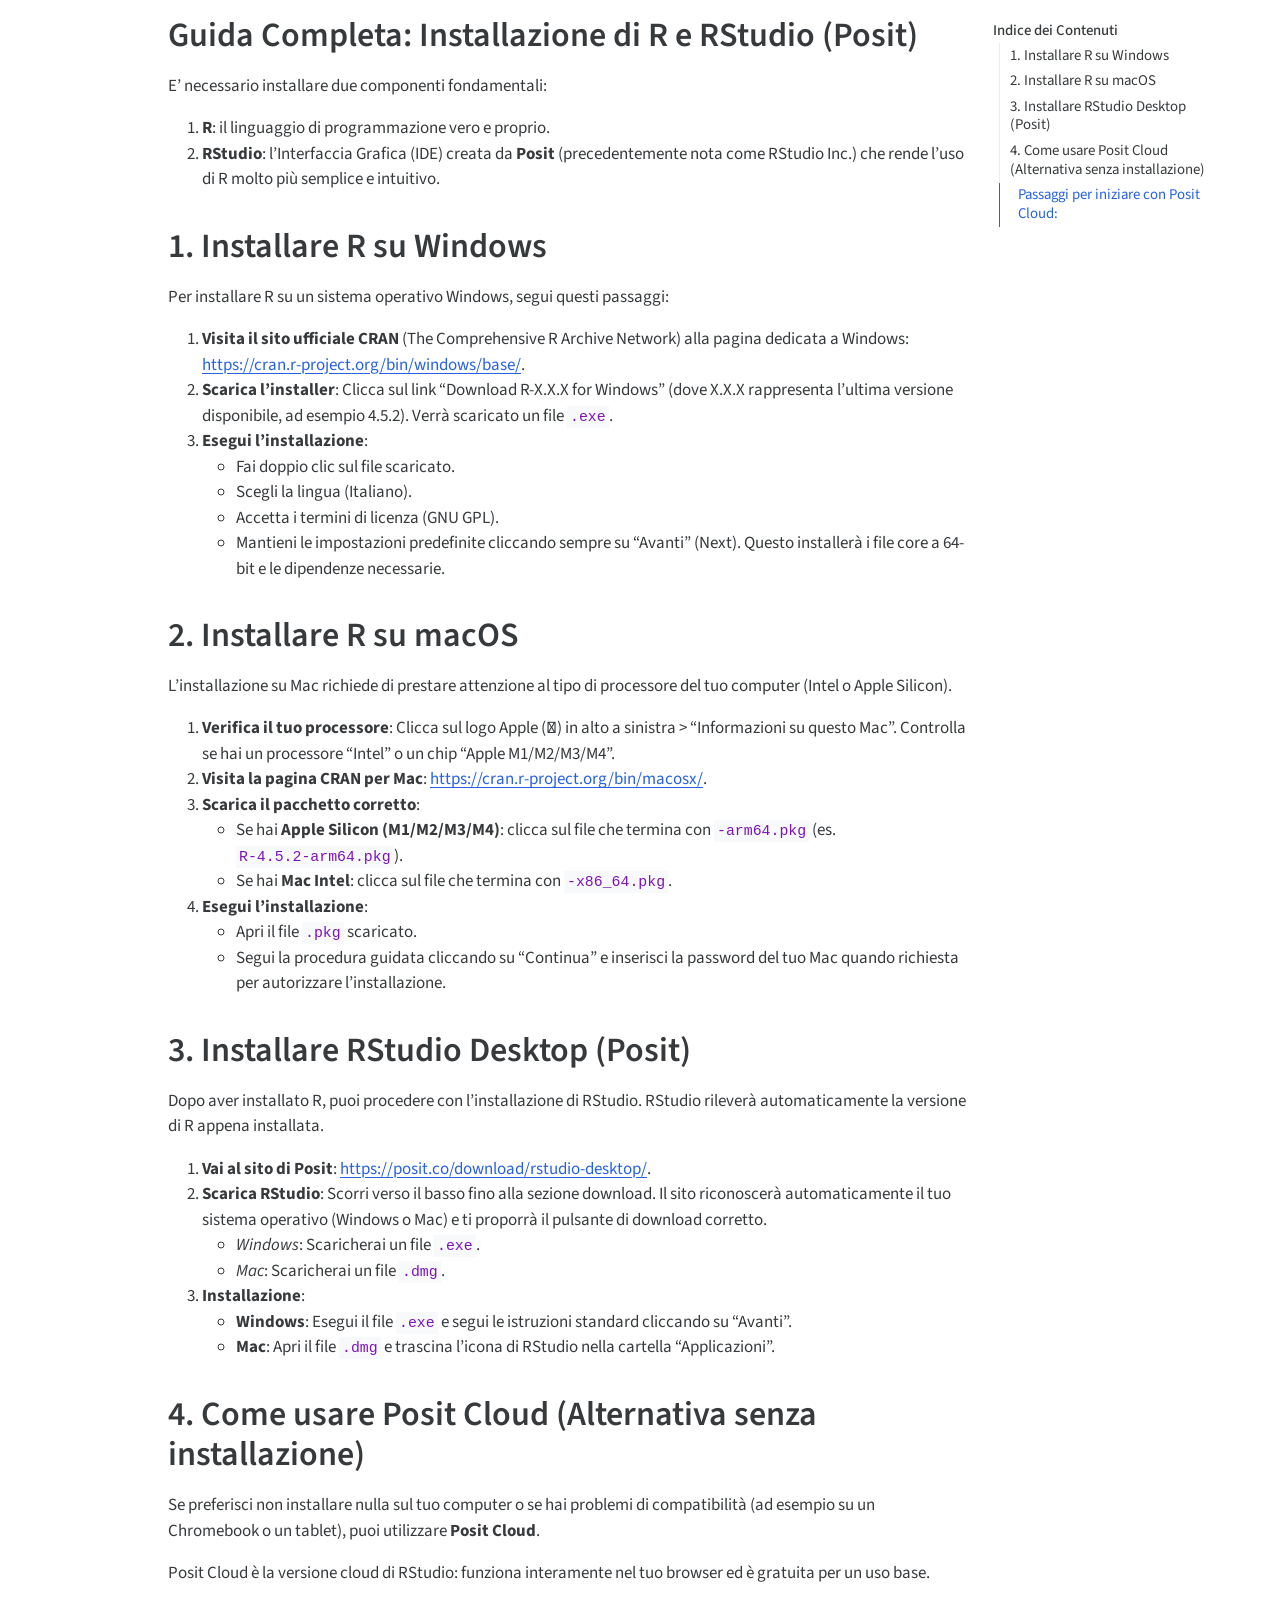
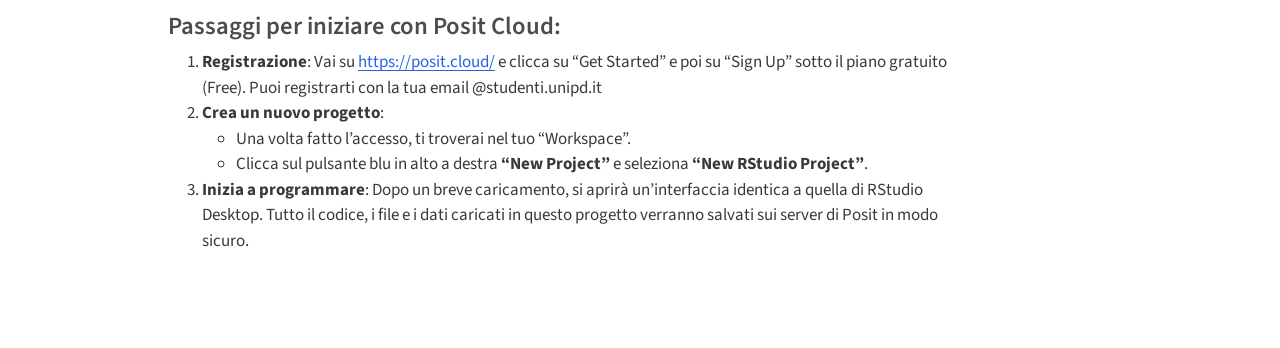
<file: slides/01-IntroR/guida.html>
<!DOCTYPE html>
<html xmlns="http://www.w3.org/1999/xhtml" lang="it" xml:lang="it"><head>

<meta charset="utf-8">
<meta name="generator" content="quarto-1.7.32">

<meta name="viewport" content="width=device-width, initial-scale=1.0, user-scalable=yes">


<title>Guida Completa: Installazione di R e RStudio (Posit)</title>
<style>
code{white-space: pre-wrap;}
span.smallcaps{font-variant: small-caps;}
div.columns{display: flex; gap: min(4vw, 1.5em);}
div.column{flex: auto; overflow-x: auto;}
div.hanging-indent{margin-left: 1.5em; text-indent: -1.5em;}
ul.task-list{list-style: none;}
ul.task-list li input[type="checkbox"] {
  width: 0.8em;
  margin: 0 0.8em 0.2em -1em; /* quarto-specific, see https://github.com/quarto-dev/quarto-cli/issues/4556 */ 
  vertical-align: middle;
}
</style>


<script src="guida_files/libs/clipboard/clipboard.min.js"></script>
<script src="guida_files/libs/quarto-html/quarto.js" type="module"></script>
<script src="guida_files/libs/quarto-html/tabsets/tabsets.js" type="module"></script>
<script src="guida_files/libs/quarto-html/popper.min.js"></script>
<script src="guida_files/libs/quarto-html/tippy.umd.min.js"></script>
<script src="guida_files/libs/quarto-html/anchor.min.js"></script>
<link href="guida_files/libs/quarto-html/tippy.css" rel="stylesheet">
<link href="guida_files/libs/quarto-html/quarto-syntax-highlighting-37eea08aefeeee20ff55810ff984fec1.css" rel="stylesheet" id="quarto-text-highlighting-styles">
<script src="guida_files/libs/bootstrap/bootstrap.min.js"></script>
<link href="guida_files/libs/bootstrap/bootstrap-icons.css" rel="stylesheet">
<link href="guida_files/libs/bootstrap/bootstrap-8a894fcc3cb5e37eb5bf30def131be2f.min.css" rel="stylesheet" append-hash="true" id="quarto-bootstrap" data-mode="light">


</head>

<body class="quarto-light">

<div id="quarto-content" class="page-columns page-rows-contents page-layout-article">
<div id="quarto-margin-sidebar" class="sidebar margin-sidebar">
  <nav id="TOC" role="doc-toc" class="toc-active">
    <h2 id="toc-title">Indice dei Contenuti</h2>
   
  <ul>
  <li><a href="#installare-r-su-windows" id="toc-installare-r-su-windows" class="nav-link active" data-scroll-target="#installare-r-su-windows">1. Installare R su Windows</a></li>
  <li><a href="#installare-r-su-macos" id="toc-installare-r-su-macos" class="nav-link" data-scroll-target="#installare-r-su-macos">2. Installare R su macOS</a></li>
  <li><a href="#installare-rstudio-desktop-posit" id="toc-installare-rstudio-desktop-posit" class="nav-link" data-scroll-target="#installare-rstudio-desktop-posit">3. Installare RStudio Desktop (Posit)</a></li>
  <li><a href="#come-usare-posit-cloud-alternativa-senza-installazione" id="toc-come-usare-posit-cloud-alternativa-senza-installazione" class="nav-link" data-scroll-target="#come-usare-posit-cloud-alternativa-senza-installazione">4. Come usare Posit Cloud (Alternativa senza installazione)</a>
  <ul class="collapse">
  <li><a href="#passaggi-per-iniziare-con-posit-cloud" id="toc-passaggi-per-iniziare-con-posit-cloud" class="nav-link" data-scroll-target="#passaggi-per-iniziare-con-posit-cloud">Passaggi per iniziare con Posit Cloud:</a></li>
  </ul></li>
  </ul>
</nav>
</div>
<main class="content" id="quarto-document-content">

<header id="title-block-header" class="quarto-title-block default">
<div class="quarto-title">
<h1 class="title">Guida Completa: Installazione di R e RStudio (Posit)</h1>
</div>



<div class="quarto-title-meta">

    
  
    
  </div>
  


</header>


<p>E’ necessario installare due componenti fondamentali:</p>
<ol type="1">
<li><strong>R</strong>: il linguaggio di programmazione vero e proprio.</li>
<li><strong>RStudio</strong>: l’Interfaccia Grafica (IDE) creata da <strong>Posit</strong> (precedentemente nota come RStudio Inc.) che rende l’uso di R molto più semplice e intuitivo.</li>
</ol>
<section id="installare-r-su-windows" class="level1">
<h1>1. Installare R su Windows</h1>
<p>Per installare R su un sistema operativo Windows, segui questi passaggi:</p>
<ol type="1">
<li><strong>Visita il sito ufficiale CRAN</strong> (The Comprehensive R Archive Network) alla pagina dedicata a Windows: <a href="https://cran.r-project.org/bin/windows/base/">https://cran.r-project.org/bin/windows/base/</a>.</li>
<li><strong>Scarica l’installer</strong>: Clicca sul link “Download R-X.X.X for Windows” (dove X.X.X rappresenta l’ultima versione disponibile, ad esempio 4.5.2). Verrà scaricato un file <code>.exe</code>.</li>
<li><strong>Esegui l’installazione</strong>:
<ul>
<li>Fai doppio clic sul file scaricato.</li>
<li>Scegli la lingua (Italiano).</li>
<li>Accetta i termini di licenza (GNU GPL).</li>
<li>Mantieni le impostazioni predefinite cliccando sempre su “Avanti” (Next). Questo installerà i file core a 64-bit e le dipendenze necessarie.</li>
</ul></li>
</ol>
</section>
<section id="installare-r-su-macos" class="level1">
<h1>2. Installare R su macOS</h1>
<p>L’installazione su Mac richiede di prestare attenzione al tipo di processore del tuo computer (Intel o Apple Silicon).</p>
<ol type="1">
<li><strong>Verifica il tuo processore</strong>: Clicca sul logo Apple () in alto a sinistra &gt; “Informazioni su questo Mac”. Controlla se hai un processore “Intel” o un chip “Apple M1/M2/M3/M4”.</li>
<li><strong>Visita la pagina CRAN per Mac</strong>: <a href="https://cran.r-project.org/bin/macosx/">https://cran.r-project.org/bin/macosx/</a>.</li>
<li><strong>Scarica il pacchetto corretto</strong>:
<ul>
<li>Se hai <strong>Apple Silicon (M1/M2/M3/M4)</strong>: clicca sul file che termina con <code>-arm64.pkg</code> (es. <code>R-4.5.2-arm64.pkg</code>).</li>
<li>Se hai <strong>Mac Intel</strong>: clicca sul file che termina con <code>-x86_64.pkg</code>.</li>
</ul></li>
<li><strong>Esegui l’installazione</strong>:
<ul>
<li>Apri il file <code>.pkg</code> scaricato.</li>
<li>Segui la procedura guidata cliccando su “Continua” e inserisci la password del tuo Mac quando richiesta per autorizzare l’installazione.</li>
</ul></li>
</ol>
</section>
<section id="installare-rstudio-desktop-posit" class="level1">
<h1>3. Installare RStudio Desktop (Posit)</h1>
<p>Dopo aver installato R, puoi procedere con l’installazione di RStudio. RStudio rileverà automaticamente la versione di R appena installata.</p>
<ol type="1">
<li><strong>Vai al sito di Posit</strong>: <a href="https://posit.co/download/rstudio-desktop/">https://posit.co/download/rstudio-desktop/</a>.</li>
<li><strong>Scarica RStudio</strong>: Scorri verso il basso fino alla sezione download. Il sito riconoscerà automaticamente il tuo sistema operativo (Windows o Mac) e ti proporrà il pulsante di download corretto.
<ul>
<li><em>Windows</em>: Scaricherai un file <code>.exe</code>.</li>
<li><em>Mac</em>: Scaricherai un file <code>.dmg</code>.</li>
</ul></li>
<li><strong>Installazione</strong>:
<ul>
<li><strong>Windows</strong>: Esegui il file <code>.exe</code> e segui le istruzioni standard cliccando su “Avanti”.</li>
<li><strong>Mac</strong>: Apri il file <code>.dmg</code> e trascina l’icona di RStudio nella cartella “Applicazioni”.</li>
</ul></li>
</ol>
</section>
<section id="come-usare-posit-cloud-alternativa-senza-installazione" class="level1">
<h1>4. Come usare Posit Cloud (Alternativa senza installazione)</h1>
<p>Se preferisci non installare nulla sul tuo computer o se hai problemi di compatibilità (ad esempio su un Chromebook o un tablet), puoi utilizzare <strong>Posit Cloud</strong>.</p>
<p>Posit Cloud è la versione cloud di RStudio: funziona interamente nel tuo browser ed è gratuita per un uso base.</p>
<section id="passaggi-per-iniziare-con-posit-cloud" class="level3">
<h3 class="anchored" data-anchor-id="passaggi-per-iniziare-con-posit-cloud">Passaggi per iniziare con Posit Cloud:</h3>
<ol type="1">
<li><strong>Registrazione</strong>: Vai su <a href="https://posit.cloud/">https://posit.cloud/</a> e clicca su “Get Started” e poi su “Sign Up” sotto il piano gratuito (Free). Puoi registrarti con la tua email <span class="citation" data-cites="studenti.unipd.it">@studenti.unipd.it</span></li>
<li><strong>Crea un nuovo progetto</strong>:
<ul>
<li>Una volta fatto l’accesso, ti troverai nel tuo “Workspace”.</li>
<li>Clicca sul pulsante blu in alto a destra <strong>“New Project”</strong> e seleziona <strong>“New RStudio Project”</strong>.</li>
</ul></li>
<li><strong>Inizia a programmare</strong>: Dopo un breve caricamento, si aprirà un’interfaccia identica a quella di RStudio Desktop. Tutto il codice, i file e i dati caricati in questo progetto verranno salvati sui server di Posit in modo sicuro.</li>
</ol>
</section>
</section>

</main>
<!-- /main column -->
<script id="quarto-html-after-body" type="application/javascript">
  window.document.addEventListener("DOMContentLoaded", function (event) {
    const icon = "";
    const anchorJS = new window.AnchorJS();
    anchorJS.options = {
      placement: 'right',
      icon: icon
    };
    anchorJS.add('.anchored');
    const isCodeAnnotation = (el) => {
      for (const clz of el.classList) {
        if (clz.startsWith('code-annotation-')) {                     
          return true;
        }
      }
      return false;
    }
    const onCopySuccess = function(e) {
      // button target
      const button = e.trigger;
      // don't keep focus
      button.blur();
      // flash "checked"
      button.classList.add('code-copy-button-checked');
      var currentTitle = button.getAttribute("title");
      button.setAttribute("title", "Copiato!");
      let tooltip;
      if (window.bootstrap) {
        button.setAttribute("data-bs-toggle", "tooltip");
        button.setAttribute("data-bs-placement", "left");
        button.setAttribute("data-bs-title", "Copiato!");
        tooltip = new bootstrap.Tooltip(button, 
          { trigger: "manual", 
            customClass: "code-copy-button-tooltip",
            offset: [0, -8]});
        tooltip.show();    
      }
      setTimeout(function() {
        if (tooltip) {
          tooltip.hide();
          button.removeAttribute("data-bs-title");
          button.removeAttribute("data-bs-toggle");
          button.removeAttribute("data-bs-placement");
        }
        button.setAttribute("title", currentTitle);
        button.classList.remove('code-copy-button-checked');
      }, 1000);
      // clear code selection
      e.clearSelection();
    }
    const getTextToCopy = function(trigger) {
        const codeEl = trigger.previousElementSibling.cloneNode(true);
        for (const childEl of codeEl.children) {
          if (isCodeAnnotation(childEl)) {
            childEl.remove();
          }
        }
        return codeEl.innerText;
    }
    const clipboard = new window.ClipboardJS('.code-copy-button:not([data-in-quarto-modal])', {
      text: getTextToCopy
    });
    clipboard.on('success', onCopySuccess);
    if (window.document.getElementById('quarto-embedded-source-code-modal')) {
      const clipboardModal = new window.ClipboardJS('.code-copy-button[data-in-quarto-modal]', {
        text: getTextToCopy,
        container: window.document.getElementById('quarto-embedded-source-code-modal')
      });
      clipboardModal.on('success', onCopySuccess);
    }
      var localhostRegex = new RegExp(/^(?:http|https):\/\/localhost\:?[0-9]*\//);
      var mailtoRegex = new RegExp(/^mailto:/);
        var filterRegex = new RegExp('/' + window.location.host + '/');
      var isInternal = (href) => {
          return filterRegex.test(href) || localhostRegex.test(href) || mailtoRegex.test(href);
      }
      // Inspect non-navigation links and adorn them if external
     var links = window.document.querySelectorAll('a[href]:not(.nav-link):not(.navbar-brand):not(.toc-action):not(.sidebar-link):not(.sidebar-item-toggle):not(.pagination-link):not(.no-external):not([aria-hidden]):not(.dropdown-item):not(.quarto-navigation-tool):not(.about-link)');
      for (var i=0; i<links.length; i++) {
        const link = links[i];
        if (!isInternal(link.href)) {
          // undo the damage that might have been done by quarto-nav.js in the case of
          // links that we want to consider external
          if (link.dataset.originalHref !== undefined) {
            link.href = link.dataset.originalHref;
          }
        }
      }
    function tippyHover(el, contentFn, onTriggerFn, onUntriggerFn) {
      const config = {
        allowHTML: true,
        maxWidth: 500,
        delay: 100,
        arrow: false,
        appendTo: function(el) {
            return el.parentElement;
        },
        interactive: true,
        interactiveBorder: 10,
        theme: 'quarto',
        placement: 'bottom-start',
      };
      if (contentFn) {
        config.content = contentFn;
      }
      if (onTriggerFn) {
        config.onTrigger = onTriggerFn;
      }
      if (onUntriggerFn) {
        config.onUntrigger = onUntriggerFn;
      }
      window.tippy(el, config); 
    }
    const noterefs = window.document.querySelectorAll('a[role="doc-noteref"]');
    for (var i=0; i<noterefs.length; i++) {
      const ref = noterefs[i];
      tippyHover(ref, function() {
        // use id or data attribute instead here
        let href = ref.getAttribute('data-footnote-href') || ref.getAttribute('href');
        try { href = new URL(href).hash; } catch {}
        const id = href.replace(/^#\/?/, "");
        const note = window.document.getElementById(id);
        if (note) {
          return note.innerHTML;
        } else {
          return "";
        }
      });
    }
    const xrefs = window.document.querySelectorAll('a.quarto-xref');
    const processXRef = (id, note) => {
      // Strip column container classes
      const stripColumnClz = (el) => {
        el.classList.remove("page-full", "page-columns");
        if (el.children) {
          for (const child of el.children) {
            stripColumnClz(child);
          }
        }
      }
      stripColumnClz(note)
      if (id === null || id.startsWith('sec-')) {
        // Special case sections, only their first couple elements
        const container = document.createElement("div");
        if (note.children && note.children.length > 2) {
          container.appendChild(note.children[0].cloneNode(true));
          for (let i = 1; i < note.children.length; i++) {
            const child = note.children[i];
            if (child.tagName === "P" && child.innerText === "") {
              continue;
            } else {
              container.appendChild(child.cloneNode(true));
              break;
            }
          }
          if (window.Quarto?.typesetMath) {
            window.Quarto.typesetMath(container);
          }
          return container.innerHTML
        } else {
          if (window.Quarto?.typesetMath) {
            window.Quarto.typesetMath(note);
          }
          return note.innerHTML;
        }
      } else {
        // Remove any anchor links if they are present
        const anchorLink = note.querySelector('a.anchorjs-link');
        if (anchorLink) {
          anchorLink.remove();
        }
        if (window.Quarto?.typesetMath) {
          window.Quarto.typesetMath(note);
        }
        if (note.classList.contains("callout")) {
          return note.outerHTML;
        } else {
          return note.innerHTML;
        }
      }
    }
    for (var i=0; i<xrefs.length; i++) {
      const xref = xrefs[i];
      tippyHover(xref, undefined, function(instance) {
        instance.disable();
        let url = xref.getAttribute('href');
        let hash = undefined; 
        if (url.startsWith('#')) {
          hash = url;
        } else {
          try { hash = new URL(url).hash; } catch {}
        }
        if (hash) {
          const id = hash.replace(/^#\/?/, "");
          const note = window.document.getElementById(id);
          if (note !== null) {
            try {
              const html = processXRef(id, note.cloneNode(true));
              instance.setContent(html);
            } finally {
              instance.enable();
              instance.show();
            }
          } else {
            // See if we can fetch this
            fetch(url.split('#')[0])
            .then(res => res.text())
            .then(html => {
              const parser = new DOMParser();
              const htmlDoc = parser.parseFromString(html, "text/html");
              const note = htmlDoc.getElementById(id);
              if (note !== null) {
                const html = processXRef(id, note);
                instance.setContent(html);
              } 
            }).finally(() => {
              instance.enable();
              instance.show();
            });
          }
        } else {
          // See if we can fetch a full url (with no hash to target)
          // This is a special case and we should probably do some content thinning / targeting
          fetch(url)
          .then(res => res.text())
          .then(html => {
            const parser = new DOMParser();
            const htmlDoc = parser.parseFromString(html, "text/html");
            const note = htmlDoc.querySelector('main.content');
            if (note !== null) {
              // This should only happen for chapter cross references
              // (since there is no id in the URL)
              // remove the first header
              if (note.children.length > 0 && note.children[0].tagName === "HEADER") {
                note.children[0].remove();
              }
              const html = processXRef(null, note);
              instance.setContent(html);
            } 
          }).finally(() => {
            instance.enable();
            instance.show();
          });
        }
      }, function(instance) {
      });
    }
        let selectedAnnoteEl;
        const selectorForAnnotation = ( cell, annotation) => {
          let cellAttr = 'data-code-cell="' + cell + '"';
          let lineAttr = 'data-code-annotation="' +  annotation + '"';
          const selector = 'span[' + cellAttr + '][' + lineAttr + ']';
          return selector;
        }
        const selectCodeLines = (annoteEl) => {
          const doc = window.document;
          const targetCell = annoteEl.getAttribute("data-target-cell");
          const targetAnnotation = annoteEl.getAttribute("data-target-annotation");
          const annoteSpan = window.document.querySelector(selectorForAnnotation(targetCell, targetAnnotation));
          const lines = annoteSpan.getAttribute("data-code-lines").split(",");
          const lineIds = lines.map((line) => {
            return targetCell + "-" + line;
          })
          let top = null;
          let height = null;
          let parent = null;
          if (lineIds.length > 0) {
              //compute the position of the single el (top and bottom and make a div)
              const el = window.document.getElementById(lineIds[0]);
              top = el.offsetTop;
              height = el.offsetHeight;
              parent = el.parentElement.parentElement;
            if (lineIds.length > 1) {
              const lastEl = window.document.getElementById(lineIds[lineIds.length - 1]);
              const bottom = lastEl.offsetTop + lastEl.offsetHeight;
              height = bottom - top;
            }
            if (top !== null && height !== null && parent !== null) {
              // cook up a div (if necessary) and position it 
              let div = window.document.getElementById("code-annotation-line-highlight");
              if (div === null) {
                div = window.document.createElement("div");
                div.setAttribute("id", "code-annotation-line-highlight");
                div.style.position = 'absolute';
                parent.appendChild(div);
              }
              div.style.top = top - 2 + "px";
              div.style.height = height + 4 + "px";
              div.style.left = 0;
              let gutterDiv = window.document.getElementById("code-annotation-line-highlight-gutter");
              if (gutterDiv === null) {
                gutterDiv = window.document.createElement("div");
                gutterDiv.setAttribute("id", "code-annotation-line-highlight-gutter");
                gutterDiv.style.position = 'absolute';
                const codeCell = window.document.getElementById(targetCell);
                const gutter = codeCell.querySelector('.code-annotation-gutter');
                gutter.appendChild(gutterDiv);
              }
              gutterDiv.style.top = top - 2 + "px";
              gutterDiv.style.height = height + 4 + "px";
            }
            selectedAnnoteEl = annoteEl;
          }
        };
        const unselectCodeLines = () => {
          const elementsIds = ["code-annotation-line-highlight", "code-annotation-line-highlight-gutter"];
          elementsIds.forEach((elId) => {
            const div = window.document.getElementById(elId);
            if (div) {
              div.remove();
            }
          });
          selectedAnnoteEl = undefined;
        };
          // Handle positioning of the toggle
      window.addEventListener(
        "resize",
        throttle(() => {
          elRect = undefined;
          if (selectedAnnoteEl) {
            selectCodeLines(selectedAnnoteEl);
          }
        }, 10)
      );
      function throttle(fn, ms) {
      let throttle = false;
      let timer;
        return (...args) => {
          if(!throttle) { // first call gets through
              fn.apply(this, args);
              throttle = true;
          } else { // all the others get throttled
              if(timer) clearTimeout(timer); // cancel #2
              timer = setTimeout(() => {
                fn.apply(this, args);
                timer = throttle = false;
              }, ms);
          }
        };
      }
        // Attach click handler to the DT
        const annoteDls = window.document.querySelectorAll('dt[data-target-cell]');
        for (const annoteDlNode of annoteDls) {
          annoteDlNode.addEventListener('click', (event) => {
            const clickedEl = event.target;
            if (clickedEl !== selectedAnnoteEl) {
              unselectCodeLines();
              const activeEl = window.document.querySelector('dt[data-target-cell].code-annotation-active');
              if (activeEl) {
                activeEl.classList.remove('code-annotation-active');
              }
              selectCodeLines(clickedEl);
              clickedEl.classList.add('code-annotation-active');
            } else {
              // Unselect the line
              unselectCodeLines();
              clickedEl.classList.remove('code-annotation-active');
            }
          });
        }
    const findCites = (el) => {
      const parentEl = el.parentElement;
      if (parentEl) {
        const cites = parentEl.dataset.cites;
        if (cites) {
          return {
            el,
            cites: cites.split(' ')
          };
        } else {
          return findCites(el.parentElement)
        }
      } else {
        return undefined;
      }
    };
    var bibliorefs = window.document.querySelectorAll('a[role="doc-biblioref"]');
    for (var i=0; i<bibliorefs.length; i++) {
      const ref = bibliorefs[i];
      const citeInfo = findCites(ref);
      if (citeInfo) {
        tippyHover(citeInfo.el, function() {
          var popup = window.document.createElement('div');
          citeInfo.cites.forEach(function(cite) {
            var citeDiv = window.document.createElement('div');
            citeDiv.classList.add('hanging-indent');
            citeDiv.classList.add('csl-entry');
            var biblioDiv = window.document.getElementById('ref-' + cite);
            if (biblioDiv) {
              citeDiv.innerHTML = biblioDiv.innerHTML;
            }
            popup.appendChild(citeDiv);
          });
          return popup.innerHTML;
        });
      }
    }
  });
  </script>
</div> <!-- /content -->




</body></html>
</file>
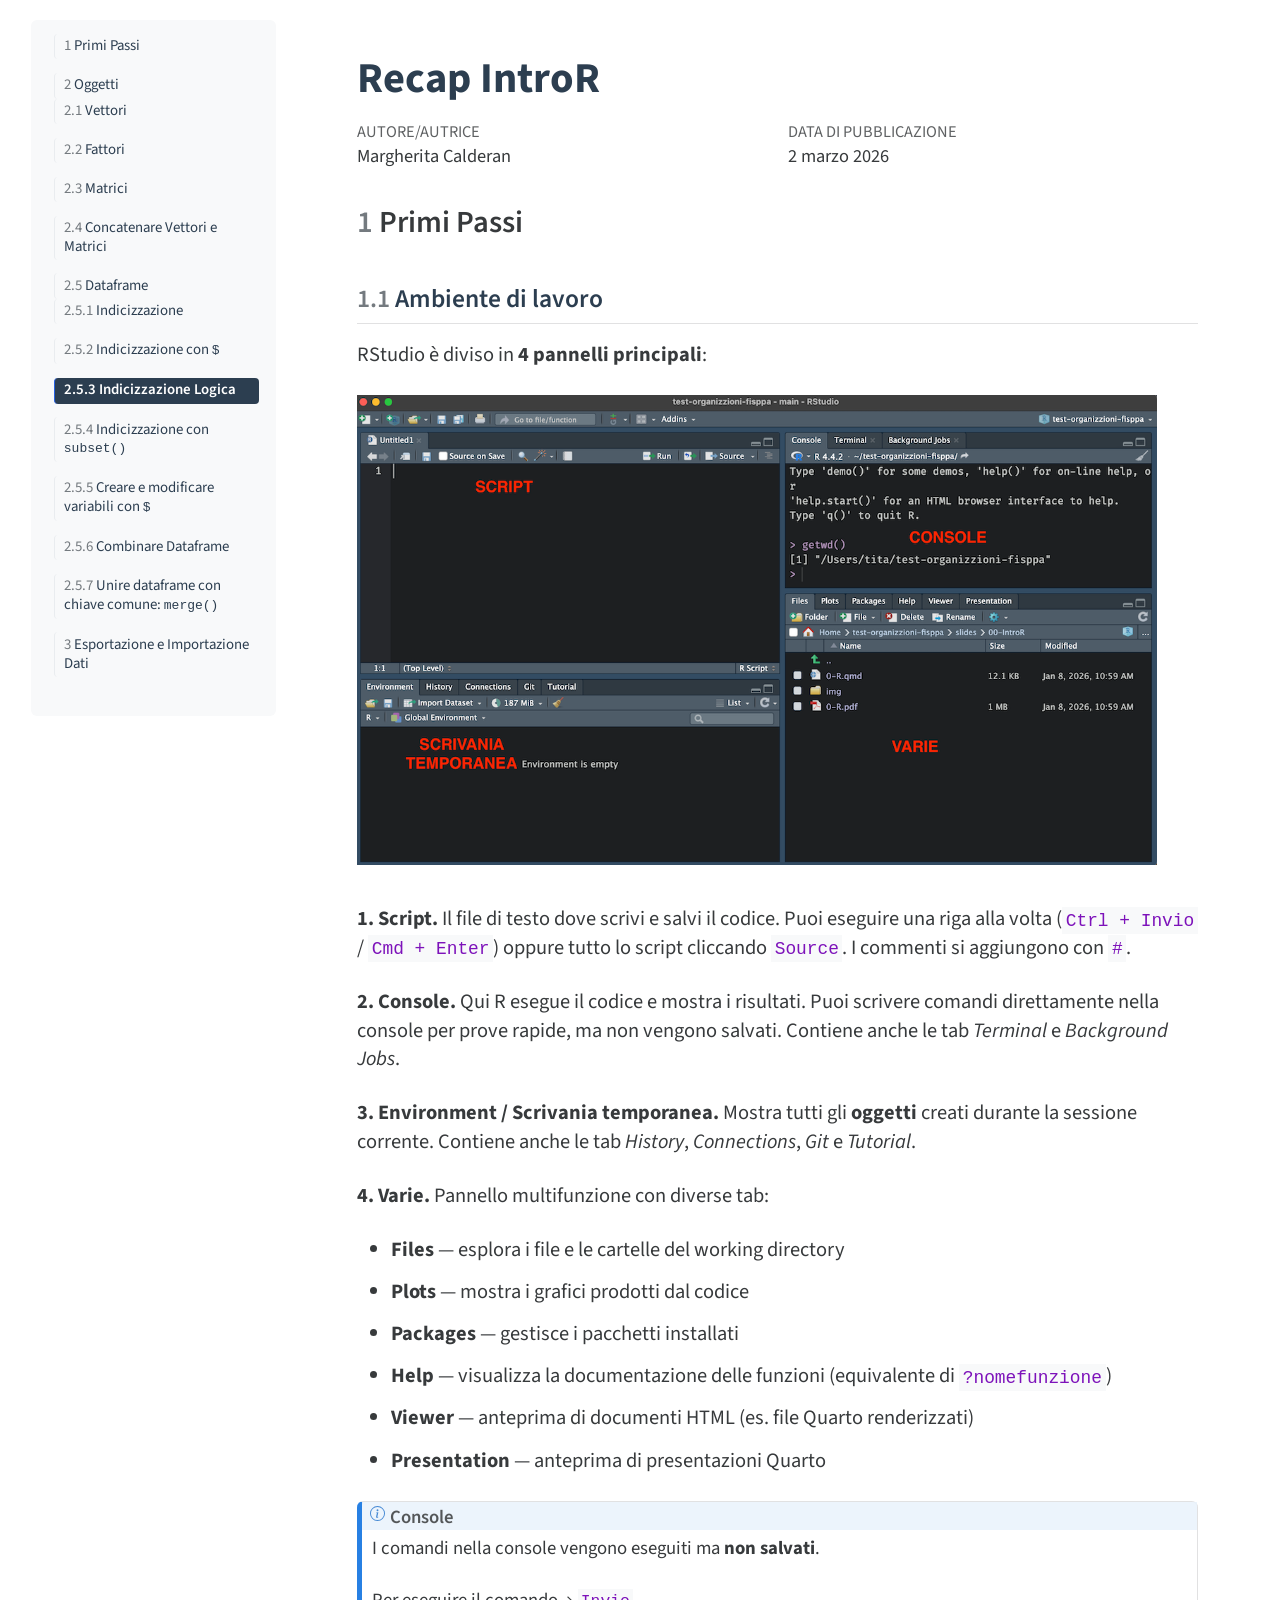
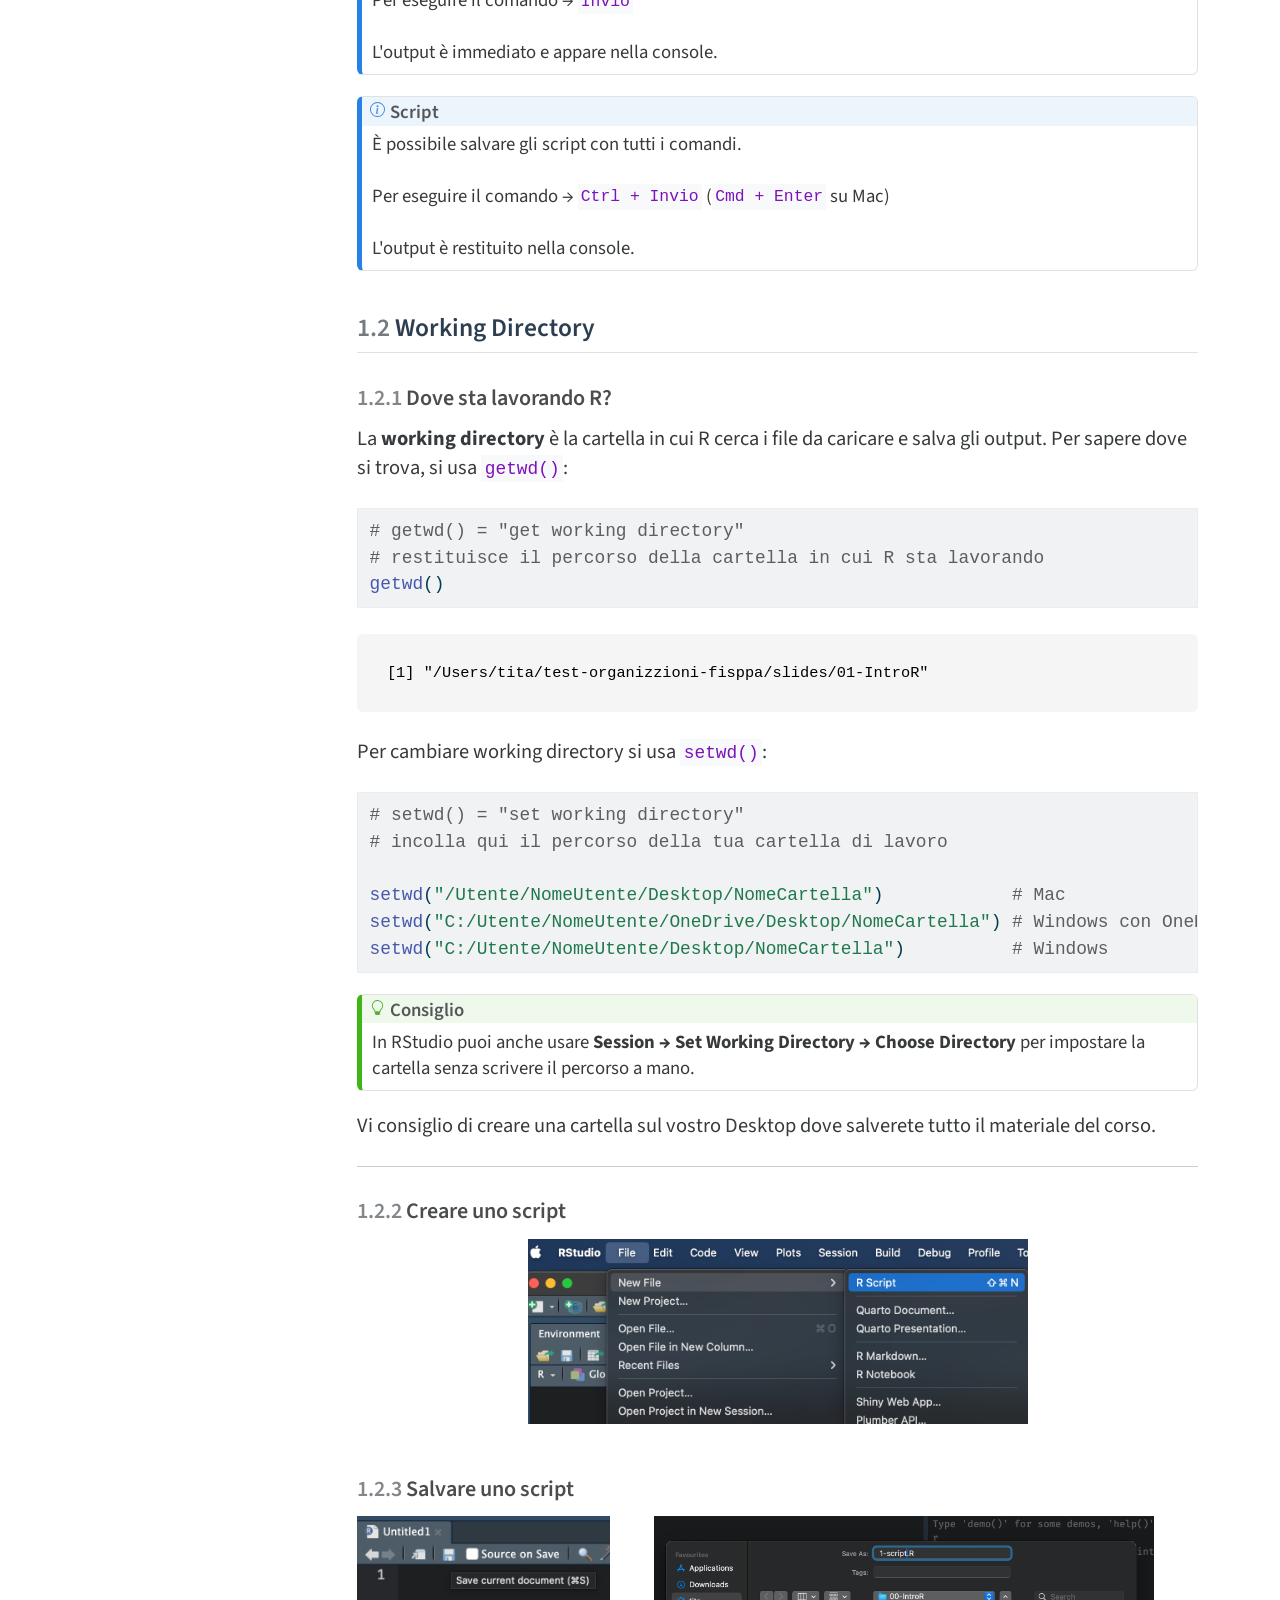
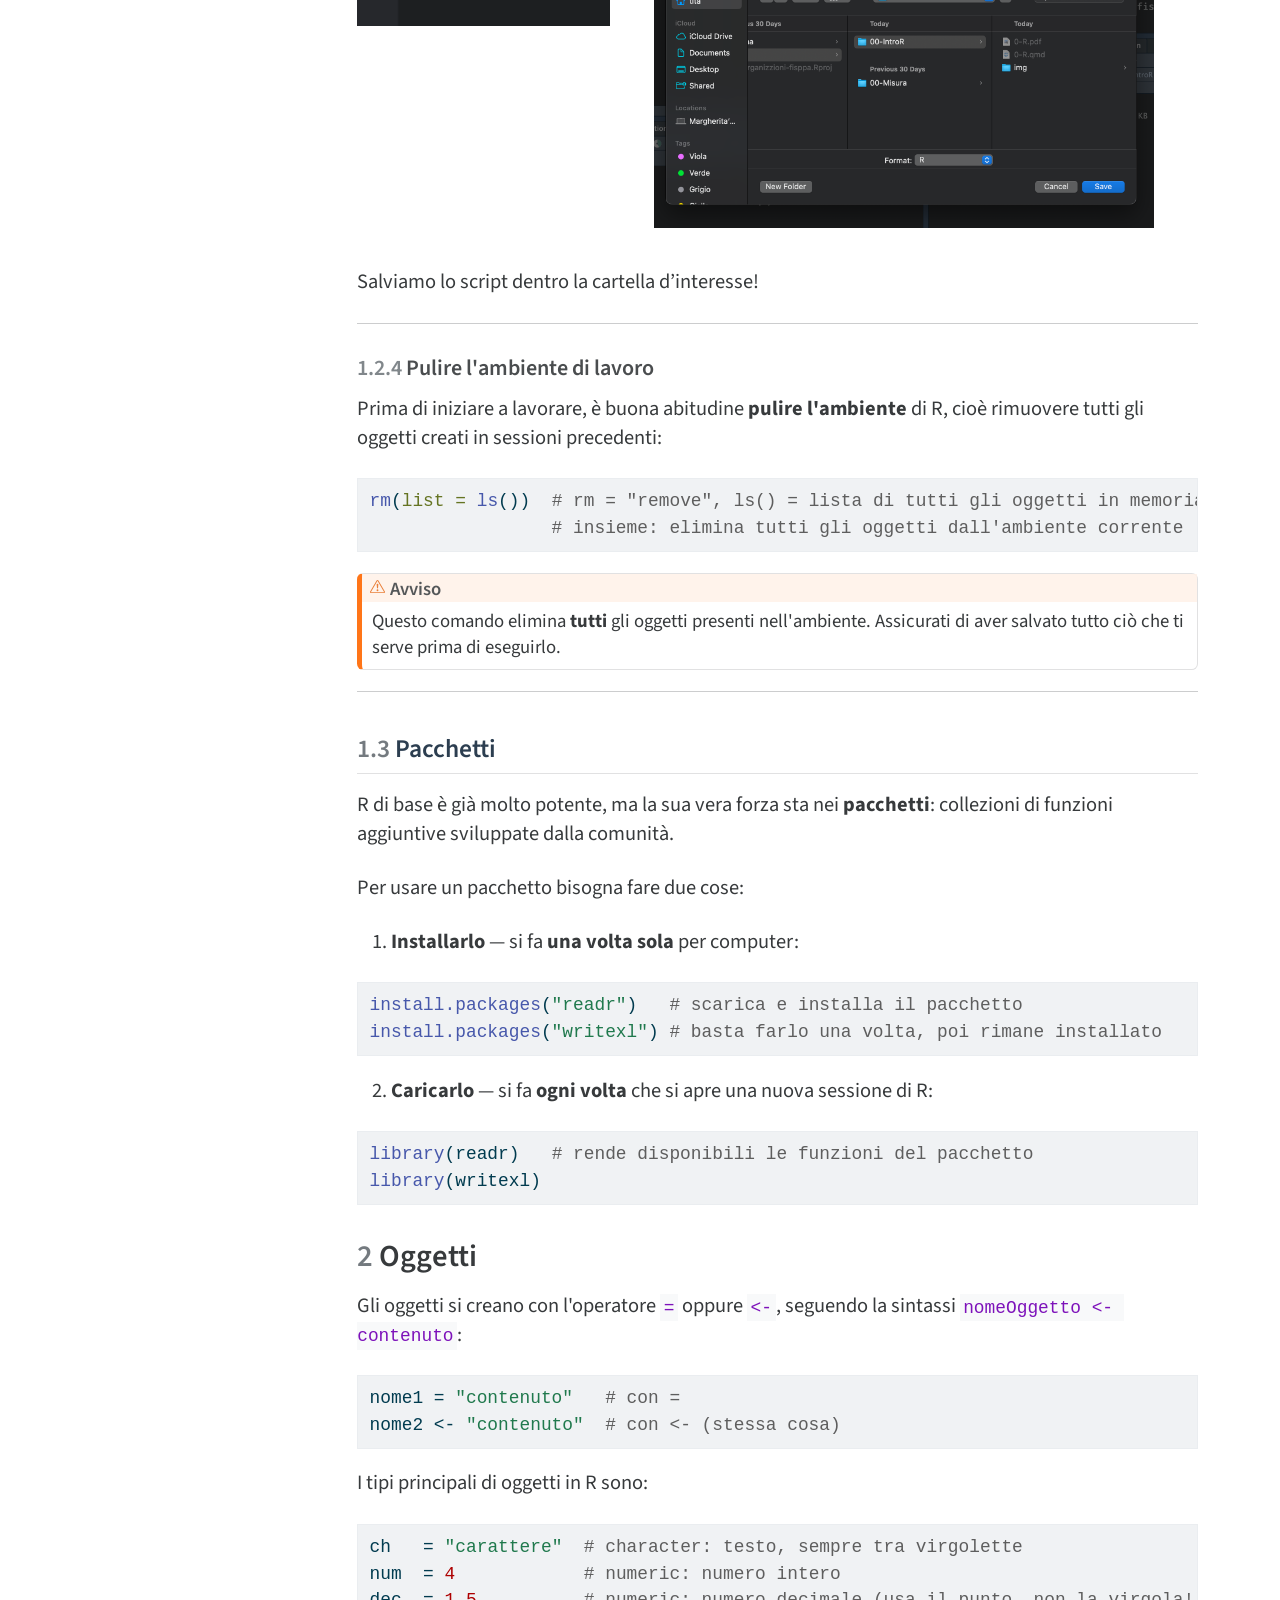
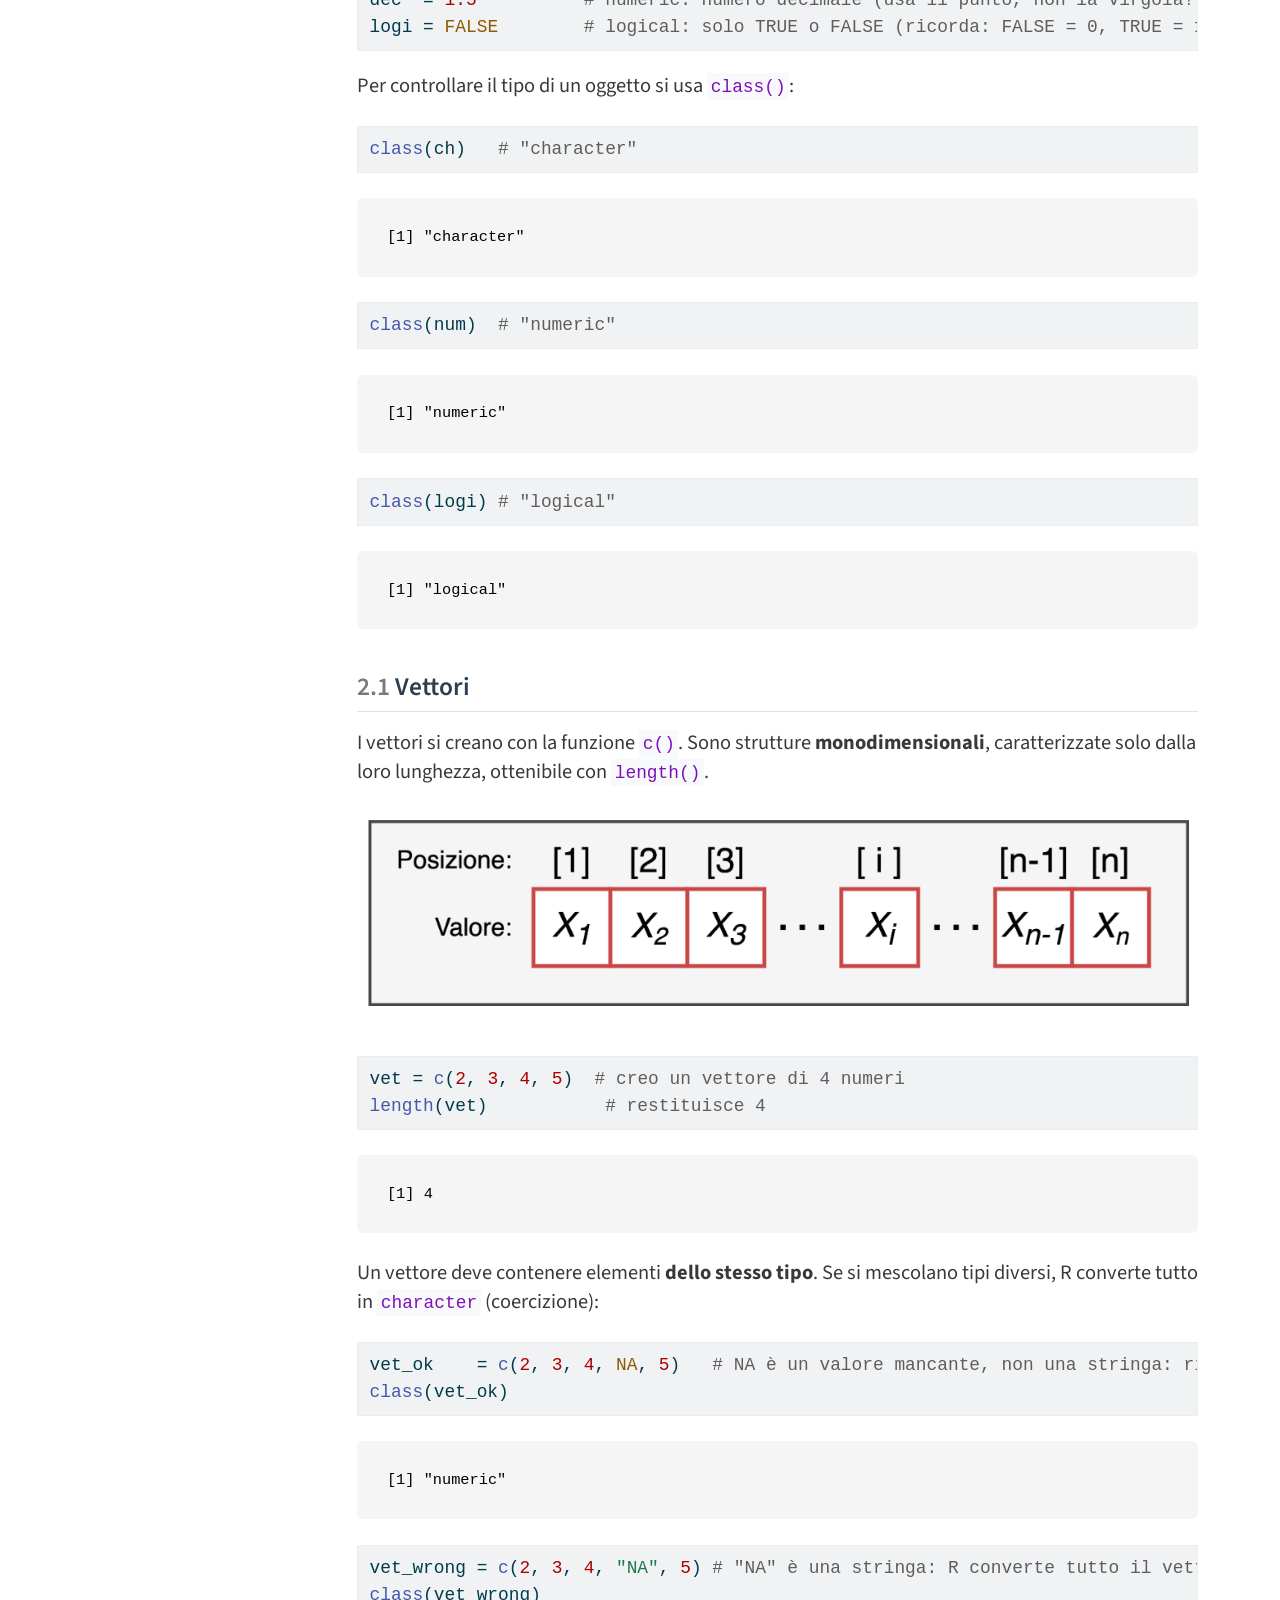
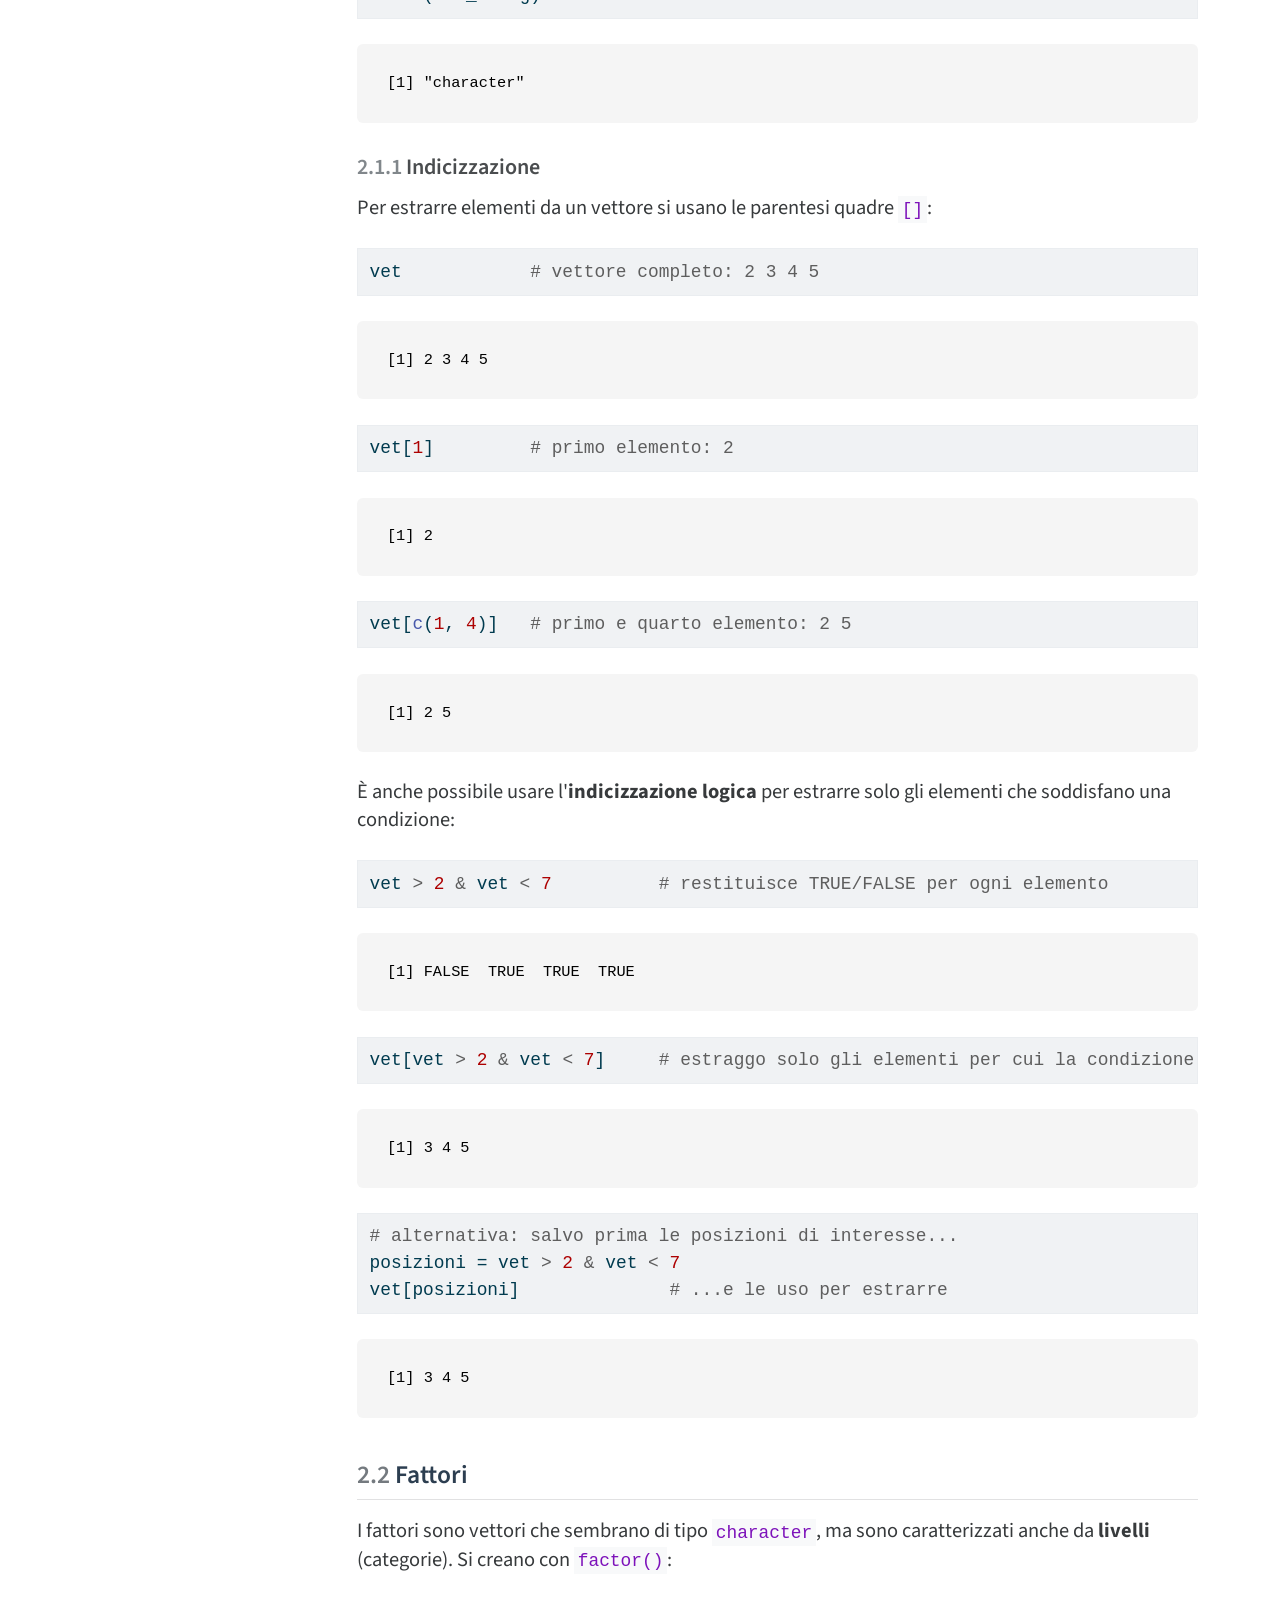
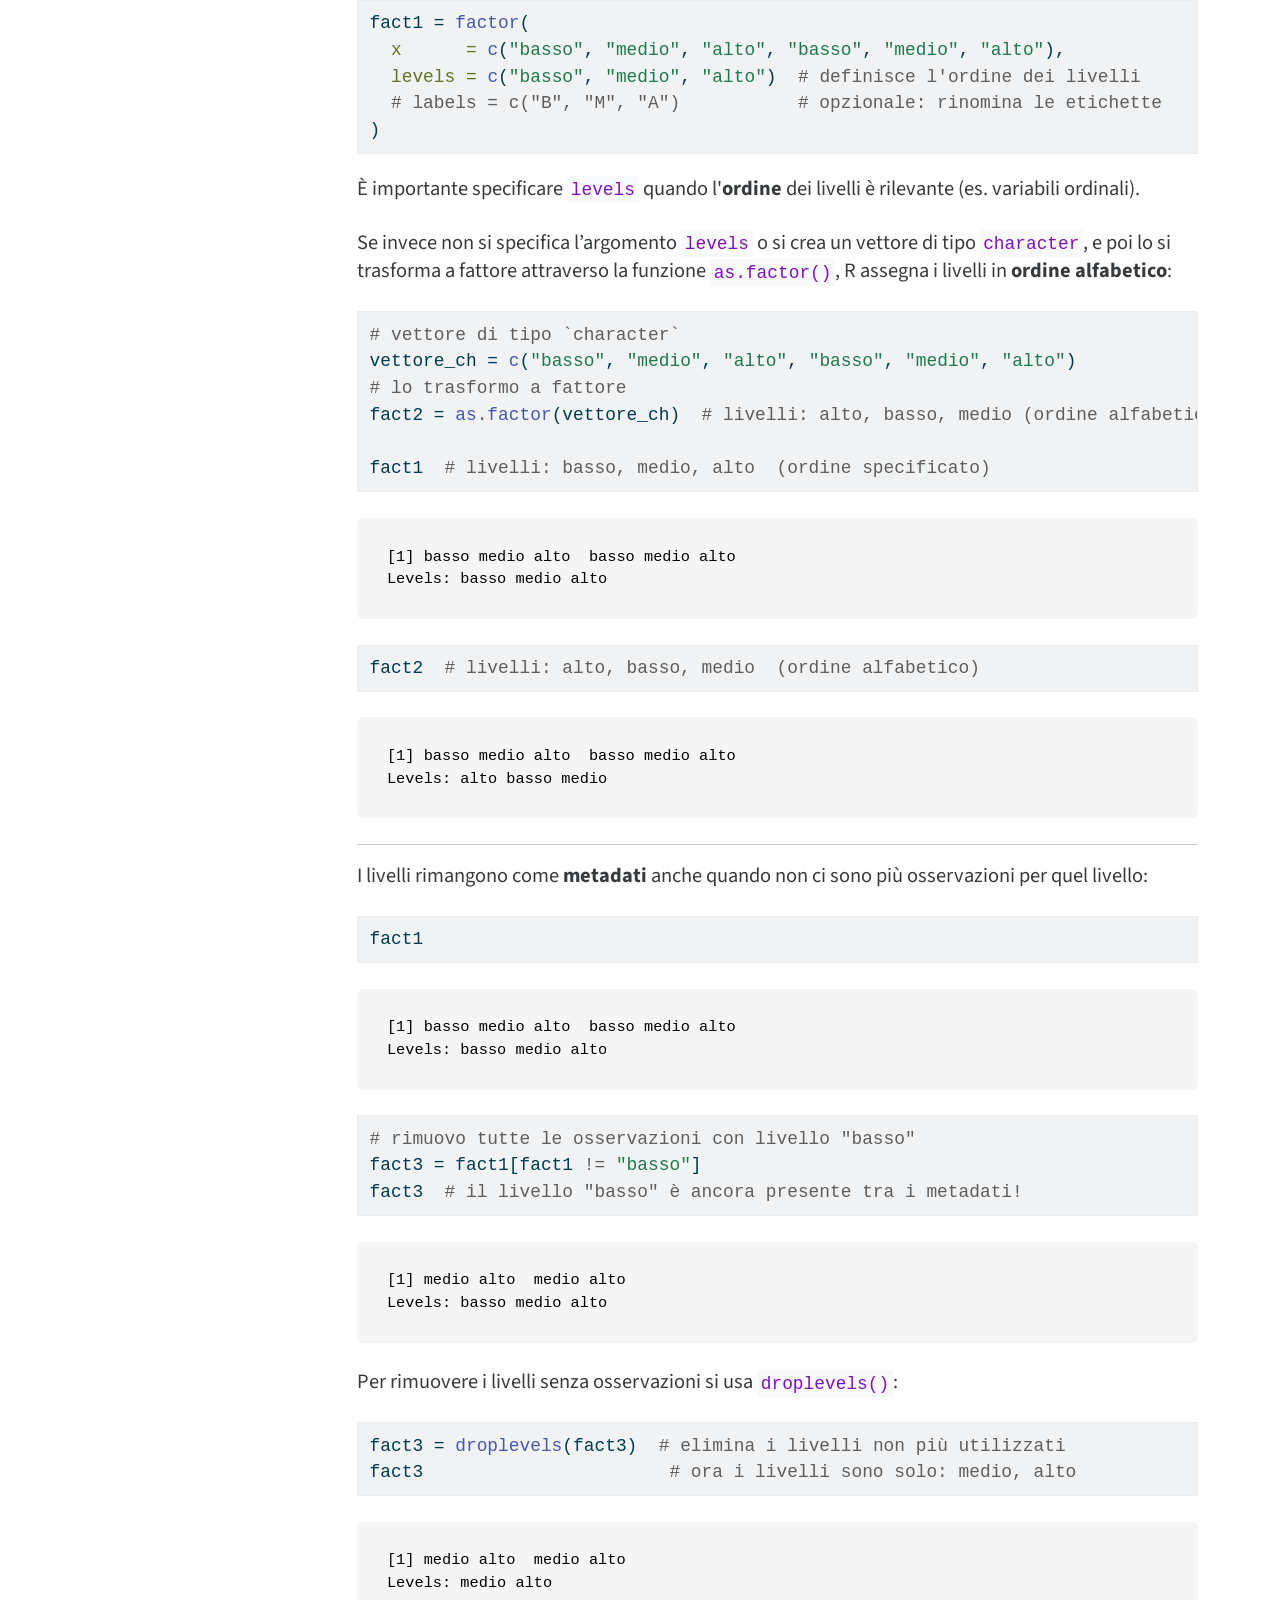
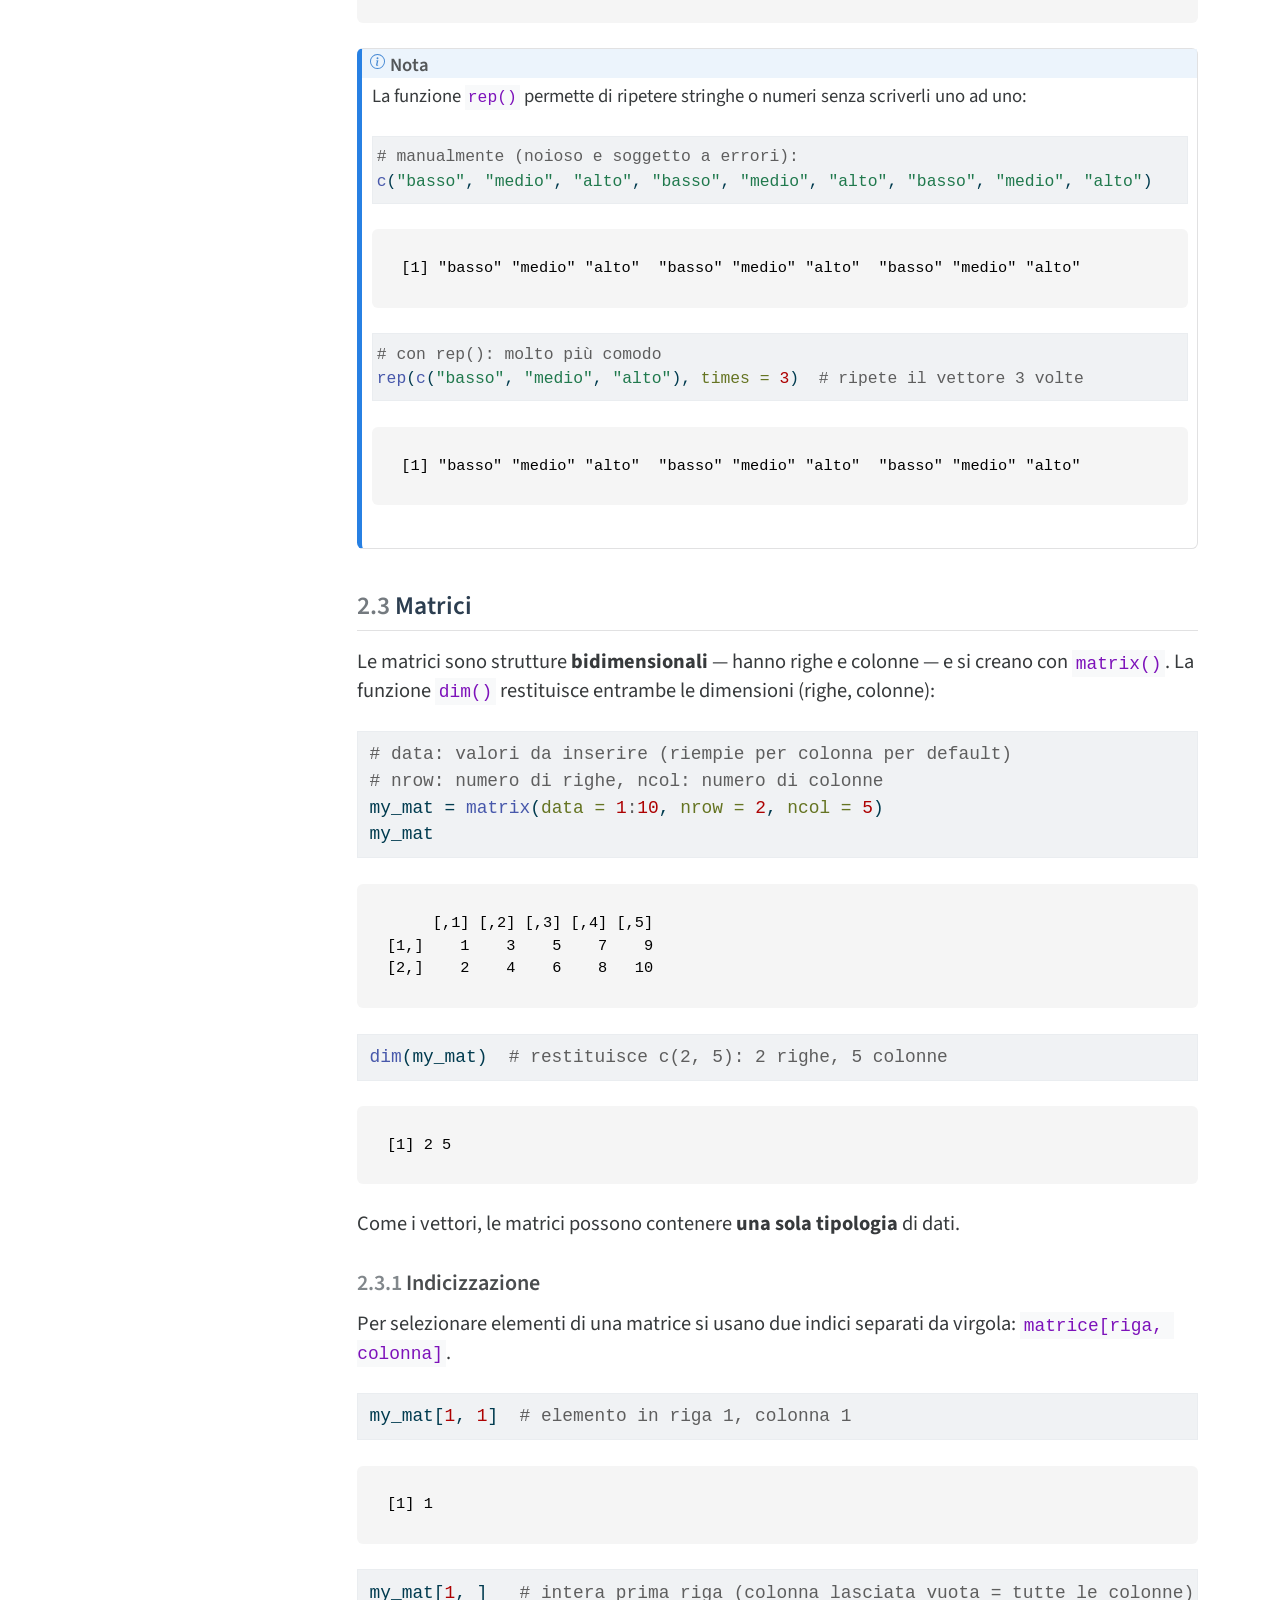
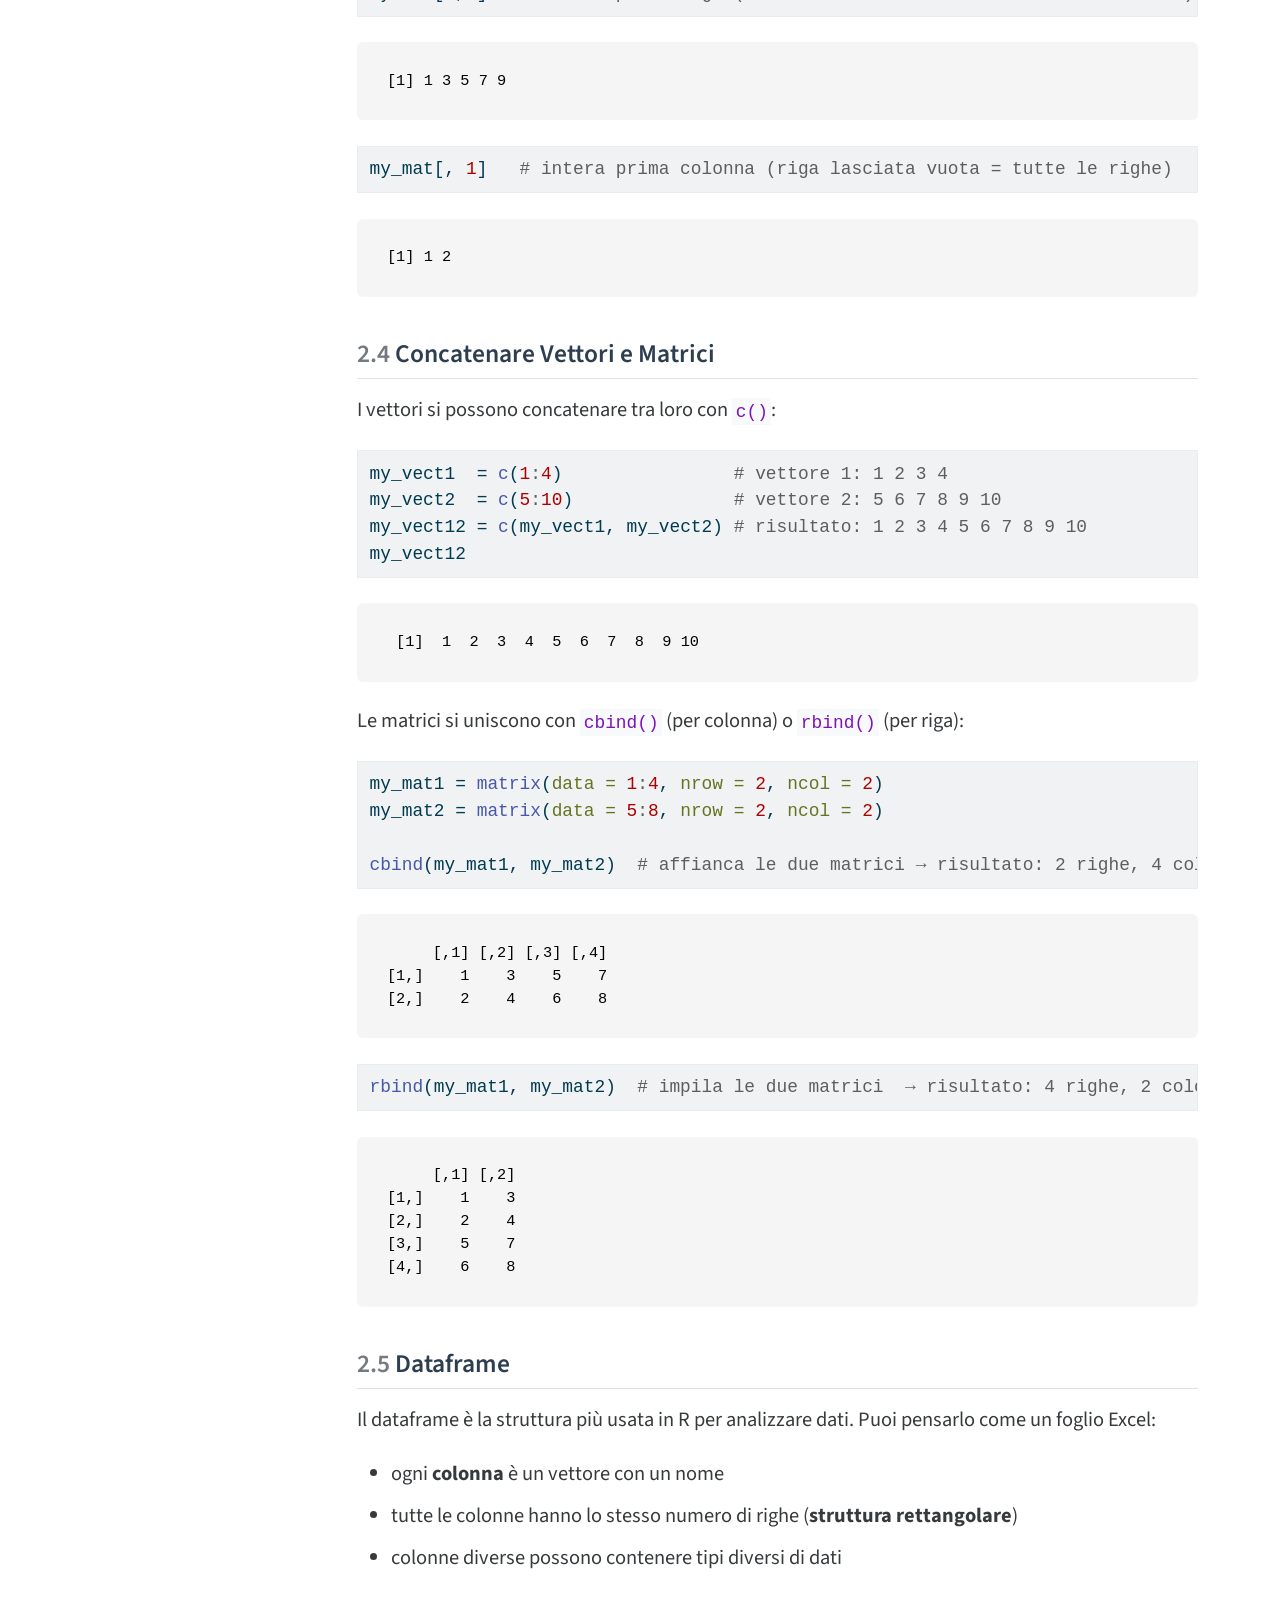
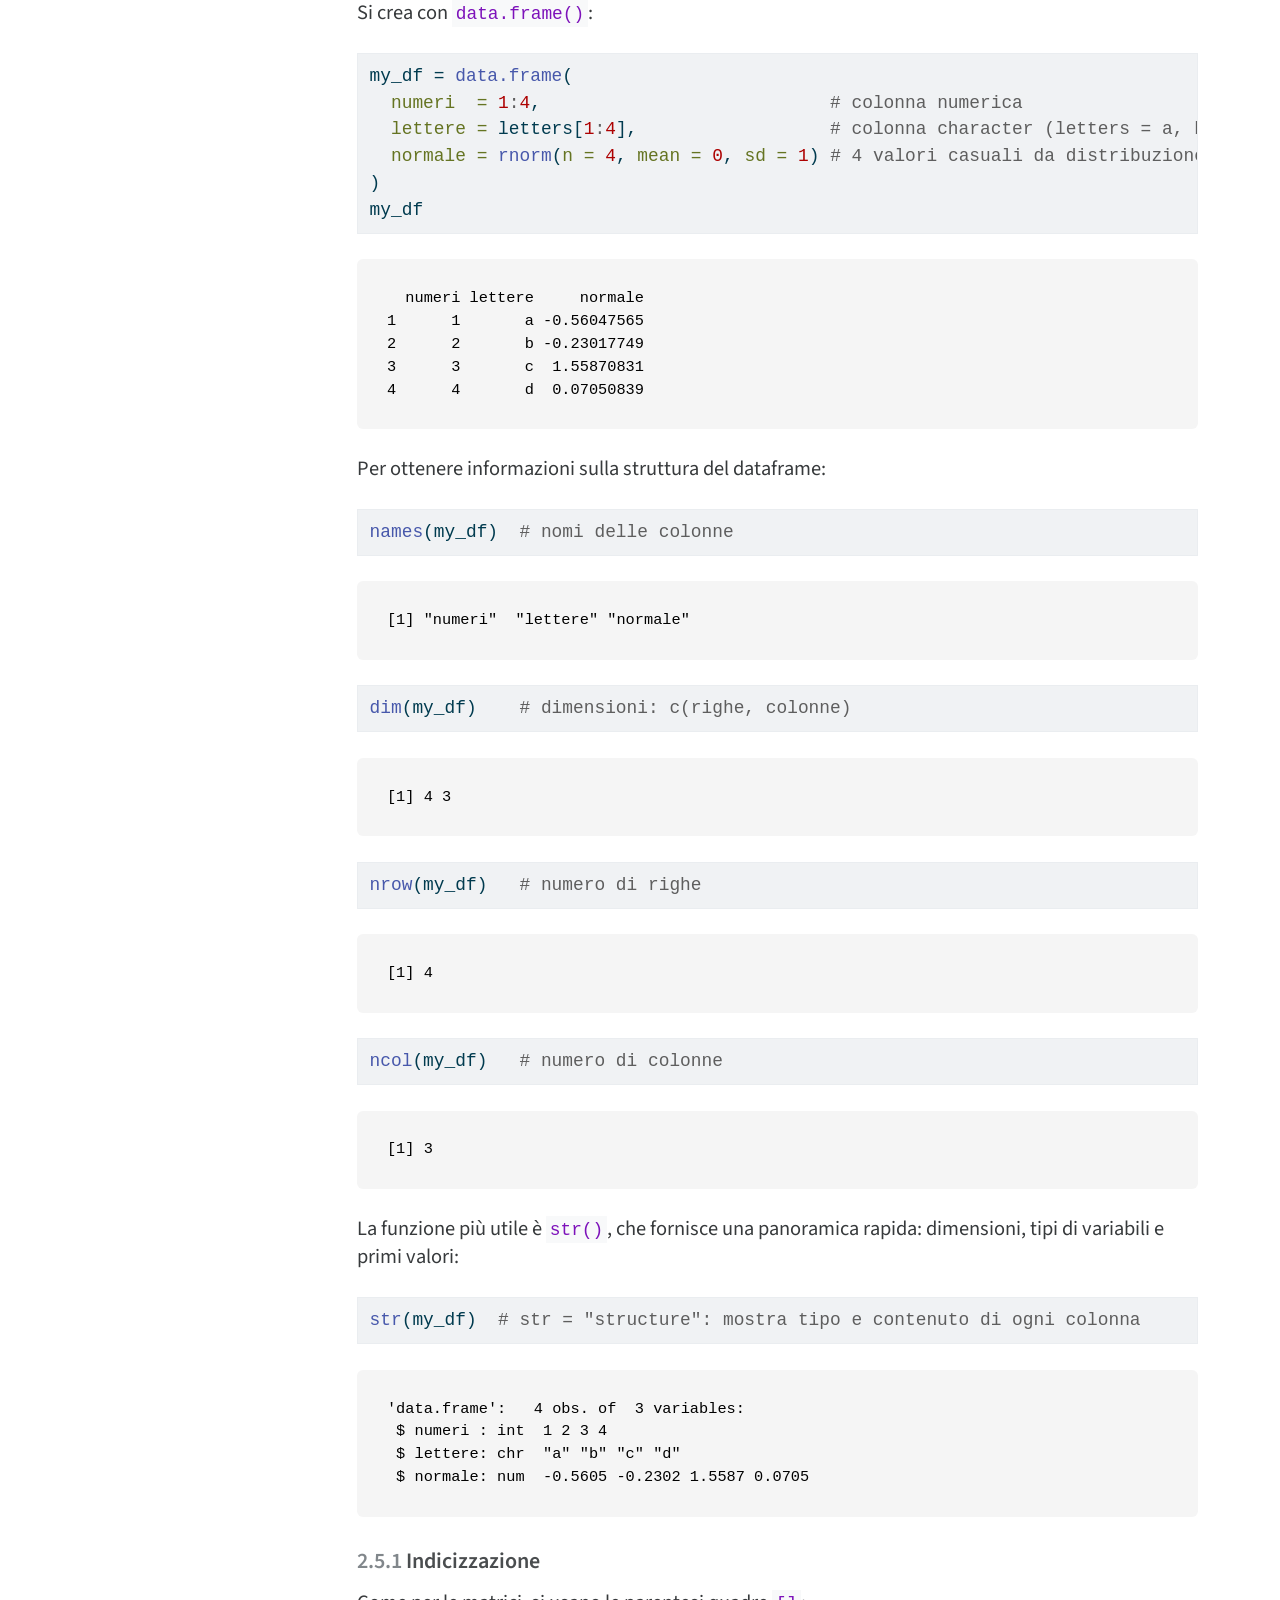
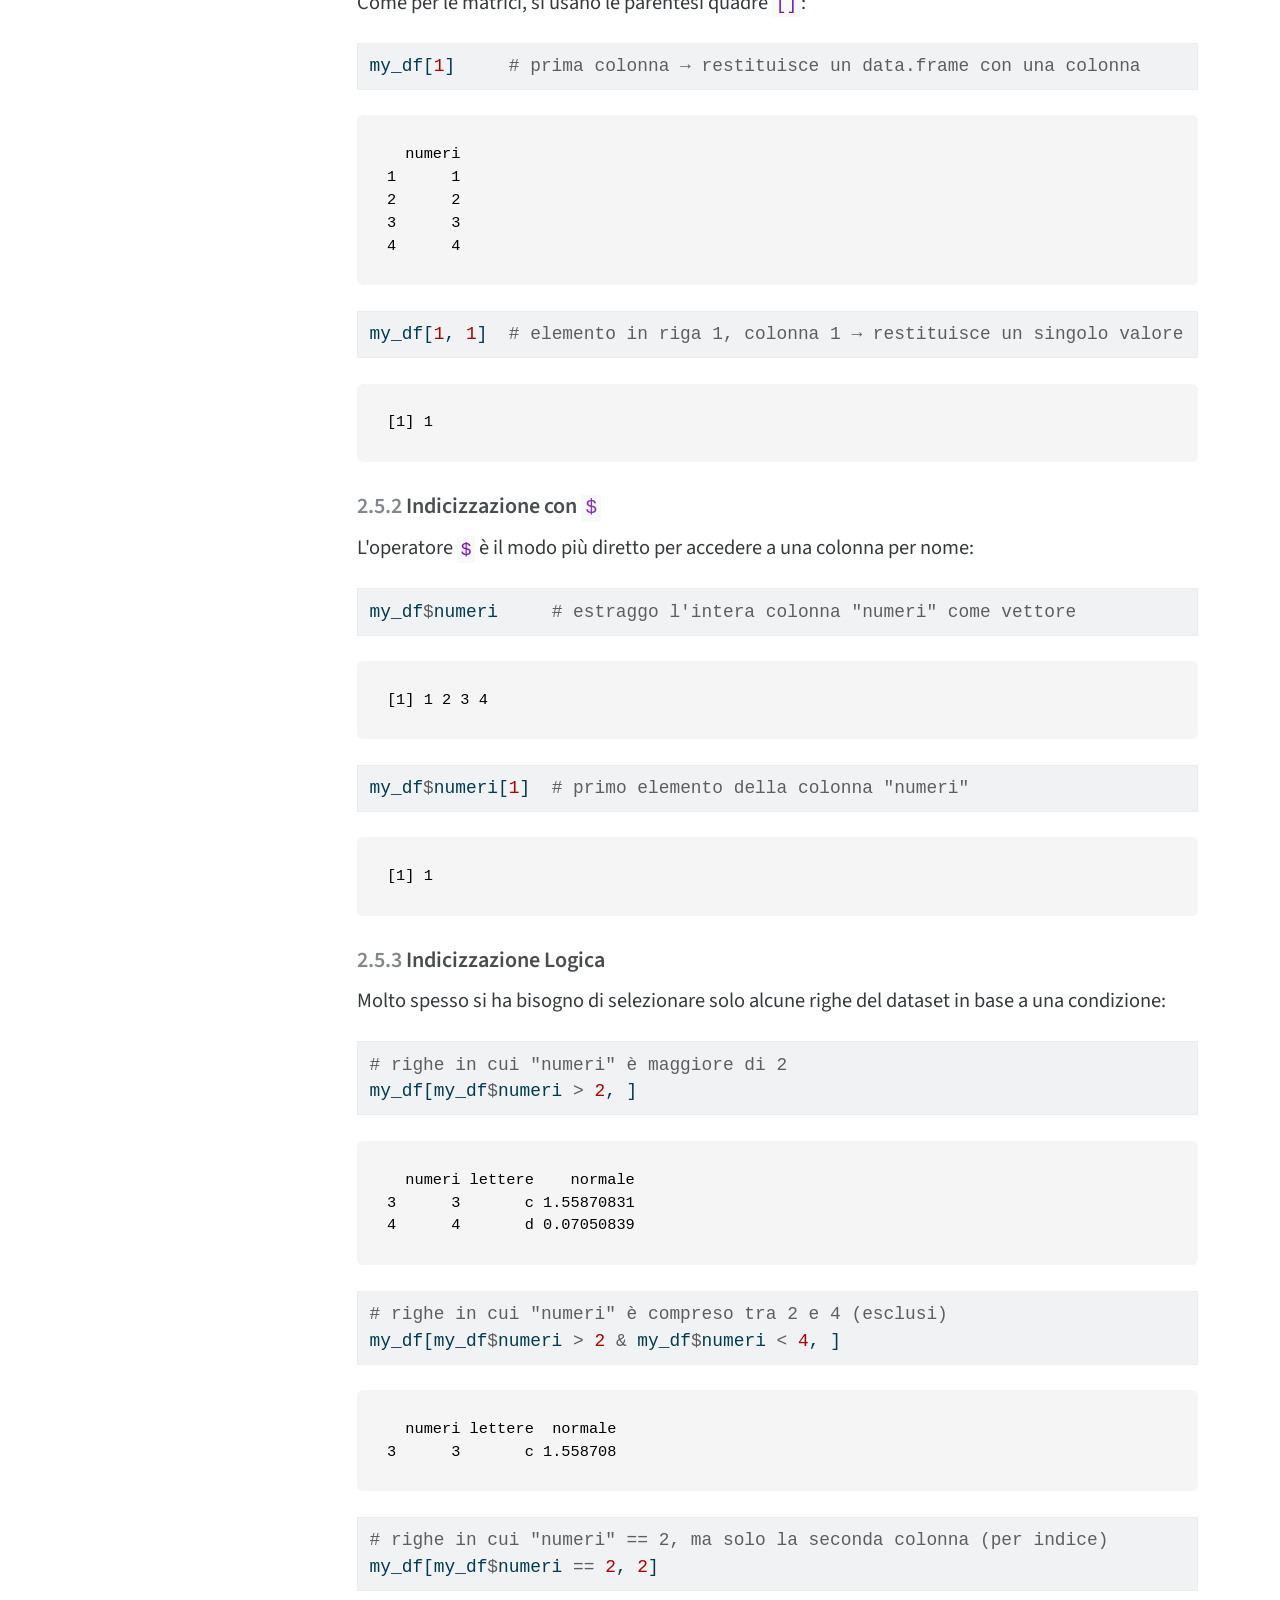
<file: slides/01-IntroR/recap.html>
<!DOCTYPE html>
<html xmlns="http://www.w3.org/1999/xhtml" lang="it" xml:lang="it"><head>

<meta charset="utf-8">
<meta name="generator" content="quarto-1.7.32">

<meta name="viewport" content="width=device-width, initial-scale=1.0, user-scalable=yes">

<meta name="author" content="Margherita Calderan">

<title>Recap IntroR</title>
<style>
code{white-space: pre-wrap;}
span.smallcaps{font-variant: small-caps;}
div.columns{display: flex; gap: min(4vw, 1.5em);}
div.column{flex: auto; overflow-x: auto;}
div.hanging-indent{margin-left: 1.5em; text-indent: -1.5em;}
ul.task-list{list-style: none;}
ul.task-list li input[type="checkbox"] {
  width: 0.8em;
  margin: 0 0.8em 0.2em -1em; /* quarto-specific, see https://github.com/quarto-dev/quarto-cli/issues/4556 */ 
  vertical-align: middle;
}
/* CSS for syntax highlighting */
html { -webkit-text-size-adjust: 100%; }
pre > code.sourceCode { white-space: pre; position: relative; }
pre > code.sourceCode > span { display: inline-block; line-height: 1.25; }
pre > code.sourceCode > span:empty { height: 1.2em; }
.sourceCode { overflow: visible; }
code.sourceCode > span { color: inherit; text-decoration: inherit; }
div.sourceCode { margin: 1em 0; }
pre.sourceCode { margin: 0; }
@media screen {
div.sourceCode { overflow: auto; }
}
@media print {
pre > code.sourceCode { white-space: pre-wrap; }
pre > code.sourceCode > span { text-indent: -5em; padding-left: 5em; }
}
pre.numberSource code
  { counter-reset: source-line 0; }
pre.numberSource code > span
  { position: relative; left: -4em; counter-increment: source-line; }
pre.numberSource code > span > a:first-child::before
  { content: counter(source-line);
    position: relative; left: -1em; text-align: right; vertical-align: baseline;
    border: none; display: inline-block;
    -webkit-touch-callout: none; -webkit-user-select: none;
    -khtml-user-select: none; -moz-user-select: none;
    -ms-user-select: none; user-select: none;
    padding: 0 4px; width: 4em;
  }
pre.numberSource { margin-left: 3em;  padding-left: 4px; }
div.sourceCode
  {   }
@media screen {
pre > code.sourceCode > span > a:first-child::before { text-decoration: underline; }
}
</style>


<script src="recap_files/libs/clipboard/clipboard.min.js"></script>
<script src="recap_files/libs/quarto-html/quarto.js" type="module"></script>
<script src="recap_files/libs/quarto-html/tabsets/tabsets.js" type="module"></script>
<script src="recap_files/libs/quarto-html/popper.min.js"></script>
<script src="recap_files/libs/quarto-html/tippy.umd.min.js"></script>
<script src="recap_files/libs/quarto-html/anchor.min.js"></script>
<link href="recap_files/libs/quarto-html/tippy.css" rel="stylesheet">
<link href="recap_files/libs/quarto-html/quarto-syntax-highlighting-37eea08aefeeee20ff55810ff984fec1.css" rel="stylesheet" id="quarto-text-highlighting-styles">
<script src="recap_files/libs/bootstrap/bootstrap.min.js"></script>
<link href="recap_files/libs/bootstrap/bootstrap-icons.css" rel="stylesheet">
<link href="recap_files/libs/bootstrap/bootstrap-8a894fcc3cb5e37eb5bf30def131be2f.min.css" rel="stylesheet" append-hash="true" id="quarto-bootstrap" data-mode="light">


<link rel="stylesheet" href="custom-style.css">
</head>

<body class="quarto-light">

<div id="quarto-content" class="page-columns page-rows-contents page-layout-full toc-left">
<div id="quarto-sidebar-toc-left" class="sidebar toc-left">
  <nav id="TOC" role="doc-toc" class="toc-active">
    <h2 id="toc-title">Indice</h2>
   
  <ul>
  <li><a href="#primi-passi" id="toc-primi-passi" class="nav-link active" data-scroll-target="#primi-passi"><span class="header-section-number">1</span> Primi Passi</a>
  <ul class="collapse">
  <li><a href="#ambiente-di-lavoro" id="toc-ambiente-di-lavoro" class="nav-link" data-scroll-target="#ambiente-di-lavoro"><span class="header-section-number">1.1</span> Ambiente di lavoro</a></li>
  <li><a href="#working-directory" id="toc-working-directory" class="nav-link" data-scroll-target="#working-directory"><span class="header-section-number">1.2</span> Working Directory</a>
  <ul class="collapse">
  <li><a href="#dove-sta-lavorando-r" id="toc-dove-sta-lavorando-r" class="nav-link" data-scroll-target="#dove-sta-lavorando-r"><span class="header-section-number">1.2.1</span> Dove sta lavorando R?</a></li>
  <li><a href="#creare-uno-script" id="toc-creare-uno-script" class="nav-link" data-scroll-target="#creare-uno-script"><span class="header-section-number">1.2.2</span> Creare uno script</a></li>
  <li><a href="#salvare-uno-script" id="toc-salvare-uno-script" class="nav-link" data-scroll-target="#salvare-uno-script"><span class="header-section-number">1.2.3</span> Salvare uno script</a></li>
  <li><a href="#pulire-lambiente-di-lavoro" id="toc-pulire-lambiente-di-lavoro" class="nav-link" data-scroll-target="#pulire-lambiente-di-lavoro"><span class="header-section-number">1.2.4</span> Pulire l'ambiente di lavoro</a></li>
  </ul></li>
  <li><a href="#pacchetti" id="toc-pacchetti" class="nav-link" data-scroll-target="#pacchetti"><span class="header-section-number">1.3</span> Pacchetti</a></li>
  </ul></li>
  <li><a href="#oggetti" id="toc-oggetti" class="nav-link" data-scroll-target="#oggetti"><span class="header-section-number">2</span> Oggetti</a>
  <ul class="collapse">
  <li><a href="#vettori" id="toc-vettori" class="nav-link" data-scroll-target="#vettori"><span class="header-section-number">2.1</span> Vettori</a>
  <ul class="collapse">
  <li><a href="#indicizzazione" id="toc-indicizzazione" class="nav-link" data-scroll-target="#indicizzazione"><span class="header-section-number">2.1.1</span> Indicizzazione</a></li>
  </ul></li>
  <li><a href="#fattori" id="toc-fattori" class="nav-link" data-scroll-target="#fattori"><span class="header-section-number">2.2</span> Fattori</a></li>
  <li><a href="#matrici" id="toc-matrici" class="nav-link" data-scroll-target="#matrici"><span class="header-section-number">2.3</span> Matrici</a>
  <ul class="collapse">
  <li><a href="#indicizzazione-1" id="toc-indicizzazione-1" class="nav-link" data-scroll-target="#indicizzazione-1"><span class="header-section-number">2.3.1</span> Indicizzazione</a></li>
  </ul></li>
  <li><a href="#concatenare-vettori-e-matrici" id="toc-concatenare-vettori-e-matrici" class="nav-link" data-scroll-target="#concatenare-vettori-e-matrici"><span class="header-section-number">2.4</span> Concatenare Vettori e Matrici</a></li>
  <li><a href="#dataframe" id="toc-dataframe" class="nav-link" data-scroll-target="#dataframe"><span class="header-section-number">2.5</span> Dataframe</a>
  <ul class="collapse">
  <li><a href="#indicizzazione-2" id="toc-indicizzazione-2" class="nav-link" data-scroll-target="#indicizzazione-2"><span class="header-section-number">2.5.1</span> Indicizzazione</a></li>
  <li><a href="#indicizzazione-con" id="toc-indicizzazione-con" class="nav-link" data-scroll-target="#indicizzazione-con"><span class="header-section-number">2.5.2</span> Indicizzazione con <code>$</code></a></li>
  <li><a href="#indicizzazione-logica" id="toc-indicizzazione-logica" class="nav-link" data-scroll-target="#indicizzazione-logica"><span class="header-section-number">2.5.3</span> Indicizzazione Logica</a></li>
  <li><a href="#indicizzazione-con-subset" id="toc-indicizzazione-con-subset" class="nav-link" data-scroll-target="#indicizzazione-con-subset"><span class="header-section-number">2.5.4</span> Indicizzazione con <code>subset()</code></a></li>
  <li><a href="#creare-e-modificare-variabili-con" id="toc-creare-e-modificare-variabili-con" class="nav-link" data-scroll-target="#creare-e-modificare-variabili-con"><span class="header-section-number">2.5.5</span> Creare e modificare variabili con <code>$</code></a></li>
  <li><a href="#combinare-dataframe" id="toc-combinare-dataframe" class="nav-link" data-scroll-target="#combinare-dataframe"><span class="header-section-number">2.5.6</span> Combinare Dataframe</a></li>
  <li><a href="#unire-dataframe-con-chiave-comune-merge" id="toc-unire-dataframe-con-chiave-comune-merge" class="nav-link" data-scroll-target="#unire-dataframe-con-chiave-comune-merge"><span class="header-section-number">2.5.7</span> Unire dataframe con chiave comune: <code>merge()</code></a></li>
  </ul></li>
  </ul></li>
  <li><a href="#esportazione-e-importazione-dati" id="toc-esportazione-e-importazione-dati" class="nav-link" data-scroll-target="#esportazione-e-importazione-dati"><span class="header-section-number">3</span> Esportazione e Importazione Dati</a></li>
  </ul>
</nav>
</div>
<div id="quarto-margin-sidebar" class="sidebar margin-sidebar zindex-bottom">
</div>
<main class="content column-page-right" id="quarto-document-content">

<header id="title-block-header" class="quarto-title-block default">
<div class="quarto-title">
<h1 class="title">Recap IntroR</h1>
</div>



<div class="quarto-title-meta column-page-right">

    <div>
    <div class="quarto-title-meta-heading">Autore/Autrice</div>
    <div class="quarto-title-meta-contents">
             <p>Margherita Calderan </p>
          </div>
  </div>
    
    <div>
    <div class="quarto-title-meta-heading">Data di Pubblicazione</div>
    <div class="quarto-title-meta-contents">
      <p class="date">2 marzo 2026</p>
    </div>
  </div>
  
    
  </div>
  


</header>


<section id="primi-passi" class="level1" data-number="1">
<h1 data-number="1"><span class="header-section-number">1</span> Primi Passi</h1>
<section id="ambiente-di-lavoro" class="level2" data-number="1.1">
<h2 data-number="1.1" class="anchored" data-anchor-id="ambiente-di-lavoro"><span class="header-section-number">1.1</span> Ambiente di lavoro</h2>
<p>RStudio è diviso in <strong>4 pannelli principali</strong>:</p>
<div class="quarto-figure quarto-figure-left">
<figure class="figure">
<p><img src="img/workspace.png" class="img-fluid quarto-figure quarto-figure-left figure-img" width="800"></p>
</figure>
</div>
<p><strong>1. Script.</strong> Il file di testo dove scrivi e salvi il codice. Puoi eseguire una riga alla volta (<code>Ctrl + Invio</code> / <code>Cmd + Enter</code>) oppure tutto lo script cliccando <code>Source</code>. I commenti si aggiungono con <code>#</code>.</p>
<p><strong>2. Console.</strong> Qui R esegue il codice e mostra i risultati. Puoi scrivere comandi direttamente nella console per prove rapide, ma non vengono salvati. Contiene anche le tab <em>Terminal</em> e <em>Background Jobs</em>.</p>
<p><strong>3. Environment / Scrivania temporanea.</strong> Mostra tutti gli <strong>oggetti</strong> creati durante la sessione corrente. Contiene anche le tab <em>History</em>, <em>Connections</em>, <em>Git</em> e <em>Tutorial</em>.</p>
<p><strong>4. Varie.</strong> Pannello multifunzione con diverse tab:</p>
<ul>
<li><strong>Files</strong> — esplora i file e le cartelle del working directory</li>
<li><strong>Plots</strong> — mostra i grafici prodotti dal codice</li>
<li><strong>Packages</strong> — gestisce i pacchetti installati</li>
<li><strong>Help</strong> — visualizza la documentazione delle funzioni (equivalente di <code>?nomefunzione</code>)</li>
<li><strong>Viewer</strong> — anteprima di documenti HTML (es. file Quarto renderizzati)</li>
<li><strong>Presentation</strong> — anteprima di presentazioni Quarto</li>
</ul>
<div class="callout callout-style-default callout-note callout-titled">
<div class="callout-header d-flex align-content-center">
<div class="callout-icon-container">
<i class="callout-icon"></i>
</div>
<div class="callout-title-container flex-fill">
Console
</div>
</div>
<div class="callout-body-container callout-body">
<p>I comandi nella console vengono eseguiti ma <strong>non salvati</strong>.</p>
<p>Per eseguire il comando → <code>Invio</code></p>
<p>L'output è immediato e appare nella console.</p>
</div>
</div>
<div class="callout callout-style-default callout-note callout-titled">
<div class="callout-header d-flex align-content-center">
<div class="callout-icon-container">
<i class="callout-icon"></i>
</div>
<div class="callout-title-container flex-fill">
Script
</div>
</div>
<div class="callout-body-container callout-body">
<p>È possibile salvare gli script con tutti i comandi.</p>
<p>Per eseguire il comando → <code>Ctrl + Invio</code> (<code>Cmd + Enter</code> su Mac)</p>
<p>L'output è restituito nella console.</p>
</div>
</div>
</section>
<section id="working-directory" class="level2" data-number="1.2">
<h2 data-number="1.2" class="anchored" data-anchor-id="working-directory"><span class="header-section-number">1.2</span> Working Directory</h2>
<section id="dove-sta-lavorando-r" class="level3" data-number="1.2.1">
<h3 data-number="1.2.1" class="anchored" data-anchor-id="dove-sta-lavorando-r"><span class="header-section-number">1.2.1</span> Dove sta lavorando R?</h3>
<p>La <strong>working directory</strong> è la cartella in cui R cerca i file da caricare e salva gli output. Per sapere dove si trova, si usa <code>getwd()</code>:</p>
<div class="cell">
<div class="sourceCode cell-code" id="cb1"><pre class="sourceCode r code-with-copy"><code class="sourceCode r"><span id="cb1-1"><a href="#cb1-1" aria-hidden="true" tabindex="-1"></a><span class="co"># getwd() = "get working directory"</span></span>
<span id="cb1-2"><a href="#cb1-2" aria-hidden="true" tabindex="-1"></a><span class="co"># restituisce il percorso della cartella in cui R sta lavorando</span></span>
<span id="cb1-3"><a href="#cb1-3" aria-hidden="true" tabindex="-1"></a><span class="fu">getwd</span>()</span></code><button title="Copia negli appunti" class="code-copy-button"><i class="bi"></i></button></pre></div>
<div class="cell-output cell-output-stdout">
<pre><code>[1] "/Users/tita/test-organizzioni-fisppa/slides/01-IntroR"</code></pre>
</div>
</div>
<p>Per cambiare working directory si usa <code>setwd()</code>:</p>
<div class="cell">
<div class="sourceCode cell-code" id="cb3"><pre class="sourceCode r code-with-copy"><code class="sourceCode r"><span id="cb3-1"><a href="#cb3-1" aria-hidden="true" tabindex="-1"></a><span class="co"># setwd() = "set working directory"</span></span>
<span id="cb3-2"><a href="#cb3-2" aria-hidden="true" tabindex="-1"></a><span class="co"># incolla qui il percorso della tua cartella di lavoro</span></span>
<span id="cb3-3"><a href="#cb3-3" aria-hidden="true" tabindex="-1"></a></span>
<span id="cb3-4"><a href="#cb3-4" aria-hidden="true" tabindex="-1"></a><span class="fu">setwd</span>(<span class="st">"/Utente/NomeUtente/Desktop/NomeCartella"</span>)            <span class="co"># Mac</span></span>
<span id="cb3-5"><a href="#cb3-5" aria-hidden="true" tabindex="-1"></a><span class="fu">setwd</span>(<span class="st">"C:/Utente/NomeUtente/OneDrive/Desktop/NomeCartella"</span>) <span class="co"># Windows con OneDrive</span></span>
<span id="cb3-6"><a href="#cb3-6" aria-hidden="true" tabindex="-1"></a><span class="fu">setwd</span>(<span class="st">"C:/Utente/NomeUtente/Desktop/NomeCartella"</span>)          <span class="co"># Windows</span></span></code><button title="Copia negli appunti" class="code-copy-button"><i class="bi"></i></button></pre></div>
</div>
<div class="callout callout-style-default callout-tip callout-titled">
<div class="callout-header d-flex align-content-center">
<div class="callout-icon-container">
<i class="callout-icon"></i>
</div>
<div class="callout-title-container flex-fill">
Consiglio
</div>
</div>
<div class="callout-body-container callout-body">
<p>In RStudio puoi anche usare <strong>Session → Set Working Directory → Choose Directory</strong> per impostare la cartella senza scrivere il percorso a mano.</p>
</div>
</div>
<p>Vi consiglio di creare una cartella sul vostro Desktop dove salverete tutto il materiale del corso.</p>
<hr>
</section>
<section id="creare-uno-script" class="level3" data-number="1.2.2">
<h3 data-number="1.2.2" class="anchored" data-anchor-id="creare-uno-script"><span class="header-section-number">1.2.2</span> Creare uno script</h3>
<div class="quarto-figure quarto-figure-center">
<figure class="figure">
<p><img src="img/script.png" class="img-fluid quarto-figure quarto-figure-center figure-img" width="500"></p>
</figure>
</div>
</section>
<section id="salvare-uno-script" class="level3" data-number="1.2.3">
<h3 data-number="1.2.3" class="anchored" data-anchor-id="salvare-uno-script"><span class="header-section-number">1.2.3</span> Salvare uno script</h3>
<div class="columns">
<div class="column" style="width:30%;">
<div class="quarto-figure quarto-figure-center">
<figure class="figure">
<p><img src="img/save1.png" class="img-fluid quarto-figure quarto-figure-center figure-img" width="400"></p>
</figure>
</div>
</div><div class="column" style="width:70%;">
<div class="quarto-figure quarto-figure-center">
<figure class="figure">
<p><img src="img/save2.png" class="img-fluid quarto-figure quarto-figure-center figure-img" width="500"></p>
</figure>
</div>
</div>
</div>
<p>Salviamo lo script dentro la cartella d’interesse!</p>
<hr>
</section>
<section id="pulire-lambiente-di-lavoro" class="level3" data-number="1.2.4">
<h3 data-number="1.2.4" class="anchored" data-anchor-id="pulire-lambiente-di-lavoro"><span class="header-section-number">1.2.4</span> Pulire l'ambiente di lavoro</h3>
<p>Prima di iniziare a lavorare, è buona abitudine <strong>pulire l'ambiente</strong> di R, cioè rimuovere tutti gli oggetti creati in sessioni precedenti:</p>
<div class="cell">
<div class="sourceCode cell-code" id="cb4"><pre class="sourceCode r code-with-copy"><code class="sourceCode r"><span id="cb4-1"><a href="#cb4-1" aria-hidden="true" tabindex="-1"></a><span class="fu">rm</span>(<span class="at">list =</span> <span class="fu">ls</span>())  <span class="co"># rm = "remove", ls() = lista di tutti gli oggetti in memoria</span></span>
<span id="cb4-2"><a href="#cb4-2" aria-hidden="true" tabindex="-1"></a>                 <span class="co"># insieme: elimina tutti gli oggetti dall'ambiente corrente</span></span></code><button title="Copia negli appunti" class="code-copy-button"><i class="bi"></i></button></pre></div>
</div>
<div class="callout callout-style-default callout-warning callout-titled">
<div class="callout-header d-flex align-content-center">
<div class="callout-icon-container">
<i class="callout-icon"></i>
</div>
<div class="callout-title-container flex-fill">
Avviso
</div>
</div>
<div class="callout-body-container callout-body">
<p>Questo comando elimina <strong>tutti</strong> gli oggetti presenti nell'ambiente. Assicurati di aver salvato tutto ciò che ti serve prima di eseguirlo.</p>
</div>
</div>
<hr>
</section>
</section>
<section id="pacchetti" class="level2" data-number="1.3">
<h2 data-number="1.3" class="anchored" data-anchor-id="pacchetti"><span class="header-section-number">1.3</span> Pacchetti</h2>
<p>R di base è già molto potente, ma la sua vera forza sta nei <strong>pacchetti</strong>: collezioni di funzioni aggiuntive sviluppate dalla comunità.</p>
<p>Per usare un pacchetto bisogna fare due cose:</p>
<ol type="1">
<li><strong>Installarlo</strong> — si fa <strong>una volta sola</strong> per computer:</li>
</ol>
<div class="cell">
<div class="sourceCode cell-code" id="cb5"><pre class="sourceCode r code-with-copy"><code class="sourceCode r"><span id="cb5-1"><a href="#cb5-1" aria-hidden="true" tabindex="-1"></a><span class="fu">install.packages</span>(<span class="st">"readr"</span>)   <span class="co"># scarica e installa il pacchetto</span></span>
<span id="cb5-2"><a href="#cb5-2" aria-hidden="true" tabindex="-1"></a><span class="fu">install.packages</span>(<span class="st">"writexl"</span>) <span class="co"># basta farlo una volta, poi rimane installato</span></span></code><button title="Copia negli appunti" class="code-copy-button"><i class="bi"></i></button></pre></div>
</div>
<ol start="2" type="1">
<li><strong>Caricarlo</strong> — si fa <strong>ogni volta</strong> che si apre una nuova sessione di R:</li>
</ol>
<div class="cell">
<div class="sourceCode cell-code" id="cb6"><pre class="sourceCode r code-with-copy"><code class="sourceCode r"><span id="cb6-1"><a href="#cb6-1" aria-hidden="true" tabindex="-1"></a><span class="fu">library</span>(readr)   <span class="co"># rende disponibili le funzioni del pacchetto</span></span>
<span id="cb6-2"><a href="#cb6-2" aria-hidden="true" tabindex="-1"></a><span class="fu">library</span>(writexl)</span></code><button title="Copia negli appunti" class="code-copy-button"><i class="bi"></i></button></pre></div>
</div>
</section>
</section>
<section id="oggetti" class="level1" data-number="2">
<h1 data-number="2"><span class="header-section-number">2</span> Oggetti</h1>
<p>Gli oggetti si creano con l'operatore <code>=</code> oppure <code>&lt;-</code>, seguendo la sintassi <code>nomeOggetto &lt;- contenuto</code>:</p>
<div class="cell">
<div class="sourceCode cell-code" id="cb7"><pre class="sourceCode r code-with-copy"><code class="sourceCode r"><span id="cb7-1"><a href="#cb7-1" aria-hidden="true" tabindex="-1"></a>nome1 <span class="ot">=</span> <span class="st">"contenuto"</span>   <span class="co"># con =</span></span>
<span id="cb7-2"><a href="#cb7-2" aria-hidden="true" tabindex="-1"></a>nome2 <span class="ot">&lt;-</span> <span class="st">"contenuto"</span>  <span class="co"># con &lt;- (stessa cosa)</span></span></code><button title="Copia negli appunti" class="code-copy-button"><i class="bi"></i></button></pre></div>
</div>
<p>I tipi principali di oggetti in R sono:</p>
<div class="cell">
<div class="sourceCode cell-code" id="cb8"><pre class="sourceCode r code-with-copy"><code class="sourceCode r"><span id="cb8-1"><a href="#cb8-1" aria-hidden="true" tabindex="-1"></a>ch   <span class="ot">=</span> <span class="st">"carattere"</span>  <span class="co"># character: testo, sempre tra virgolette</span></span>
<span id="cb8-2"><a href="#cb8-2" aria-hidden="true" tabindex="-1"></a>num  <span class="ot">=</span> <span class="dv">4</span>            <span class="co"># numeric: numero intero</span></span>
<span id="cb8-3"><a href="#cb8-3" aria-hidden="true" tabindex="-1"></a>dec  <span class="ot">=</span> <span class="fl">1.5</span>          <span class="co"># numeric: numero decimale (usa il punto, non la virgola!)</span></span>
<span id="cb8-4"><a href="#cb8-4" aria-hidden="true" tabindex="-1"></a>logi <span class="ot">=</span> <span class="cn">FALSE</span>        <span class="co"># logical: solo TRUE o FALSE (ricorda: FALSE = 0, TRUE = 1)</span></span></code><button title="Copia negli appunti" class="code-copy-button"><i class="bi"></i></button></pre></div>
</div>
<p>Per controllare il tipo di un oggetto si usa <code>class()</code>:</p>
<div class="cell">
<div class="sourceCode cell-code" id="cb9"><pre class="sourceCode r code-with-copy"><code class="sourceCode r"><span id="cb9-1"><a href="#cb9-1" aria-hidden="true" tabindex="-1"></a><span class="fu">class</span>(ch)   <span class="co"># "character"</span></span></code><button title="Copia negli appunti" class="code-copy-button"><i class="bi"></i></button></pre></div>
<div class="cell-output cell-output-stdout">
<pre><code>[1] "character"</code></pre>
</div>
<div class="sourceCode cell-code" id="cb11"><pre class="sourceCode r code-with-copy"><code class="sourceCode r"><span id="cb11-1"><a href="#cb11-1" aria-hidden="true" tabindex="-1"></a><span class="fu">class</span>(num)  <span class="co"># "numeric"</span></span></code><button title="Copia negli appunti" class="code-copy-button"><i class="bi"></i></button></pre></div>
<div class="cell-output cell-output-stdout">
<pre><code>[1] "numeric"</code></pre>
</div>
<div class="sourceCode cell-code" id="cb13"><pre class="sourceCode r code-with-copy"><code class="sourceCode r"><span id="cb13-1"><a href="#cb13-1" aria-hidden="true" tabindex="-1"></a><span class="fu">class</span>(logi) <span class="co"># "logical"</span></span></code><button title="Copia negli appunti" class="code-copy-button"><i class="bi"></i></button></pre></div>
<div class="cell-output cell-output-stdout">
<pre><code>[1] "logical"</code></pre>
</div>
</div>
<section id="vettori" class="level2" data-number="2.1">
<h2 data-number="2.1" class="anchored" data-anchor-id="vettori"><span class="header-section-number">2.1</span> Vettori</h2>
<p>I vettori si creano con la funzione <code>c()</code>. Sono strutture <strong>monodimensionali</strong>, caratterizzate solo dalla loro lunghezza, ottenibile con <code>length()</code>.</p>
<div class="quarto-figure quarto-figure-center">
<figure class="figure">
<p><img src="img/vettore.png" class="img-fluid quarto-figure quarto-figure-center figure-img"></p>
</figure>
</div>
<div class="cell">
<div class="sourceCode cell-code" id="cb15"><pre class="sourceCode r code-with-copy"><code class="sourceCode r"><span id="cb15-1"><a href="#cb15-1" aria-hidden="true" tabindex="-1"></a>vet <span class="ot">=</span> <span class="fu">c</span>(<span class="dv">2</span>, <span class="dv">3</span>, <span class="dv">4</span>, <span class="dv">5</span>)  <span class="co"># creo un vettore di 4 numeri</span></span>
<span id="cb15-2"><a href="#cb15-2" aria-hidden="true" tabindex="-1"></a><span class="fu">length</span>(vet)           <span class="co"># restituisce 4</span></span></code><button title="Copia negli appunti" class="code-copy-button"><i class="bi"></i></button></pre></div>
<div class="cell-output cell-output-stdout">
<pre><code>[1] 4</code></pre>
</div>
</div>
<p>Un vettore deve contenere elementi <strong>dello stesso tipo</strong>. Se si mescolano tipi diversi, R converte tutto in <code>character</code> (coercizione):</p>
<div class="cell">
<div class="sourceCode cell-code" id="cb17"><pre class="sourceCode r code-with-copy"><code class="sourceCode r"><span id="cb17-1"><a href="#cb17-1" aria-hidden="true" tabindex="-1"></a>vet_ok    <span class="ot">=</span> <span class="fu">c</span>(<span class="dv">2</span>, <span class="dv">3</span>, <span class="dv">4</span>, <span class="cn">NA</span>, <span class="dv">5</span>)   <span class="co"># NA è un valore mancante, non una stringa: rimane numeric</span></span>
<span id="cb17-2"><a href="#cb17-2" aria-hidden="true" tabindex="-1"></a><span class="fu">class</span>(vet_ok)</span></code><button title="Copia negli appunti" class="code-copy-button"><i class="bi"></i></button></pre></div>
<div class="cell-output cell-output-stdout">
<pre><code>[1] "numeric"</code></pre>
</div>
<div class="sourceCode cell-code" id="cb19"><pre class="sourceCode r code-with-copy"><code class="sourceCode r"><span id="cb19-1"><a href="#cb19-1" aria-hidden="true" tabindex="-1"></a>vet_wrong <span class="ot">=</span> <span class="fu">c</span>(<span class="dv">2</span>, <span class="dv">3</span>, <span class="dv">4</span>, <span class="st">"NA"</span>, <span class="dv">5</span>) <span class="co"># "NA" è una stringa: R converte tutto il vettore in character</span></span>
<span id="cb19-2"><a href="#cb19-2" aria-hidden="true" tabindex="-1"></a><span class="fu">class</span>(vet_wrong)</span></code><button title="Copia negli appunti" class="code-copy-button"><i class="bi"></i></button></pre></div>
<div class="cell-output cell-output-stdout">
<pre><code>[1] "character"</code></pre>
</div>
</div>
<section id="indicizzazione" class="level3" data-number="2.1.1">
<h3 data-number="2.1.1" class="anchored" data-anchor-id="indicizzazione"><span class="header-section-number">2.1.1</span> Indicizzazione</h3>
<p>Per estrarre elementi da un vettore si usano le parentesi quadre <code>[]</code>:</p>
<div class="cell">
<div class="sourceCode cell-code" id="cb21"><pre class="sourceCode r code-with-copy"><code class="sourceCode r"><span id="cb21-1"><a href="#cb21-1" aria-hidden="true" tabindex="-1"></a>vet            <span class="co"># vettore completo: 2 3 4 5</span></span></code><button title="Copia negli appunti" class="code-copy-button"><i class="bi"></i></button></pre></div>
<div class="cell-output cell-output-stdout">
<pre><code>[1] 2 3 4 5</code></pre>
</div>
<div class="sourceCode cell-code" id="cb23"><pre class="sourceCode r code-with-copy"><code class="sourceCode r"><span id="cb23-1"><a href="#cb23-1" aria-hidden="true" tabindex="-1"></a>vet[<span class="dv">1</span>]         <span class="co"># primo elemento: 2</span></span></code><button title="Copia negli appunti" class="code-copy-button"><i class="bi"></i></button></pre></div>
<div class="cell-output cell-output-stdout">
<pre><code>[1] 2</code></pre>
</div>
<div class="sourceCode cell-code" id="cb25"><pre class="sourceCode r code-with-copy"><code class="sourceCode r"><span id="cb25-1"><a href="#cb25-1" aria-hidden="true" tabindex="-1"></a>vet[<span class="fu">c</span>(<span class="dv">1</span>, <span class="dv">4</span>)]   <span class="co"># primo e quarto elemento: 2 5</span></span></code><button title="Copia negli appunti" class="code-copy-button"><i class="bi"></i></button></pre></div>
<div class="cell-output cell-output-stdout">
<pre><code>[1] 2 5</code></pre>
</div>
</div>
<p>È anche possibile usare l'<strong>indicizzazione logica</strong> per estrarre solo gli elementi che soddisfano una condizione:</p>
<div class="cell">
<div class="sourceCode cell-code" id="cb27"><pre class="sourceCode r code-with-copy"><code class="sourceCode r"><span id="cb27-1"><a href="#cb27-1" aria-hidden="true" tabindex="-1"></a>vet <span class="sc">&gt;</span> <span class="dv">2</span> <span class="sc">&amp;</span> vet <span class="sc">&lt;</span> <span class="dv">7</span>          <span class="co"># restituisce TRUE/FALSE per ogni elemento</span></span></code><button title="Copia negli appunti" class="code-copy-button"><i class="bi"></i></button></pre></div>
<div class="cell-output cell-output-stdout">
<pre><code>[1] FALSE  TRUE  TRUE  TRUE</code></pre>
</div>
<div class="sourceCode cell-code" id="cb29"><pre class="sourceCode r code-with-copy"><code class="sourceCode r"><span id="cb29-1"><a href="#cb29-1" aria-hidden="true" tabindex="-1"></a>vet[vet <span class="sc">&gt;</span> <span class="dv">2</span> <span class="sc">&amp;</span> vet <span class="sc">&lt;</span> <span class="dv">7</span>]     <span class="co"># estraggo solo gli elementi per cui la condizione è TRUE</span></span></code><button title="Copia negli appunti" class="code-copy-button"><i class="bi"></i></button></pre></div>
<div class="cell-output cell-output-stdout">
<pre><code>[1] 3 4 5</code></pre>
</div>
<div class="sourceCode cell-code" id="cb31"><pre class="sourceCode r code-with-copy"><code class="sourceCode r"><span id="cb31-1"><a href="#cb31-1" aria-hidden="true" tabindex="-1"></a><span class="co"># alternativa: salvo prima le posizioni di interesse...</span></span>
<span id="cb31-2"><a href="#cb31-2" aria-hidden="true" tabindex="-1"></a>posizioni <span class="ot">=</span> vet <span class="sc">&gt;</span> <span class="dv">2</span> <span class="sc">&amp;</span> vet <span class="sc">&lt;</span> <span class="dv">7</span></span>
<span id="cb31-3"><a href="#cb31-3" aria-hidden="true" tabindex="-1"></a>vet[posizioni]              <span class="co"># ...e le uso per estrarre</span></span></code><button title="Copia negli appunti" class="code-copy-button"><i class="bi"></i></button></pre></div>
<div class="cell-output cell-output-stdout">
<pre><code>[1] 3 4 5</code></pre>
</div>
</div>
</section>
</section>
<section id="fattori" class="level2" data-number="2.2">
<h2 data-number="2.2" class="anchored" data-anchor-id="fattori"><span class="header-section-number">2.2</span> Fattori</h2>
<p>I fattori sono vettori che sembrano di tipo <code>character</code>, ma sono caratterizzati anche da <strong>livelli</strong> (categorie). Si creano con <code>factor()</code>:</p>
<div class="cell">
<div class="sourceCode cell-code" id="cb33"><pre class="sourceCode r code-with-copy"><code class="sourceCode r"><span id="cb33-1"><a href="#cb33-1" aria-hidden="true" tabindex="-1"></a>fact1 <span class="ot">=</span> <span class="fu">factor</span>(</span>
<span id="cb33-2"><a href="#cb33-2" aria-hidden="true" tabindex="-1"></a>  <span class="at">x      =</span> <span class="fu">c</span>(<span class="st">"basso"</span>, <span class="st">"medio"</span>, <span class="st">"alto"</span>, <span class="st">"basso"</span>, <span class="st">"medio"</span>, <span class="st">"alto"</span>),</span>
<span id="cb33-3"><a href="#cb33-3" aria-hidden="true" tabindex="-1"></a>  <span class="at">levels =</span> <span class="fu">c</span>(<span class="st">"basso"</span>, <span class="st">"medio"</span>, <span class="st">"alto"</span>)  <span class="co"># definisce l'ordine dei livelli</span></span>
<span id="cb33-4"><a href="#cb33-4" aria-hidden="true" tabindex="-1"></a>  <span class="co"># labels = c("B", "M", "A")           # opzionale: rinomina le etichette</span></span>
<span id="cb33-5"><a href="#cb33-5" aria-hidden="true" tabindex="-1"></a>)</span></code><button title="Copia negli appunti" class="code-copy-button"><i class="bi"></i></button></pre></div>
</div>
<p>È importante specificare <code>levels</code> quando l'<strong>ordine</strong> dei livelli è rilevante (es. variabili ordinali).</p>
<p>Se invece non si specifica l’argomento <code>levels</code> o si crea un vettore di tipo <code>character</code>, e poi lo si trasforma a fattore attraverso la funzione <code>as.factor()</code>, R assegna i livelli in <strong>ordine alfabetico</strong>:</p>
<div class="cell">
<div class="sourceCode cell-code" id="cb34"><pre class="sourceCode r code-with-copy"><code class="sourceCode r"><span id="cb34-1"><a href="#cb34-1" aria-hidden="true" tabindex="-1"></a><span class="co"># vettore di tipo `character`</span></span>
<span id="cb34-2"><a href="#cb34-2" aria-hidden="true" tabindex="-1"></a>vettore_ch <span class="ot">=</span> <span class="fu">c</span>(<span class="st">"basso"</span>, <span class="st">"medio"</span>, <span class="st">"alto"</span>, <span class="st">"basso"</span>, <span class="st">"medio"</span>, <span class="st">"alto"</span>)</span>
<span id="cb34-3"><a href="#cb34-3" aria-hidden="true" tabindex="-1"></a><span class="co"># lo trasformo a fattore</span></span>
<span id="cb34-4"><a href="#cb34-4" aria-hidden="true" tabindex="-1"></a>fact2 <span class="ot">=</span> <span class="fu">as.factor</span>(vettore_ch)  <span class="co"># livelli: alto, basso, medio (ordine alfabetico)</span></span>
<span id="cb34-5"><a href="#cb34-5" aria-hidden="true" tabindex="-1"></a></span>
<span id="cb34-6"><a href="#cb34-6" aria-hidden="true" tabindex="-1"></a>fact1  <span class="co"># livelli: basso, medio, alto  (ordine specificato)</span></span></code><button title="Copia negli appunti" class="code-copy-button"><i class="bi"></i></button></pre></div>
<div class="cell-output cell-output-stdout">
<pre><code>[1] basso medio alto  basso medio alto 
Levels: basso medio alto</code></pre>
</div>
<div class="sourceCode cell-code" id="cb36"><pre class="sourceCode r code-with-copy"><code class="sourceCode r"><span id="cb36-1"><a href="#cb36-1" aria-hidden="true" tabindex="-1"></a>fact2  <span class="co"># livelli: alto, basso, medio  (ordine alfabetico)</span></span></code><button title="Copia negli appunti" class="code-copy-button"><i class="bi"></i></button></pre></div>
<div class="cell-output cell-output-stdout">
<pre><code>[1] basso medio alto  basso medio alto 
Levels: alto basso medio</code></pre>
</div>
</div>
<hr>
<p>I livelli rimangono come <strong>metadati</strong> anche quando non ci sono più osservazioni per quel livello:</p>
<div class="cell">
<div class="sourceCode cell-code" id="cb38"><pre class="sourceCode r code-with-copy"><code class="sourceCode r"><span id="cb38-1"><a href="#cb38-1" aria-hidden="true" tabindex="-1"></a>fact1</span></code><button title="Copia negli appunti" class="code-copy-button"><i class="bi"></i></button></pre></div>
<div class="cell-output cell-output-stdout">
<pre><code>[1] basso medio alto  basso medio alto 
Levels: basso medio alto</code></pre>
</div>
<div class="sourceCode cell-code" id="cb40"><pre class="sourceCode r code-with-copy"><code class="sourceCode r"><span id="cb40-1"><a href="#cb40-1" aria-hidden="true" tabindex="-1"></a><span class="co"># rimuovo tutte le osservazioni con livello "basso"</span></span>
<span id="cb40-2"><a href="#cb40-2" aria-hidden="true" tabindex="-1"></a>fact3 <span class="ot">=</span> fact1[fact1 <span class="sc">!=</span> <span class="st">"basso"</span>]</span>
<span id="cb40-3"><a href="#cb40-3" aria-hidden="true" tabindex="-1"></a>fact3  <span class="co"># il livello "basso" è ancora presente tra i metadati!</span></span></code><button title="Copia negli appunti" class="code-copy-button"><i class="bi"></i></button></pre></div>
<div class="cell-output cell-output-stdout">
<pre><code>[1] medio alto  medio alto 
Levels: basso medio alto</code></pre>
</div>
</div>
<p>Per rimuovere i livelli senza osservazioni si usa <code>droplevels()</code>:</p>
<div class="cell">
<div class="sourceCode cell-code" id="cb42"><pre class="sourceCode r code-with-copy"><code class="sourceCode r"><span id="cb42-1"><a href="#cb42-1" aria-hidden="true" tabindex="-1"></a>fact3 <span class="ot">=</span> <span class="fu">droplevels</span>(fact3)  <span class="co"># elimina i livelli non più utilizzati</span></span>
<span id="cb42-2"><a href="#cb42-2" aria-hidden="true" tabindex="-1"></a>fact3                       <span class="co"># ora i livelli sono solo: medio, alto</span></span></code><button title="Copia negli appunti" class="code-copy-button"><i class="bi"></i></button></pre></div>
<div class="cell-output cell-output-stdout">
<pre><code>[1] medio alto  medio alto 
Levels: medio alto</code></pre>
</div>
</div>
<div class="callout callout-style-default callout-note callout-titled">
<div class="callout-header d-flex align-content-center">
<div class="callout-icon-container">
<i class="callout-icon"></i>
</div>
<div class="callout-title-container flex-fill">
Nota
</div>
</div>
<div class="callout-body-container callout-body">
<p>La funzione <code>rep()</code> permette di ripetere stringhe o numeri senza scriverli uno ad uno:</p>
<div class="cell">
<div class="sourceCode cell-code" id="cb44"><pre class="sourceCode r code-with-copy"><code class="sourceCode r"><span id="cb44-1"><a href="#cb44-1" aria-hidden="true" tabindex="-1"></a><span class="co"># manualmente (noioso e soggetto a errori):</span></span>
<span id="cb44-2"><a href="#cb44-2" aria-hidden="true" tabindex="-1"></a><span class="fu">c</span>(<span class="st">"basso"</span>, <span class="st">"medio"</span>, <span class="st">"alto"</span>, <span class="st">"basso"</span>, <span class="st">"medio"</span>, <span class="st">"alto"</span>, <span class="st">"basso"</span>, <span class="st">"medio"</span>, <span class="st">"alto"</span>)</span></code><button title="Copia negli appunti" class="code-copy-button"><i class="bi"></i></button></pre></div>
<div class="cell-output cell-output-stdout">
<pre><code>[1] "basso" "medio" "alto"  "basso" "medio" "alto"  "basso" "medio" "alto" </code></pre>
</div>
<div class="sourceCode cell-code" id="cb46"><pre class="sourceCode r code-with-copy"><code class="sourceCode r"><span id="cb46-1"><a href="#cb46-1" aria-hidden="true" tabindex="-1"></a><span class="co"># con rep(): molto più comodo</span></span>
<span id="cb46-2"><a href="#cb46-2" aria-hidden="true" tabindex="-1"></a><span class="fu">rep</span>(<span class="fu">c</span>(<span class="st">"basso"</span>, <span class="st">"medio"</span>, <span class="st">"alto"</span>), <span class="at">times =</span> <span class="dv">3</span>)  <span class="co"># ripete il vettore 3 volte</span></span></code><button title="Copia negli appunti" class="code-copy-button"><i class="bi"></i></button></pre></div>
<div class="cell-output cell-output-stdout">
<pre><code>[1] "basso" "medio" "alto"  "basso" "medio" "alto"  "basso" "medio" "alto" </code></pre>
</div>
</div>
</div>
</div>
</section>
<section id="matrici" class="level2" data-number="2.3">
<h2 data-number="2.3" class="anchored" data-anchor-id="matrici"><span class="header-section-number">2.3</span> Matrici</h2>
<p>Le matrici sono strutture <strong>bidimensionali</strong> — hanno righe e colonne — e si creano con <code>matrix()</code>. La funzione <code>dim()</code> restituisce entrambe le dimensioni (righe, colonne):</p>
<div class="cell">
<div class="sourceCode cell-code" id="cb48"><pre class="sourceCode r code-with-copy"><code class="sourceCode r"><span id="cb48-1"><a href="#cb48-1" aria-hidden="true" tabindex="-1"></a><span class="co"># data: valori da inserire (riempie per colonna per default)</span></span>
<span id="cb48-2"><a href="#cb48-2" aria-hidden="true" tabindex="-1"></a><span class="co"># nrow: numero di righe, ncol: numero di colonne</span></span>
<span id="cb48-3"><a href="#cb48-3" aria-hidden="true" tabindex="-1"></a>my_mat <span class="ot">=</span> <span class="fu">matrix</span>(<span class="at">data =</span> <span class="dv">1</span><span class="sc">:</span><span class="dv">10</span>, <span class="at">nrow =</span> <span class="dv">2</span>, <span class="at">ncol =</span> <span class="dv">5</span>)</span>
<span id="cb48-4"><a href="#cb48-4" aria-hidden="true" tabindex="-1"></a>my_mat</span></code><button title="Copia negli appunti" class="code-copy-button"><i class="bi"></i></button></pre></div>
<div class="cell-output cell-output-stdout">
<pre><code>     [,1] [,2] [,3] [,4] [,5]
[1,]    1    3    5    7    9
[2,]    2    4    6    8   10</code></pre>
</div>
<div class="sourceCode cell-code" id="cb50"><pre class="sourceCode r code-with-copy"><code class="sourceCode r"><span id="cb50-1"><a href="#cb50-1" aria-hidden="true" tabindex="-1"></a><span class="fu">dim</span>(my_mat)  <span class="co"># restituisce c(2, 5): 2 righe, 5 colonne</span></span></code><button title="Copia negli appunti" class="code-copy-button"><i class="bi"></i></button></pre></div>
<div class="cell-output cell-output-stdout">
<pre><code>[1] 2 5</code></pre>
</div>
</div>
<p>Come i vettori, le matrici possono contenere <strong>una sola tipologia</strong> di dati.</p>
<section id="indicizzazione-1" class="level3" data-number="2.3.1">
<h3 data-number="2.3.1" class="anchored" data-anchor-id="indicizzazione-1"><span class="header-section-number">2.3.1</span> Indicizzazione</h3>
<p>Per selezionare elementi di una matrice si usano due indici separati da virgola: <code>matrice[riga, colonna]</code>.</p>
<div class="cell">
<div class="sourceCode cell-code" id="cb52"><pre class="sourceCode r code-with-copy"><code class="sourceCode r"><span id="cb52-1"><a href="#cb52-1" aria-hidden="true" tabindex="-1"></a>my_mat[<span class="dv">1</span>, <span class="dv">1</span>]  <span class="co"># elemento in riga 1, colonna 1</span></span></code><button title="Copia negli appunti" class="code-copy-button"><i class="bi"></i></button></pre></div>
<div class="cell-output cell-output-stdout">
<pre><code>[1] 1</code></pre>
</div>
<div class="sourceCode cell-code" id="cb54"><pre class="sourceCode r code-with-copy"><code class="sourceCode r"><span id="cb54-1"><a href="#cb54-1" aria-hidden="true" tabindex="-1"></a>my_mat[<span class="dv">1</span>, ]   <span class="co"># intera prima riga (colonna lasciata vuota = tutte le colonne)</span></span></code><button title="Copia negli appunti" class="code-copy-button"><i class="bi"></i></button></pre></div>
<div class="cell-output cell-output-stdout">
<pre><code>[1] 1 3 5 7 9</code></pre>
</div>
<div class="sourceCode cell-code" id="cb56"><pre class="sourceCode r code-with-copy"><code class="sourceCode r"><span id="cb56-1"><a href="#cb56-1" aria-hidden="true" tabindex="-1"></a>my_mat[, <span class="dv">1</span>]   <span class="co"># intera prima colonna (riga lasciata vuota = tutte le righe)</span></span></code><button title="Copia negli appunti" class="code-copy-button"><i class="bi"></i></button></pre></div>
<div class="cell-output cell-output-stdout">
<pre><code>[1] 1 2</code></pre>
</div>
</div>
</section>
</section>
<section id="concatenare-vettori-e-matrici" class="level2" data-number="2.4">
<h2 data-number="2.4" class="anchored" data-anchor-id="concatenare-vettori-e-matrici"><span class="header-section-number">2.4</span> Concatenare Vettori e Matrici</h2>
<p>I vettori si possono concatenare tra loro con <code>c()</code>:</p>
<div class="cell">
<div class="sourceCode cell-code" id="cb58"><pre class="sourceCode r code-with-copy"><code class="sourceCode r"><span id="cb58-1"><a href="#cb58-1" aria-hidden="true" tabindex="-1"></a>my_vect1  <span class="ot">=</span> <span class="fu">c</span>(<span class="dv">1</span><span class="sc">:</span><span class="dv">4</span>)                <span class="co"># vettore 1: 1 2 3 4</span></span>
<span id="cb58-2"><a href="#cb58-2" aria-hidden="true" tabindex="-1"></a>my_vect2  <span class="ot">=</span> <span class="fu">c</span>(<span class="dv">5</span><span class="sc">:</span><span class="dv">10</span>)               <span class="co"># vettore 2: 5 6 7 8 9 10</span></span>
<span id="cb58-3"><a href="#cb58-3" aria-hidden="true" tabindex="-1"></a>my_vect12 <span class="ot">=</span> <span class="fu">c</span>(my_vect1, my_vect2) <span class="co"># risultato: 1 2 3 4 5 6 7 8 9 10</span></span>
<span id="cb58-4"><a href="#cb58-4" aria-hidden="true" tabindex="-1"></a>my_vect12</span></code><button title="Copia negli appunti" class="code-copy-button"><i class="bi"></i></button></pre></div>
<div class="cell-output cell-output-stdout">
<pre><code> [1]  1  2  3  4  5  6  7  8  9 10</code></pre>
</div>
</div>
<p>Le matrici si uniscono con <code>cbind()</code> (per colonna) o <code>rbind()</code> (per riga):</p>
<div class="cell">
<div class="sourceCode cell-code" id="cb60"><pre class="sourceCode r code-with-copy"><code class="sourceCode r"><span id="cb60-1"><a href="#cb60-1" aria-hidden="true" tabindex="-1"></a>my_mat1 <span class="ot">=</span> <span class="fu">matrix</span>(<span class="at">data =</span> <span class="dv">1</span><span class="sc">:</span><span class="dv">4</span>, <span class="at">nrow =</span> <span class="dv">2</span>, <span class="at">ncol =</span> <span class="dv">2</span>)</span>
<span id="cb60-2"><a href="#cb60-2" aria-hidden="true" tabindex="-1"></a>my_mat2 <span class="ot">=</span> <span class="fu">matrix</span>(<span class="at">data =</span> <span class="dv">5</span><span class="sc">:</span><span class="dv">8</span>, <span class="at">nrow =</span> <span class="dv">2</span>, <span class="at">ncol =</span> <span class="dv">2</span>)</span>
<span id="cb60-3"><a href="#cb60-3" aria-hidden="true" tabindex="-1"></a></span>
<span id="cb60-4"><a href="#cb60-4" aria-hidden="true" tabindex="-1"></a><span class="fu">cbind</span>(my_mat1, my_mat2)  <span class="co"># affianca le due matrici → risultato: 2 righe, 4 colonne</span></span></code><button title="Copia negli appunti" class="code-copy-button"><i class="bi"></i></button></pre></div>
<div class="cell-output cell-output-stdout">
<pre><code>     [,1] [,2] [,3] [,4]
[1,]    1    3    5    7
[2,]    2    4    6    8</code></pre>
</div>
<div class="sourceCode cell-code" id="cb62"><pre class="sourceCode r code-with-copy"><code class="sourceCode r"><span id="cb62-1"><a href="#cb62-1" aria-hidden="true" tabindex="-1"></a><span class="fu">rbind</span>(my_mat1, my_mat2)  <span class="co"># impila le due matrici  → risultato: 4 righe, 2 colonne</span></span></code><button title="Copia negli appunti" class="code-copy-button"><i class="bi"></i></button></pre></div>
<div class="cell-output cell-output-stdout">
<pre><code>     [,1] [,2]
[1,]    1    3
[2,]    2    4
[3,]    5    7
[4,]    6    8</code></pre>
</div>
</div>
</section>
<section id="dataframe" class="level2" data-number="2.5">
<h2 data-number="2.5" class="anchored" data-anchor-id="dataframe"><span class="header-section-number">2.5</span> Dataframe</h2>
<p>Il dataframe è la struttura più usata in R per analizzare dati. Puoi pensarlo come un foglio Excel:</p>
<ul>
<li>ogni <strong>colonna</strong> è un vettore con un nome</li>
<li>tutte le colonne hanno lo stesso numero di righe (<strong>struttura rettangolare</strong>)</li>
<li>colonne diverse possono contenere tipi diversi di dati</li>
</ul>
<p>Si crea con <code>data.frame()</code>:</p>
<div class="cell">
<div class="sourceCode cell-code" id="cb64"><pre class="sourceCode r code-with-copy"><code class="sourceCode r"><span id="cb64-1"><a href="#cb64-1" aria-hidden="true" tabindex="-1"></a>my_df <span class="ot">=</span> <span class="fu">data.frame</span>(</span>
<span id="cb64-2"><a href="#cb64-2" aria-hidden="true" tabindex="-1"></a>  <span class="at">numeri  =</span> <span class="dv">1</span><span class="sc">:</span><span class="dv">4</span>,                           <span class="co"># colonna numerica</span></span>
<span id="cb64-3"><a href="#cb64-3" aria-hidden="true" tabindex="-1"></a>  <span class="at">lettere =</span> letters[<span class="dv">1</span><span class="sc">:</span><span class="dv">4</span>],                  <span class="co"># colonna character (letters = a, b, c, ...)</span></span>
<span id="cb64-4"><a href="#cb64-4" aria-hidden="true" tabindex="-1"></a>  <span class="at">normale =</span> <span class="fu">rnorm</span>(<span class="at">n =</span> <span class="dv">4</span>, <span class="at">mean =</span> <span class="dv">0</span>, <span class="at">sd =</span> <span class="dv">1</span>) <span class="co"># 4 valori casuali da distribuzione normale</span></span>
<span id="cb64-5"><a href="#cb64-5" aria-hidden="true" tabindex="-1"></a>)</span>
<span id="cb64-6"><a href="#cb64-6" aria-hidden="true" tabindex="-1"></a>my_df</span></code><button title="Copia negli appunti" class="code-copy-button"><i class="bi"></i></button></pre></div>
<div class="cell-output cell-output-stdout">
<pre><code>  numeri lettere     normale
1      1       a -0.56047565
2      2       b -0.23017749
3      3       c  1.55870831
4      4       d  0.07050839</code></pre>
</div>
</div>
<p>Per ottenere informazioni sulla struttura del dataframe:</p>
<div class="cell">
<div class="sourceCode cell-code" id="cb66"><pre class="sourceCode r code-with-copy"><code class="sourceCode r"><span id="cb66-1"><a href="#cb66-1" aria-hidden="true" tabindex="-1"></a><span class="fu">names</span>(my_df)  <span class="co"># nomi delle colonne</span></span></code><button title="Copia negli appunti" class="code-copy-button"><i class="bi"></i></button></pre></div>
<div class="cell-output cell-output-stdout">
<pre><code>[1] "numeri"  "lettere" "normale"</code></pre>
</div>
<div class="sourceCode cell-code" id="cb68"><pre class="sourceCode r code-with-copy"><code class="sourceCode r"><span id="cb68-1"><a href="#cb68-1" aria-hidden="true" tabindex="-1"></a><span class="fu">dim</span>(my_df)    <span class="co"># dimensioni: c(righe, colonne)</span></span></code><button title="Copia negli appunti" class="code-copy-button"><i class="bi"></i></button></pre></div>
<div class="cell-output cell-output-stdout">
<pre><code>[1] 4 3</code></pre>
</div>
<div class="sourceCode cell-code" id="cb70"><pre class="sourceCode r code-with-copy"><code class="sourceCode r"><span id="cb70-1"><a href="#cb70-1" aria-hidden="true" tabindex="-1"></a><span class="fu">nrow</span>(my_df)   <span class="co"># numero di righe</span></span></code><button title="Copia negli appunti" class="code-copy-button"><i class="bi"></i></button></pre></div>
<div class="cell-output cell-output-stdout">
<pre><code>[1] 4</code></pre>
</div>
<div class="sourceCode cell-code" id="cb72"><pre class="sourceCode r code-with-copy"><code class="sourceCode r"><span id="cb72-1"><a href="#cb72-1" aria-hidden="true" tabindex="-1"></a><span class="fu">ncol</span>(my_df)   <span class="co"># numero di colonne</span></span></code><button title="Copia negli appunti" class="code-copy-button"><i class="bi"></i></button></pre></div>
<div class="cell-output cell-output-stdout">
<pre><code>[1] 3</code></pre>
</div>
</div>
<p>La funzione più utile è <code>str()</code>, che fornisce una panoramica rapida: dimensioni, tipi di variabili e primi valori:</p>
<div class="cell">
<div class="sourceCode cell-code" id="cb74"><pre class="sourceCode r code-with-copy"><code class="sourceCode r"><span id="cb74-1"><a href="#cb74-1" aria-hidden="true" tabindex="-1"></a><span class="fu">str</span>(my_df)  <span class="co"># str = "structure": mostra tipo e contenuto di ogni colonna</span></span></code><button title="Copia negli appunti" class="code-copy-button"><i class="bi"></i></button></pre></div>
<div class="cell-output cell-output-stdout">
<pre><code>'data.frame':   4 obs. of  3 variables:
 $ numeri : int  1 2 3 4
 $ lettere: chr  "a" "b" "c" "d"
 $ normale: num  -0.5605 -0.2302 1.5587 0.0705</code></pre>
</div>
</div>
<section id="indicizzazione-2" class="level3" data-number="2.5.1">
<h3 data-number="2.5.1" class="anchored" data-anchor-id="indicizzazione-2"><span class="header-section-number">2.5.1</span> Indicizzazione</h3>
<p>Come per le matrici, si usano le parentesi quadre <code>[]</code>:</p>
<div class="cell">
<div class="sourceCode cell-code" id="cb76"><pre class="sourceCode r code-with-copy"><code class="sourceCode r"><span id="cb76-1"><a href="#cb76-1" aria-hidden="true" tabindex="-1"></a>my_df[<span class="dv">1</span>]     <span class="co"># prima colonna → restituisce un data.frame con una colonna</span></span></code><button title="Copia negli appunti" class="code-copy-button"><i class="bi"></i></button></pre></div>
<div class="cell-output cell-output-stdout">
<pre><code>  numeri
1      1
2      2
3      3
4      4</code></pre>
</div>
<div class="sourceCode cell-code" id="cb78"><pre class="sourceCode r code-with-copy"><code class="sourceCode r"><span id="cb78-1"><a href="#cb78-1" aria-hidden="true" tabindex="-1"></a>my_df[<span class="dv">1</span>, <span class="dv">1</span>]  <span class="co"># elemento in riga 1, colonna 1 → restituisce un singolo valore</span></span></code><button title="Copia negli appunti" class="code-copy-button"><i class="bi"></i></button></pre></div>
<div class="cell-output cell-output-stdout">
<pre><code>[1] 1</code></pre>
</div>
</div>
</section>
<section id="indicizzazione-con" class="level3" data-number="2.5.2">
<h3 data-number="2.5.2" class="anchored" data-anchor-id="indicizzazione-con"><span class="header-section-number">2.5.2</span> Indicizzazione con <code>$</code></h3>
<p>L'operatore <code>$</code> è il modo più diretto per accedere a una colonna per nome:</p>
<div class="cell">
<div class="sourceCode cell-code" id="cb80"><pre class="sourceCode r code-with-copy"><code class="sourceCode r"><span id="cb80-1"><a href="#cb80-1" aria-hidden="true" tabindex="-1"></a>my_df<span class="sc">$</span>numeri     <span class="co"># estraggo l'intera colonna "numeri" come vettore</span></span></code><button title="Copia negli appunti" class="code-copy-button"><i class="bi"></i></button></pre></div>
<div class="cell-output cell-output-stdout">
<pre><code>[1] 1 2 3 4</code></pre>
</div>
<div class="sourceCode cell-code" id="cb82"><pre class="sourceCode r code-with-copy"><code class="sourceCode r"><span id="cb82-1"><a href="#cb82-1" aria-hidden="true" tabindex="-1"></a>my_df<span class="sc">$</span>numeri[<span class="dv">1</span>]  <span class="co"># primo elemento della colonna "numeri"</span></span></code><button title="Copia negli appunti" class="code-copy-button"><i class="bi"></i></button></pre></div>
<div class="cell-output cell-output-stdout">
<pre><code>[1] 1</code></pre>
</div>
</div>
</section>
<section id="indicizzazione-logica" class="level3" data-number="2.5.3">
<h3 data-number="2.5.3" class="anchored" data-anchor-id="indicizzazione-logica"><span class="header-section-number">2.5.3</span> Indicizzazione Logica</h3>
<p>Molto spesso si ha bisogno di selezionare solo alcune righe del dataset in base a una condizione:</p>
<div class="cell">
<div class="sourceCode cell-code" id="cb84"><pre class="sourceCode r code-with-copy"><code class="sourceCode r"><span id="cb84-1"><a href="#cb84-1" aria-hidden="true" tabindex="-1"></a><span class="co"># righe in cui "numeri" è maggiore di 2</span></span>
<span id="cb84-2"><a href="#cb84-2" aria-hidden="true" tabindex="-1"></a>my_df[my_df<span class="sc">$</span>numeri <span class="sc">&gt;</span> <span class="dv">2</span>, ]</span></code><button title="Copia negli appunti" class="code-copy-button"><i class="bi"></i></button></pre></div>
<div class="cell-output cell-output-stdout">
<pre><code>  numeri lettere    normale
3      3       c 1.55870831
4      4       d 0.07050839</code></pre>
</div>
<div class="sourceCode cell-code" id="cb86"><pre class="sourceCode r code-with-copy"><code class="sourceCode r"><span id="cb86-1"><a href="#cb86-1" aria-hidden="true" tabindex="-1"></a><span class="co"># righe in cui "numeri" è compreso tra 2 e 4 (esclusi)</span></span>
<span id="cb86-2"><a href="#cb86-2" aria-hidden="true" tabindex="-1"></a>my_df[my_df<span class="sc">$</span>numeri <span class="sc">&gt;</span> <span class="dv">2</span> <span class="sc">&amp;</span> my_df<span class="sc">$</span>numeri <span class="sc">&lt;</span> <span class="dv">4</span>, ]</span></code><button title="Copia negli appunti" class="code-copy-button"><i class="bi"></i></button></pre></div>
<div class="cell-output cell-output-stdout">
<pre><code>  numeri lettere  normale
3      3       c 1.558708</code></pre>
</div>
<div class="sourceCode cell-code" id="cb88"><pre class="sourceCode r code-with-copy"><code class="sourceCode r"><span id="cb88-1"><a href="#cb88-1" aria-hidden="true" tabindex="-1"></a><span class="co"># righe in cui "numeri" == 2, ma solo la seconda colonna (per indice)</span></span>
<span id="cb88-2"><a href="#cb88-2" aria-hidden="true" tabindex="-1"></a>my_df[my_df<span class="sc">$</span>numeri <span class="sc">==</span> <span class="dv">2</span>, <span class="dv">2</span>]</span></code><button title="Copia negli appunti" class="code-copy-button"><i class="bi"></i></button></pre></div>
<div class="cell-output cell-output-stdout">
<pre><code>[1] "b"</code></pre>
</div>
<div class="sourceCode cell-code" id="cb90"><pre class="sourceCode r code-with-copy"><code class="sourceCode r"><span id="cb90-1"><a href="#cb90-1" aria-hidden="true" tabindex="-1"></a><span class="co"># righe in cui "numeri" == 2, ma solo la colonna "lettere" (per nome)</span></span>
<span id="cb90-2"><a href="#cb90-2" aria-hidden="true" tabindex="-1"></a>my_df[my_df<span class="sc">$</span>numeri <span class="sc">==</span> <span class="dv">2</span>, <span class="st">"lettere"</span>]</span></code><button title="Copia negli appunti" class="code-copy-button"><i class="bi"></i></button></pre></div>
<div class="cell-output cell-output-stdout">
<pre><code>[1] "b"</code></pre>
</div>
</div>
</section>
<section id="indicizzazione-con-subset" class="level3" data-number="2.5.4">
<h3 data-number="2.5.4" class="anchored" data-anchor-id="indicizzazione-con-subset"><span class="header-section-number">2.5.4</span> Indicizzazione con <code>subset()</code></h3>
<p>La funzione <code>subset()</code> è un'alternativa più leggibile per filtrare righe e selezionare colonne:</p>
<div class="cell">
<div class="sourceCode cell-code" id="cb92"><pre class="sourceCode r code-with-copy"><code class="sourceCode r"><span id="cb92-1"><a href="#cb92-1" aria-hidden="true" tabindex="-1"></a><span class="co"># ricreo il dataframe con più osservazioni per gli esempi</span></span>
<span id="cb92-2"><a href="#cb92-2" aria-hidden="true" tabindex="-1"></a>my_df <span class="ot">=</span> <span class="fu">data.frame</span>(</span>
<span id="cb92-3"><a href="#cb92-3" aria-hidden="true" tabindex="-1"></a>  <span class="at">numeri  =</span> <span class="fu">rep</span>(<span class="dv">1</span><span class="sc">:</span><span class="dv">3</span>, <span class="at">each =</span> <span class="dv">3</span>),         <span class="co"># 1 1 1 2 2 2 3 3 3</span></span>
<span id="cb92-4"><a href="#cb92-4" aria-hidden="true" tabindex="-1"></a>  <span class="at">lettere =</span> <span class="fu">rep</span>(letters[<span class="dv">1</span><span class="sc">:</span><span class="dv">3</span>], <span class="dv">3</span>),       <span class="co"># a b c a b c a b c</span></span>
<span id="cb92-5"><a href="#cb92-5" aria-hidden="true" tabindex="-1"></a>  <span class="at">normale =</span> <span class="fu">rnorm</span>(<span class="at">n =</span> <span class="dv">9</span>, <span class="at">mean =</span> <span class="dv">0</span>, <span class="at">sd =</span> <span class="dv">1</span>)</span>
<span id="cb92-6"><a href="#cb92-6" aria-hidden="true" tabindex="-1"></a>)</span>
<span id="cb92-7"><a href="#cb92-7" aria-hidden="true" tabindex="-1"></a><span class="fu">head</span>(my_df, <span class="at">n =</span> <span class="dv">5</span>)  <span class="co"># head() mostra le prime n righe del dataframe</span></span></code><button title="Copia negli appunti" class="code-copy-button"><i class="bi"></i></button></pre></div>
<div class="cell-output cell-output-stdout">
<pre><code>  numeri lettere    normale
1      1       a  0.1292877
2      1       b  1.7150650
3      1       c  0.4609162
4      2       a -1.2650612
5      2       b -0.6868529</code></pre>
</div>
</div>
<p><code>subset()</code> con l'argomento <code>subset=</code> filtra le righe:</p>
<div class="cell">
<div class="sourceCode cell-code" id="cb94"><pre class="sourceCode r code-with-copy"><code class="sourceCode r"><span id="cb94-1"><a href="#cb94-1" aria-hidden="true" tabindex="-1"></a><span class="co"># seleziono le righe in cui lettere == "a" E numeri &gt; 2</span></span>
<span id="cb94-2"><a href="#cb94-2" aria-hidden="true" tabindex="-1"></a><span class="fu">subset</span>(my_df, <span class="at">subset =</span> lettere <span class="sc">==</span> <span class="st">"a"</span> <span class="sc">&amp;</span> numeri <span class="sc">&gt;</span> <span class="dv">2</span>)</span></code><button title="Copia negli appunti" class="code-copy-button"><i class="bi"></i></button></pre></div>
<div class="cell-output cell-output-stdout">
<pre><code>  numeri lettere  normale
7      3       a 1.224082</code></pre>
</div>
</div>
<p>È equivalente a:</p>
<div class="cell">
<div class="sourceCode cell-code" id="cb96"><pre class="sourceCode r code-with-copy"><code class="sourceCode r"><span id="cb96-1"><a href="#cb96-1" aria-hidden="true" tabindex="-1"></a><span class="co"># stessa selezione con indicizzazione logica classica</span></span>
<span id="cb96-2"><a href="#cb96-2" aria-hidden="true" tabindex="-1"></a>my_df[my_df<span class="sc">$</span>lettere <span class="sc">==</span> <span class="st">"a"</span> <span class="sc">&amp;</span> my_df<span class="sc">$</span>numeri <span class="sc">&gt;</span> <span class="dv">2</span>, ]</span></code><button title="Copia negli appunti" class="code-copy-button"><i class="bi"></i></button></pre></div>
<div class="cell-output cell-output-stdout">
<pre><code>  numeri lettere  normale
7      3       a 1.224082</code></pre>
</div>
</div>
<p>Con l'argomento <code>select=</code> si scelgono le colonne da mantenere:</p>
<div class="cell">
<div class="sourceCode cell-code" id="cb98"><pre class="sourceCode r code-with-copy"><code class="sourceCode r"><span id="cb98-1"><a href="#cb98-1" aria-hidden="true" tabindex="-1"></a><span class="co"># seleziono solo le colonne "lettere" e "numeri"</span></span>
<span id="cb98-2"><a href="#cb98-2" aria-hidden="true" tabindex="-1"></a><span class="fu">subset</span>(my_df, <span class="at">select =</span> <span class="fu">c</span>(lettere, numeri))</span></code><button title="Copia negli appunti" class="code-copy-button"><i class="bi"></i></button></pre></div>
<div class="cell-output cell-output-stdout">
<pre><code>  lettere numeri
1       a      1
2       b      1
3       c      1
4       a      2
5       b      2
6       c      2
7       a      3
8       b      3
9       c      3</code></pre>
</div>
</div>
<p>I due argomenti si possono combinare:</p>
<div class="cell">
<div class="sourceCode cell-code" id="cb100"><pre class="sourceCode r code-with-copy"><code class="sourceCode r"><span id="cb100-1"><a href="#cb100-1" aria-hidden="true" tabindex="-1"></a><span class="co"># filtro le righe E seleziono le colonne contemporaneamente</span></span>
<span id="cb100-2"><a href="#cb100-2" aria-hidden="true" tabindex="-1"></a><span class="fu">subset</span>(my_df,</span>
<span id="cb100-3"><a href="#cb100-3" aria-hidden="true" tabindex="-1"></a>       <span class="at">subset =</span> lettere <span class="sc">==</span> <span class="st">"a"</span> <span class="sc">&amp;</span> numeri <span class="sc">&gt;</span> <span class="dv">2</span>,  <span class="co"># condizione sulle righe</span></span>
<span id="cb100-4"><a href="#cb100-4" aria-hidden="true" tabindex="-1"></a>       <span class="at">select =</span> <span class="fu">c</span>(lettere, numeri))            <span class="co"># colonne da tenere</span></span></code><button title="Copia negli appunti" class="code-copy-button"><i class="bi"></i></button></pre></div>
<div class="cell-output cell-output-stdout">
<pre><code>  lettere numeri
7       a      3</code></pre>
</div>
</div>
</section>
<section id="creare-e-modificare-variabili-con" class="level3" data-number="2.5.5">
<h3 data-number="2.5.5" class="anchored" data-anchor-id="creare-e-modificare-variabili-con"><span class="header-section-number">2.5.5</span> Creare e modificare variabili con <code>$</code></h3>
<p>L'operatore <code>$</code> si usa anche per creare nuove colonne o modificare quelle esistenti:</p>
<div class="cell">
<div class="sourceCode cell-code" id="cb102"><pre class="sourceCode r code-with-copy"><code class="sourceCode r"><span id="cb102-1"><a href="#cb102-1" aria-hidden="true" tabindex="-1"></a><span class="co"># creo una nuova colonna come somma di "numeri" e "normale"</span></span>
<span id="cb102-2"><a href="#cb102-2" aria-hidden="true" tabindex="-1"></a>my_df<span class="sc">$</span>somma <span class="ot">=</span> my_df<span class="sc">$</span>numeri <span class="sc">+</span> my_df<span class="sc">$</span>normale</span>
<span id="cb102-3"><a href="#cb102-3" aria-hidden="true" tabindex="-1"></a></span>
<span id="cb102-4"><a href="#cb102-4" aria-hidden="true" tabindex="-1"></a><span class="co"># modifico la colonna "numeri" aggiungendo 1 a ogni valore</span></span>
<span id="cb102-5"><a href="#cb102-5" aria-hidden="true" tabindex="-1"></a>my_df<span class="sc">$</span>numeri <span class="ot">=</span> my_df<span class="sc">$</span>numeri <span class="sc">+</span> <span class="dv">1</span></span>
<span id="cb102-6"><a href="#cb102-6" aria-hidden="true" tabindex="-1"></a></span>
<span id="cb102-7"><a href="#cb102-7" aria-hidden="true" tabindex="-1"></a><span class="co"># creo una colonna che combina "numeri" e "lettere" in una stringa (es. "2_a")</span></span>
<span id="cb102-8"><a href="#cb102-8" aria-hidden="true" tabindex="-1"></a>my_df<span class="sc">$</span>both <span class="ot">=</span> <span class="fu">paste</span>(my_df<span class="sc">$</span>numeri, my_df<span class="sc">$</span>lettere, <span class="at">sep =</span> <span class="st">"_"</span>)  <span class="co"># ?paste per la documentazione</span></span>
<span id="cb102-9"><a href="#cb102-9" aria-hidden="true" tabindex="-1"></a></span>
<span id="cb102-10"><a href="#cb102-10" aria-hidden="true" tabindex="-1"></a><span class="fu">str</span>(my_df)</span></code><button title="Copia negli appunti" class="code-copy-button"><i class="bi"></i></button></pre></div>
<div class="cell-output cell-output-stdout">
<pre><code>'data.frame':   9 obs. of  5 variables:
 $ numeri : num  2 2 2 3 3 3 4 4 4
 $ lettere: chr  "a" "b" "c" "a" ...
 $ normale: num  0.129 1.715 0.461 -1.265 -0.687 ...
 $ somma  : num  1.129 2.715 1.461 0.735 1.313 ...
 $ both   : chr  "2_a" "2_b" "2_c" "3_a" ...</code></pre>
</div>
</div>
</section>
<section id="combinare-dataframe" class="level3" data-number="2.5.6">
<h3 data-number="2.5.6" class="anchored" data-anchor-id="combinare-dataframe"><span class="header-section-number">2.5.6</span> Combinare Dataframe</h3>
<p>Per unire due dataframe con le stesse colonne si usa <code>rbind()</code>. Le colonne devono avere gli <strong>stessi nomi</strong> e lo <strong>stesso numero</strong>:</p>
<div class="cell">
<div class="sourceCode cell-code" id="cb104"><pre class="sourceCode r code-with-copy"><code class="sourceCode r"><span id="cb104-1"><a href="#cb104-1" aria-hidden="true" tabindex="-1"></a>my_df2 <span class="ot">=</span> <span class="fu">data.frame</span>(</span>
<span id="cb104-2"><a href="#cb104-2" aria-hidden="true" tabindex="-1"></a>  <span class="at">numeri  =</span> <span class="dv">1</span><span class="sc">:</span><span class="dv">9</span>,                  </span>
<span id="cb104-3"><a href="#cb104-3" aria-hidden="true" tabindex="-1"></a>  <span class="at">lettere =</span> letters[<span class="dv">1</span><span class="sc">:</span><span class="dv">9</span>],</span>
<span id="cb104-4"><a href="#cb104-4" aria-hidden="true" tabindex="-1"></a>  <span class="at">normale =</span> <span class="fu">rnorm</span>(<span class="dv">9</span>, <span class="at">mean =</span> <span class="dv">0</span>, <span class="at">sd =</span> <span class="dv">1</span>),</span>
<span id="cb104-5"><a href="#cb104-5" aria-hidden="true" tabindex="-1"></a>  <span class="at">somma   =</span> my_df<span class="sc">$</span>somma,</span>
<span id="cb104-6"><a href="#cb104-6" aria-hidden="true" tabindex="-1"></a>  <span class="at">both    =</span> <span class="fu">paste</span>(<span class="dv">1</span><span class="sc">:</span><span class="dv">9</span>, letters[<span class="dv">1</span><span class="sc">:</span><span class="dv">9</span>], <span class="at">sep =</span> <span class="st">"_"</span>)</span>
<span id="cb104-7"><a href="#cb104-7" aria-hidden="true" tabindex="-1"></a>)</span>
<span id="cb104-8"><a href="#cb104-8" aria-hidden="true" tabindex="-1"></a></span>
<span id="cb104-9"><a href="#cb104-9" aria-hidden="true" tabindex="-1"></a><span class="fu">rbind</span>(my_df, my_df2)</span></code><button title="Copia negli appunti" class="code-copy-button"><i class="bi"></i></button></pre></div>
<div class="cell-output cell-output-stdout">
<pre><code>   numeri lettere    normale     somma both
1       2       a  0.1292877 1.1292877  2_a
2       2       b  1.7150650 2.7150650  2_b
3       2       c  0.4609162 1.4609162  2_c
4       3       a -1.2650612 0.7349388  3_a
5       3       b -0.6868529 1.3131471  3_b
6       3       c -0.4456620 1.5543380  3_c
7       4       a  1.2240818 4.2240818  4_a
8       4       b  0.3598138 3.3598138  4_b
9       4       c  0.4007715 3.4007715  4_c
10      1       a  0.1106827 1.1292877  1_a
11      2       b -0.5558411 2.7150650  2_b
12      3       c  1.7869131 1.4609162  3_c
13      4       d  0.4978505 0.7349388  4_d
14      5       e -1.9666172 1.3131471  5_e
15      6       f  0.7013559 1.5543380  6_f
16      7       g -0.4727914 4.2240818  7_g
17      8       h -1.0678237 3.3598138  8_h
18      9       i -0.2179749 3.4007715  9_i</code></pre>
</div>
<div class="sourceCode cell-code" id="cb106"><pre class="sourceCode r code-with-copy"><code class="sourceCode r"><span id="cb106-1"><a href="#cb106-1" aria-hidden="true" tabindex="-1"></a>my_df3 <span class="ot">=</span> <span class="fu">rbind</span>(my_df, my_df2) <span class="co"># creo il dateset completo</span></span>
<span id="cb106-2"><a href="#cb106-2" aria-hidden="true" tabindex="-1"></a></span>
<span id="cb106-3"><a href="#cb106-3" aria-hidden="true" tabindex="-1"></a><span class="fu">str</span>(my_df3) <span class="co"># ora ho tutte le osservazioni</span></span></code><button title="Copia negli appunti" class="code-copy-button"><i class="bi"></i></button></pre></div>
<div class="cell-output cell-output-stdout">
<pre><code>'data.frame':   18 obs. of  5 variables:
 $ numeri : num  2 2 2 3 3 3 4 4 4 1 ...
 $ lettere: chr  "a" "b" "c" "a" ...
 $ normale: num  0.129 1.715 0.461 -1.265 -0.687 ...
 $ somma  : num  1.129 2.715 1.461 0.735 1.313 ...
 $ both   : chr  "2_a" "2_b" "2_c" "3_a" ...</code></pre>
</div>
</div>
</section>
<section id="unire-dataframe-con-chiave-comune-merge" class="level3" data-number="2.5.7">
<h3 data-number="2.5.7" class="anchored" data-anchor-id="unire-dataframe-con-chiave-comune-merge"><span class="header-section-number">2.5.7</span> Unire dataframe con chiave comune: <code>merge()</code></h3>
<p>Quando si vogliono combinare due dataframe tramite una variabile in comune (es. l'ID soggetto), si usa <code>merge()</code>:</p>
<div class="cell">
<div class="sourceCode cell-code" id="cb108"><pre class="sourceCode r code-with-copy"><code class="sourceCode r"><span id="cb108-1"><a href="#cb108-1" aria-hidden="true" tabindex="-1"></a><span class="co"># dataframe con i tempi di reazione (800 osservazioni, 2 soggetti x 2 condizioni)</span></span>
<span id="cb108-2"><a href="#cb108-2" aria-hidden="true" tabindex="-1"></a>df_rt <span class="ot">=</span> <span class="fu">data.frame</span>(</span>
<span id="cb108-3"><a href="#cb108-3" aria-hidden="true" tabindex="-1"></a>  <span class="at">subj =</span> <span class="fu">factor</span>(<span class="fu">rep</span>(<span class="fu">c</span>(<span class="st">"caio"</span>, <span class="st">"tizio"</span>), <span class="at">each =</span> <span class="dv">400</span>)),</span>
<span id="cb108-4"><a href="#cb108-4" aria-hidden="true" tabindex="-1"></a>  <span class="at">cond =</span> <span class="fu">factor</span>(<span class="fu">rep</span>(<span class="fu">c</span>(<span class="st">"easy"</span>, <span class="st">"hard"</span>), <span class="at">each =</span> <span class="dv">200</span>, <span class="at">times =</span> <span class="dv">2</span>)),</span>
<span id="cb108-5"><a href="#cb108-5" aria-hidden="true" tabindex="-1"></a>  <span class="at">rt   =</span> <span class="fu">c</span>(<span class="fu">rlnorm</span>(<span class="at">n =</span> <span class="dv">400</span>, <span class="at">meanlog =</span> <span class="sc">-</span><span class="dv">1</span>, <span class="at">sdlog =</span> .<span class="dv">25</span>),  <span class="co"># RT condizione easy</span></span>
<span id="cb108-6"><a href="#cb108-6" aria-hidden="true" tabindex="-1"></a>           <span class="fu">rlnorm</span>(<span class="at">n =</span> <span class="dv">400</span>, <span class="at">meanlog =</span> <span class="sc">-</span>.<span class="dv">7</span>, <span class="at">sdlog =</span> .<span class="dv">3</span>))   <span class="co"># RT condizione hard</span></span>
<span id="cb108-7"><a href="#cb108-7" aria-hidden="true" tabindex="-1"></a>)</span>
<span id="cb108-8"><a href="#cb108-8" aria-hidden="true" tabindex="-1"></a></span>
<span id="cb108-9"><a href="#cb108-9" aria-hidden="true" tabindex="-1"></a><span class="co"># dataframe con l'età dei soggetti (una riga per soggetto)</span></span>
<span id="cb108-10"><a href="#cb108-10" aria-hidden="true" tabindex="-1"></a>df_age <span class="ot">=</span> <span class="fu">data.frame</span>(</span>
<span id="cb108-11"><a href="#cb108-11" aria-hidden="true" tabindex="-1"></a>  <span class="at">subj =</span> <span class="fu">factor</span>(<span class="fu">c</span>(<span class="st">"caio"</span>, <span class="st">"tizio"</span>)),</span>
<span id="cb108-12"><a href="#cb108-12" aria-hidden="true" tabindex="-1"></a>  <span class="at">age  =</span> <span class="fu">c</span>(<span class="dv">20</span>, <span class="dv">30</span>)</span>
<span id="cb108-13"><a href="#cb108-13" aria-hidden="true" tabindex="-1"></a>)</span>
<span id="cb108-14"><a href="#cb108-14" aria-hidden="true" tabindex="-1"></a></span>
<span id="cb108-15"><a href="#cb108-15" aria-hidden="true" tabindex="-1"></a><span class="co"># merge() unisce i due dataframe usando "subj" come chiave comune</span></span>
<span id="cb108-16"><a href="#cb108-16" aria-hidden="true" tabindex="-1"></a><span class="co"># ogni riga di df_rt viene arricchita con l'età del soggetto corrispondente</span></span>
<span id="cb108-17"><a href="#cb108-17" aria-hidden="true" tabindex="-1"></a>df_all <span class="ot">=</span> <span class="fu">merge</span>(<span class="at">x =</span> df_rt, <span class="at">y =</span> df_age, <span class="at">by =</span> <span class="st">"subj"</span>)</span>
<span id="cb108-18"><a href="#cb108-18" aria-hidden="true" tabindex="-1"></a></span>
<span id="cb108-19"><a href="#cb108-19" aria-hidden="true" tabindex="-1"></a><span class="fu">str</span>(df_all) <span class="co"># struttura del dataframe</span></span></code><button title="Copia negli appunti" class="code-copy-button"><i class="bi"></i></button></pre></div>
<div class="cell-output cell-output-stdout">
<pre><code>'data.frame':   800 obs. of  4 variables:
 $ subj: Factor w/ 2 levels "caio","tizio": 1 1 1 1 1 1 1 1 1 1 ...
 $ cond: Factor w/ 2 levels "easy","hard": 1 1 1 1 1 1 1 1 1 1 ...
 $ rt  : num  0.285 0.307 0.315 0.241 0.454 ...
 $ age : num  20 20 20 20 20 20 20 20 20 20 ...</code></pre>
</div>
<div class="sourceCode cell-code" id="cb110"><pre class="sourceCode r code-with-copy"><code class="sourceCode r"><span id="cb110-1"><a href="#cb110-1" aria-hidden="true" tabindex="-1"></a><span class="fu">head</span>(df_all, <span class="at">n =</span> <span class="dv">5</span>) <span class="co"># prime n osservazioni</span></span></code><button title="Copia negli appunti" class="code-copy-button"><i class="bi"></i></button></pre></div>
<div class="cell-output cell-output-stdout">
<pre><code>  subj cond        rt age
1 caio easy 0.2846482  20
2 caio easy 0.3065965  20
3 caio easy 0.3146609  20
4 caio easy 0.2413099  20
5 caio easy 0.4535938  20</code></pre>
</div>
<div class="sourceCode cell-code" id="cb112"><pre class="sourceCode r code-with-copy"><code class="sourceCode r"><span id="cb112-1"><a href="#cb112-1" aria-hidden="true" tabindex="-1"></a><span class="fu">tail</span>(df_all, <span class="at">n =</span> <span class="dv">5</span>) <span class="co"># ultime n osservazioni</span></span></code><button title="Copia negli appunti" class="code-copy-button"><i class="bi"></i></button></pre></div>
<div class="cell-output cell-output-stdout">
<pre><code>     subj cond        rt age
796 tizio hard 0.7148923  30
797 tizio hard 0.3766440  30
798 tizio hard 0.3455794  30
799 tizio hard 0.3434561  30
800 tizio hard 0.6204496  30</code></pre>
</div>
</div>
</section>
</section>
</section>
<section id="esportazione-e-importazione-dati" class="level1" data-number="3">
<h1 data-number="3"><span class="header-section-number">3</span> Esportazione e Importazione Dati</h1>
<p>R supporta molti formati. I più comuni sono <code>.csv</code>, <code>.xlsx</code> e <code>.rda</code>.</p>
<table class="caption-top table">
<colgroup>
<col style="width: 7%">
<col style="width: 19%">
<col style="width: 20%">
<col style="width: 13%">
<col style="width: 38%">
</colgroup>
<thead>
<tr class="header">
<th>Formato</th>
<th>Funzione esportazione</th>
<th>Funzione importazione</th>
<th>Pacchetto</th>
<th>Quando usarlo</th>
</tr>
</thead>
<tbody>
<tr class="odd">
<td><code>.csv</code></td>
<td><code>write_csv()</code></td>
<td><code>read_csv()</code></td>
<td><code>readr</code></td>
<td>Condivisione con altri software (Excel, SPSS, …)</td>
</tr>
<tr class="even">
<td><code>.rda</code></td>
<td><code>save()</code></td>
<td><code>load()</code></td>
<td>base R</td>
<td>Salvare oggetti R (anche più di uno)</td>
</tr>
<tr class="odd">
<td><code>.xlsx</code></td>
<td><code>write_xlsx()</code></td>
<td><code>read_xlsx()</code></td>
<td><code>writexl</code> / <code>readxl</code></td>
<td>Condivisione con utenti Excel</td>
</tr>
</tbody>
</table>
<p><strong>Esportazione:</strong></p>
<div class="cell">
<div class="sourceCode cell-code" id="cb114"><pre class="sourceCode r code-with-copy"><code class="sourceCode r"><span id="cb114-1"><a href="#cb114-1" aria-hidden="true" tabindex="-1"></a><span class="fu">library</span>(readr)    <span class="co"># contiene write_csv() e read_csv()</span></span>
<span id="cb114-2"><a href="#cb114-2" aria-hidden="true" tabindex="-1"></a><span class="fu">library</span>(writexl)  <span class="co"># contiene write_xlsx()</span></span>
<span id="cb114-3"><a href="#cb114-3" aria-hidden="true" tabindex="-1"></a></span>
<span id="cb114-4"><a href="#cb114-4" aria-hidden="true" tabindex="-1"></a><span class="co"># salva df_rt come file CSV nella cartella "data/"</span></span>
<span id="cb114-5"><a href="#cb114-5" aria-hidden="true" tabindex="-1"></a><span class="co"># row.names = FALSE (default in write_csv): non aggiunge una colonna con i numeri di riga</span></span>
<span id="cb114-6"><a href="#cb114-6" aria-hidden="true" tabindex="-1"></a><span class="fu">write_csv</span>(df_rt, <span class="at">file =</span> <span class="st">"data/df_rt.csv"</span>)</span>
<span id="cb114-7"><a href="#cb114-7" aria-hidden="true" tabindex="-1"></a></span>
<span id="cb114-8"><a href="#cb114-8" aria-hidden="true" tabindex="-1"></a><span class="co"># salva df_rt in formato nativo R (.rda)</span></span>
<span id="cb114-9"><a href="#cb114-9" aria-hidden="true" tabindex="-1"></a><span class="co"># vantaggio: mantiene tipi, fattori, attributi esattamente come sono in R</span></span>
<span id="cb114-10"><a href="#cb114-10" aria-hidden="true" tabindex="-1"></a><span class="co"># svantaggio: leggibile solo da R</span></span>
<span id="cb114-11"><a href="#cb114-11" aria-hidden="true" tabindex="-1"></a><span class="fu">save</span>(df_rt, <span class="at">file =</span> <span class="st">"data/df_rt.rda"</span>)</span>
<span id="cb114-12"><a href="#cb114-12" aria-hidden="true" tabindex="-1"></a></span>
<span id="cb114-13"><a href="#cb114-13" aria-hidden="true" tabindex="-1"></a><span class="co"># salva df_age come file Excel (.xlsx)</span></span>
<span id="cb114-14"><a href="#cb114-14" aria-hidden="true" tabindex="-1"></a><span class="fu">write_xlsx</span>(df_age, <span class="at">path =</span> <span class="st">"data/df_age.xlsx"</span>)</span></code><button title="Copia negli appunti" class="code-copy-button"><i class="bi"></i></button></pre></div>
</div>
<p><strong>Importazione:</strong></p>
<div class="cell">
<div class="sourceCode cell-code" id="cb115"><pre class="sourceCode r code-with-copy"><code class="sourceCode r"><span id="cb115-1"><a href="#cb115-1" aria-hidden="true" tabindex="-1"></a><span class="co"># legge un CSV e lo salva come oggetto → occorre sempre assegnarlo a un nome!</span></span>
<span id="cb115-2"><a href="#cb115-2" aria-hidden="true" tabindex="-1"></a>df_rt_csv <span class="ot">=</span> <span class="fu">read_csv</span>(<span class="st">"data/df_rt.csv"</span>)</span>
<span id="cb115-3"><a href="#cb115-3" aria-hidden="true" tabindex="-1"></a><span class="co"># nota: read_csv() (readr) restituisce un tibble, read.csv() (base R) un data.frame classico</span></span>
<span id="cb115-4"><a href="#cb115-4" aria-hidden="true" tabindex="-1"></a></span>
<span id="cb115-5"><a href="#cb115-5" aria-hidden="true" tabindex="-1"></a><span class="co"># load() non restituisce un valore: ripristina direttamente l'oggetto</span></span>
<span id="cb115-6"><a href="#cb115-6" aria-hidden="true" tabindex="-1"></a><span class="co"># con il nome che aveva quando è stato salvato (in questo caso: df_rt)</span></span>
<span id="cb115-7"><a href="#cb115-7" aria-hidden="true" tabindex="-1"></a><span class="fu">load</span>(<span class="st">"data/df_rt.rda"</span>)</span>
<span id="cb115-8"><a href="#cb115-8" aria-hidden="true" tabindex="-1"></a></span>
<span id="cb115-9"><a href="#cb115-9" aria-hidden="true" tabindex="-1"></a><span class="co"># legge un file Excel</span></span>
<span id="cb115-10"><a href="#cb115-10" aria-hidden="true" tabindex="-1"></a><span class="fu">library</span>(readxl)   <span class="co"># pacchetto separato da writexl: serve solo per leggere</span></span>
<span id="cb115-11"><a href="#cb115-11" aria-hidden="true" tabindex="-1"></a>df_age_xlsx <span class="ot">=</span> <span class="fu">read_xlsx</span>(<span class="st">"data/df_age.xlsx"</span>)</span></code><button title="Copia negli appunti" class="code-copy-button"><i class="bi"></i></button></pre></div>
</div>
<div class="callout callout-style-default callout-warning callout-titled">
<div class="callout-header d-flex align-content-center">
<div class="callout-icon-container">
<i class="callout-icon"></i>
</div>
<div class="callout-title-container flex-fill">
Avviso
</div>
</div>
<div class="callout-body-container callout-body">
<p>Con <code>load()</code> non puoi scegliere il nome dell'oggetto: viene ripristinato con il nome originale. Se nell'ambiente esiste già un oggetto con lo stesso nome, <strong>verrà sovrascritto senza avviso</strong>.</p>
</div>
</div>
</section>

</main>
<!-- /main column -->
<script id="quarto-html-after-body" type="application/javascript">
  window.document.addEventListener("DOMContentLoaded", function (event) {
    const icon = "";
    const anchorJS = new window.AnchorJS();
    anchorJS.options = {
      placement: 'right',
      icon: icon
    };
    anchorJS.add('.anchored');
    const isCodeAnnotation = (el) => {
      for (const clz of el.classList) {
        if (clz.startsWith('code-annotation-')) {                     
          return true;
        }
      }
      return false;
    }
    const onCopySuccess = function(e) {
      // button target
      const button = e.trigger;
      // don't keep focus
      button.blur();
      // flash "checked"
      button.classList.add('code-copy-button-checked');
      var currentTitle = button.getAttribute("title");
      button.setAttribute("title", "Copiato!");
      let tooltip;
      if (window.bootstrap) {
        button.setAttribute("data-bs-toggle", "tooltip");
        button.setAttribute("data-bs-placement", "left");
        button.setAttribute("data-bs-title", "Copiato!");
        tooltip = new bootstrap.Tooltip(button, 
          { trigger: "manual", 
            customClass: "code-copy-button-tooltip",
            offset: [0, -8]});
        tooltip.show();    
      }
      setTimeout(function() {
        if (tooltip) {
          tooltip.hide();
          button.removeAttribute("data-bs-title");
          button.removeAttribute("data-bs-toggle");
          button.removeAttribute("data-bs-placement");
        }
        button.setAttribute("title", currentTitle);
        button.classList.remove('code-copy-button-checked');
      }, 1000);
      // clear code selection
      e.clearSelection();
    }
    const getTextToCopy = function(trigger) {
        const codeEl = trigger.previousElementSibling.cloneNode(true);
        for (const childEl of codeEl.children) {
          if (isCodeAnnotation(childEl)) {
            childEl.remove();
          }
        }
        return codeEl.innerText;
    }
    const clipboard = new window.ClipboardJS('.code-copy-button:not([data-in-quarto-modal])', {
      text: getTextToCopy
    });
    clipboard.on('success', onCopySuccess);
    if (window.document.getElementById('quarto-embedded-source-code-modal')) {
      const clipboardModal = new window.ClipboardJS('.code-copy-button[data-in-quarto-modal]', {
        text: getTextToCopy,
        container: window.document.getElementById('quarto-embedded-source-code-modal')
      });
      clipboardModal.on('success', onCopySuccess);
    }
      var localhostRegex = new RegExp(/^(?:http|https):\/\/localhost\:?[0-9]*\//);
      var mailtoRegex = new RegExp(/^mailto:/);
        var filterRegex = new RegExp('/' + window.location.host + '/');
      var isInternal = (href) => {
          return filterRegex.test(href) || localhostRegex.test(href) || mailtoRegex.test(href);
      }
      // Inspect non-navigation links and adorn them if external
     var links = window.document.querySelectorAll('a[href]:not(.nav-link):not(.navbar-brand):not(.toc-action):not(.sidebar-link):not(.sidebar-item-toggle):not(.pagination-link):not(.no-external):not([aria-hidden]):not(.dropdown-item):not(.quarto-navigation-tool):not(.about-link)');
      for (var i=0; i<links.length; i++) {
        const link = links[i];
        if (!isInternal(link.href)) {
          // undo the damage that might have been done by quarto-nav.js in the case of
          // links that we want to consider external
          if (link.dataset.originalHref !== undefined) {
            link.href = link.dataset.originalHref;
          }
        }
      }
    function tippyHover(el, contentFn, onTriggerFn, onUntriggerFn) {
      const config = {
        allowHTML: true,
        maxWidth: 500,
        delay: 100,
        arrow: false,
        appendTo: function(el) {
            return el.parentElement;
        },
        interactive: true,
        interactiveBorder: 10,
        theme: 'quarto',
        placement: 'bottom-start',
      };
      if (contentFn) {
        config.content = contentFn;
      }
      if (onTriggerFn) {
        config.onTrigger = onTriggerFn;
      }
      if (onUntriggerFn) {
        config.onUntrigger = onUntriggerFn;
      }
      window.tippy(el, config); 
    }
    const noterefs = window.document.querySelectorAll('a[role="doc-noteref"]');
    for (var i=0; i<noterefs.length; i++) {
      const ref = noterefs[i];
      tippyHover(ref, function() {
        // use id or data attribute instead here
        let href = ref.getAttribute('data-footnote-href') || ref.getAttribute('href');
        try { href = new URL(href).hash; } catch {}
        const id = href.replace(/^#\/?/, "");
        const note = window.document.getElementById(id);
        if (note) {
          return note.innerHTML;
        } else {
          return "";
        }
      });
    }
    const xrefs = window.document.querySelectorAll('a.quarto-xref');
    const processXRef = (id, note) => {
      // Strip column container classes
      const stripColumnClz = (el) => {
        el.classList.remove("page-full", "page-columns");
        if (el.children) {
          for (const child of el.children) {
            stripColumnClz(child);
          }
        }
      }
      stripColumnClz(note)
      if (id === null || id.startsWith('sec-')) {
        // Special case sections, only their first couple elements
        const container = document.createElement("div");
        if (note.children && note.children.length > 2) {
          container.appendChild(note.children[0].cloneNode(true));
          for (let i = 1; i < note.children.length; i++) {
            const child = note.children[i];
            if (child.tagName === "P" && child.innerText === "") {
              continue;
            } else {
              container.appendChild(child.cloneNode(true));
              break;
            }
          }
          if (window.Quarto?.typesetMath) {
            window.Quarto.typesetMath(container);
          }
          return container.innerHTML
        } else {
          if (window.Quarto?.typesetMath) {
            window.Quarto.typesetMath(note);
          }
          return note.innerHTML;
        }
      } else {
        // Remove any anchor links if they are present
        const anchorLink = note.querySelector('a.anchorjs-link');
        if (anchorLink) {
          anchorLink.remove();
        }
        if (window.Quarto?.typesetMath) {
          window.Quarto.typesetMath(note);
        }
        if (note.classList.contains("callout")) {
          return note.outerHTML;
        } else {
          return note.innerHTML;
        }
      }
    }
    for (var i=0; i<xrefs.length; i++) {
      const xref = xrefs[i];
      tippyHover(xref, undefined, function(instance) {
        instance.disable();
        let url = xref.getAttribute('href');
        let hash = undefined; 
        if (url.startsWith('#')) {
          hash = url;
        } else {
          try { hash = new URL(url).hash; } catch {}
        }
        if (hash) {
          const id = hash.replace(/^#\/?/, "");
          const note = window.document.getElementById(id);
          if (note !== null) {
            try {
              const html = processXRef(id, note.cloneNode(true));
              instance.setContent(html);
            } finally {
              instance.enable();
              instance.show();
            }
          } else {
            // See if we can fetch this
            fetch(url.split('#')[0])
            .then(res => res.text())
            .then(html => {
              const parser = new DOMParser();
              const htmlDoc = parser.parseFromString(html, "text/html");
              const note = htmlDoc.getElementById(id);
              if (note !== null) {
                const html = processXRef(id, note);
                instance.setContent(html);
              } 
            }).finally(() => {
              instance.enable();
              instance.show();
            });
          }
        } else {
          // See if we can fetch a full url (with no hash to target)
          // This is a special case and we should probably do some content thinning / targeting
          fetch(url)
          .then(res => res.text())
          .then(html => {
            const parser = new DOMParser();
            const htmlDoc = parser.parseFromString(html, "text/html");
            const note = htmlDoc.querySelector('main.content');
            if (note !== null) {
              // This should only happen for chapter cross references
              // (since there is no id in the URL)
              // remove the first header
              if (note.children.length > 0 && note.children[0].tagName === "HEADER") {
                note.children[0].remove();
              }
              const html = processXRef(null, note);
              instance.setContent(html);
            } 
          }).finally(() => {
            instance.enable();
            instance.show();
          });
        }
      }, function(instance) {
      });
    }
        let selectedAnnoteEl;
        const selectorForAnnotation = ( cell, annotation) => {
          let cellAttr = 'data-code-cell="' + cell + '"';
          let lineAttr = 'data-code-annotation="' +  annotation + '"';
          const selector = 'span[' + cellAttr + '][' + lineAttr + ']';
          return selector;
        }
        const selectCodeLines = (annoteEl) => {
          const doc = window.document;
          const targetCell = annoteEl.getAttribute("data-target-cell");
          const targetAnnotation = annoteEl.getAttribute("data-target-annotation");
          const annoteSpan = window.document.querySelector(selectorForAnnotation(targetCell, targetAnnotation));
          const lines = annoteSpan.getAttribute("data-code-lines").split(",");
          const lineIds = lines.map((line) => {
            return targetCell + "-" + line;
          })
          let top = null;
          let height = null;
          let parent = null;
          if (lineIds.length > 0) {
              //compute the position of the single el (top and bottom and make a div)
              const el = window.document.getElementById(lineIds[0]);
              top = el.offsetTop;
              height = el.offsetHeight;
              parent = el.parentElement.parentElement;
            if (lineIds.length > 1) {
              const lastEl = window.document.getElementById(lineIds[lineIds.length - 1]);
              const bottom = lastEl.offsetTop + lastEl.offsetHeight;
              height = bottom - top;
            }
            if (top !== null && height !== null && parent !== null) {
              // cook up a div (if necessary) and position it 
              let div = window.document.getElementById("code-annotation-line-highlight");
              if (div === null) {
                div = window.document.createElement("div");
                div.setAttribute("id", "code-annotation-line-highlight");
                div.style.position = 'absolute';
                parent.appendChild(div);
              }
              div.style.top = top - 2 + "px";
              div.style.height = height + 4 + "px";
              div.style.left = 0;
              let gutterDiv = window.document.getElementById("code-annotation-line-highlight-gutter");
              if (gutterDiv === null) {
                gutterDiv = window.document.createElement("div");
                gutterDiv.setAttribute("id", "code-annotation-line-highlight-gutter");
                gutterDiv.style.position = 'absolute';
                const codeCell = window.document.getElementById(targetCell);
                const gutter = codeCell.querySelector('.code-annotation-gutter');
                gutter.appendChild(gutterDiv);
              }
              gutterDiv.style.top = top - 2 + "px";
              gutterDiv.style.height = height + 4 + "px";
            }
            selectedAnnoteEl = annoteEl;
          }
        };
        const unselectCodeLines = () => {
          const elementsIds = ["code-annotation-line-highlight", "code-annotation-line-highlight-gutter"];
          elementsIds.forEach((elId) => {
            const div = window.document.getElementById(elId);
            if (div) {
              div.remove();
            }
          });
          selectedAnnoteEl = undefined;
        };
          // Handle positioning of the toggle
      window.addEventListener(
        "resize",
        throttle(() => {
          elRect = undefined;
          if (selectedAnnoteEl) {
            selectCodeLines(selectedAnnoteEl);
          }
        }, 10)
      );
      function throttle(fn, ms) {
      let throttle = false;
      let timer;
        return (...args) => {
          if(!throttle) { // first call gets through
              fn.apply(this, args);
              throttle = true;
          } else { // all the others get throttled
              if(timer) clearTimeout(timer); // cancel #2
              timer = setTimeout(() => {
                fn.apply(this, args);
                timer = throttle = false;
              }, ms);
          }
        };
      }
        // Attach click handler to the DT
        const annoteDls = window.document.querySelectorAll('dt[data-target-cell]');
        for (const annoteDlNode of annoteDls) {
          annoteDlNode.addEventListener('click', (event) => {
            const clickedEl = event.target;
            if (clickedEl !== selectedAnnoteEl) {
              unselectCodeLines();
              const activeEl = window.document.querySelector('dt[data-target-cell].code-annotation-active');
              if (activeEl) {
                activeEl.classList.remove('code-annotation-active');
              }
              selectCodeLines(clickedEl);
              clickedEl.classList.add('code-annotation-active');
            } else {
              // Unselect the line
              unselectCodeLines();
              clickedEl.classList.remove('code-annotation-active');
            }
          });
        }
    const findCites = (el) => {
      const parentEl = el.parentElement;
      if (parentEl) {
        const cites = parentEl.dataset.cites;
        if (cites) {
          return {
            el,
            cites: cites.split(' ')
          };
        } else {
          return findCites(el.parentElement)
        }
      } else {
        return undefined;
      }
    };
    var bibliorefs = window.document.querySelectorAll('a[role="doc-biblioref"]');
    for (var i=0; i<bibliorefs.length; i++) {
      const ref = bibliorefs[i];
      const citeInfo = findCites(ref);
      if (citeInfo) {
        tippyHover(citeInfo.el, function() {
          var popup = window.document.createElement('div');
          citeInfo.cites.forEach(function(cite) {
            var citeDiv = window.document.createElement('div');
            citeDiv.classList.add('hanging-indent');
            citeDiv.classList.add('csl-entry');
            var biblioDiv = window.document.getElementById('ref-' + cite);
            if (biblioDiv) {
              citeDiv.innerHTML = biblioDiv.innerHTML;
            }
            popup.appendChild(citeDiv);
          });
          return popup.innerHTML;
        });
      }
    }
  });
  </script>
</div> <!-- /content -->




</body></html>
</file>
<file: slides/01-IntroR/guida_files/libs/quarto-html/tippy.css>
.tippy-box[data-animation=fade][data-state=hidden]{opacity:0}[data-tippy-root]{max-width:calc(100vw - 10px)}.tippy-box{position:relative;background-color:#333;color:#fff;border-radius:4px;font-size:14px;line-height:1.4;white-space:normal;outline:0;transition-property:transform,visibility,opacity}.tippy-box[data-placement^=top]>.tippy-arrow{bottom:0}.tippy-box[data-placement^=top]>.tippy-arrow:before{bottom:-7px;left:0;border-width:8px 8px 0;border-top-color:initial;transform-origin:center top}.tippy-box[data-placement^=bottom]>.tippy-arrow{top:0}.tippy-box[data-placement^=bottom]>.tippy-arrow:before{top:-7px;left:0;border-width:0 8px 8px;border-bottom-color:initial;transform-origin:center bottom}.tippy-box[data-placement^=left]>.tippy-arrow{right:0}.tippy-box[data-placement^=left]>.tippy-arrow:before{border-width:8px 0 8px 8px;border-left-color:initial;right:-7px;transform-origin:center left}.tippy-box[data-placement^=right]>.tippy-arrow{left:0}.tippy-box[data-placement^=right]>.tippy-arrow:before{left:-7px;border-width:8px 8px 8px 0;border-right-color:initial;transform-origin:center right}.tippy-box[data-inertia][data-state=visible]{transition-timing-function:cubic-bezier(.54,1.5,.38,1.11)}.tippy-arrow{width:16px;height:16px;color:#333}.tippy-arrow:before{content:"";position:absolute;border-color:transparent;border-style:solid}.tippy-content{position:relative;padding:5px 9px;z-index:1}
</file>
<file: slides/01-IntroR/guida_files/libs/quarto-html/quarto-syntax-highlighting-37eea08aefeeee20ff55810ff984fec1.css>
/* quarto syntax highlight colors */
:root {
  --quarto-hl-ot-color: #003B4F;
  --quarto-hl-at-color: #657422;
  --quarto-hl-ss-color: #20794D;
  --quarto-hl-an-color: #5E5E5E;
  --quarto-hl-fu-color: #4758AB;
  --quarto-hl-st-color: #20794D;
  --quarto-hl-cf-color: #003B4F;
  --quarto-hl-op-color: #5E5E5E;
  --quarto-hl-er-color: #AD0000;
  --quarto-hl-bn-color: #AD0000;
  --quarto-hl-al-color: #AD0000;
  --quarto-hl-va-color: #111111;
  --quarto-hl-bu-color: inherit;
  --quarto-hl-ex-color: inherit;
  --quarto-hl-pp-color: #AD0000;
  --quarto-hl-in-color: #5E5E5E;
  --quarto-hl-vs-color: #20794D;
  --quarto-hl-wa-color: #5E5E5E;
  --quarto-hl-do-color: #5E5E5E;
  --quarto-hl-im-color: #00769E;
  --quarto-hl-ch-color: #20794D;
  --quarto-hl-dt-color: #AD0000;
  --quarto-hl-fl-color: #AD0000;
  --quarto-hl-co-color: #5E5E5E;
  --quarto-hl-cv-color: #5E5E5E;
  --quarto-hl-cn-color: #8f5902;
  --quarto-hl-sc-color: #5E5E5E;
  --quarto-hl-dv-color: #AD0000;
  --quarto-hl-kw-color: #003B4F;
}

/* other quarto variables */
:root {
  --quarto-font-monospace: SFMono-Regular, Menlo, Monaco, Consolas, "Liberation Mono", "Courier New", monospace;
}

/* syntax highlight based on Pandoc's rules */
pre > code.sourceCode > span {
  color: #003B4F;
}

code.sourceCode > span {
  color: #003B4F;
}

div.sourceCode,
div.sourceCode pre.sourceCode {
  color: #003B4F;
}

/* Normal */
code span {
  color: #003B4F;
}

/* Alert */
code span.al {
  color: #AD0000;
  font-style: inherit;
}

/* Annotation */
code span.an {
  color: #5E5E5E;
  font-style: inherit;
}

/* Attribute */
code span.at {
  color: #657422;
  font-style: inherit;
}

/* BaseN */
code span.bn {
  color: #AD0000;
  font-style: inherit;
}

/* BuiltIn */
code span.bu {
  font-style: inherit;
}

/* ControlFlow */
code span.cf {
  color: #003B4F;
  font-weight: bold;
  font-style: inherit;
}

/* Char */
code span.ch {
  color: #20794D;
  font-style: inherit;
}

/* Constant */
code span.cn {
  color: #8f5902;
  font-style: inherit;
}

/* Comment */
code span.co {
  color: #5E5E5E;
  font-style: inherit;
}

/* CommentVar */
code span.cv {
  color: #5E5E5E;
  font-style: italic;
}

/* Documentation */
code span.do {
  color: #5E5E5E;
  font-style: italic;
}

/* DataType */
code span.dt {
  color: #AD0000;
  font-style: inherit;
}

/* DecVal */
code span.dv {
  color: #AD0000;
  font-style: inherit;
}

/* Error */
code span.er {
  color: #AD0000;
  font-style: inherit;
}

/* Extension */
code span.ex {
  font-style: inherit;
}

/* Float */
code span.fl {
  color: #AD0000;
  font-style: inherit;
}

/* Function */
code span.fu {
  color: #4758AB;
  font-style: inherit;
}

/* Import */
code span.im {
  color: #00769E;
  font-style: inherit;
}

/* Information */
code span.in {
  color: #5E5E5E;
  font-style: inherit;
}

/* Keyword */
code span.kw {
  color: #003B4F;
  font-weight: bold;
  font-style: inherit;
}

/* Operator */
code span.op {
  color: #5E5E5E;
  font-style: inherit;
}

/* Other */
code span.ot {
  color: #003B4F;
  font-style: inherit;
}

/* Preprocessor */
code span.pp {
  color: #AD0000;
  font-style: inherit;
}

/* SpecialChar */
code span.sc {
  color: #5E5E5E;
  font-style: inherit;
}

/* SpecialString */
code span.ss {
  color: #20794D;
  font-style: inherit;
}

/* String */
code span.st {
  color: #20794D;
  font-style: inherit;
}

/* Variable */
code span.va {
  color: #111111;
  font-style: inherit;
}

/* VerbatimString */
code span.vs {
  color: #20794D;
  font-style: inherit;
}

/* Warning */
code span.wa {
  color: #5E5E5E;
  font-style: italic;
}

.prevent-inlining {
  content: "</";
}

/*# sourceMappingURL=27d3d809615f7771493d095567f04340.css.map */
</file>
<file: slides/01-IntroR/recap_files/libs/quarto-html/tippy.css>
.tippy-box[data-animation=fade][data-state=hidden]{opacity:0}[data-tippy-root]{max-width:calc(100vw - 10px)}.tippy-box{position:relative;background-color:#333;color:#fff;border-radius:4px;font-size:14px;line-height:1.4;white-space:normal;outline:0;transition-property:transform,visibility,opacity}.tippy-box[data-placement^=top]>.tippy-arrow{bottom:0}.tippy-box[data-placement^=top]>.tippy-arrow:before{bottom:-7px;left:0;border-width:8px 8px 0;border-top-color:initial;transform-origin:center top}.tippy-box[data-placement^=bottom]>.tippy-arrow{top:0}.tippy-box[data-placement^=bottom]>.tippy-arrow:before{top:-7px;left:0;border-width:0 8px 8px;border-bottom-color:initial;transform-origin:center bottom}.tippy-box[data-placement^=left]>.tippy-arrow{right:0}.tippy-box[data-placement^=left]>.tippy-arrow:before{border-width:8px 0 8px 8px;border-left-color:initial;right:-7px;transform-origin:center left}.tippy-box[data-placement^=right]>.tippy-arrow{left:0}.tippy-box[data-placement^=right]>.tippy-arrow:before{left:-7px;border-width:8px 8px 8px 0;border-right-color:initial;transform-origin:center right}.tippy-box[data-inertia][data-state=visible]{transition-timing-function:cubic-bezier(.54,1.5,.38,1.11)}.tippy-arrow{width:16px;height:16px;color:#333}.tippy-arrow:before{content:"";position:absolute;border-color:transparent;border-style:solid}.tippy-content{position:relative;padding:5px 9px;z-index:1}
</file>
<file: slides/01-IntroR/recap_files/libs/quarto-html/quarto-syntax-highlighting-37eea08aefeeee20ff55810ff984fec1.css>
/* quarto syntax highlight colors */
:root {
  --quarto-hl-ot-color: #003B4F;
  --quarto-hl-at-color: #657422;
  --quarto-hl-ss-color: #20794D;
  --quarto-hl-an-color: #5E5E5E;
  --quarto-hl-fu-color: #4758AB;
  --quarto-hl-st-color: #20794D;
  --quarto-hl-cf-color: #003B4F;
  --quarto-hl-op-color: #5E5E5E;
  --quarto-hl-er-color: #AD0000;
  --quarto-hl-bn-color: #AD0000;
  --quarto-hl-al-color: #AD0000;
  --quarto-hl-va-color: #111111;
  --quarto-hl-bu-color: inherit;
  --quarto-hl-ex-color: inherit;
  --quarto-hl-pp-color: #AD0000;
  --quarto-hl-in-color: #5E5E5E;
  --quarto-hl-vs-color: #20794D;
  --quarto-hl-wa-color: #5E5E5E;
  --quarto-hl-do-color: #5E5E5E;
  --quarto-hl-im-color: #00769E;
  --quarto-hl-ch-color: #20794D;
  --quarto-hl-dt-color: #AD0000;
  --quarto-hl-fl-color: #AD0000;
  --quarto-hl-co-color: #5E5E5E;
  --quarto-hl-cv-color: #5E5E5E;
  --quarto-hl-cn-color: #8f5902;
  --quarto-hl-sc-color: #5E5E5E;
  --quarto-hl-dv-color: #AD0000;
  --quarto-hl-kw-color: #003B4F;
}

/* other quarto variables */
:root {
  --quarto-font-monospace: SFMono-Regular, Menlo, Monaco, Consolas, "Liberation Mono", "Courier New", monospace;
}

/* syntax highlight based on Pandoc's rules */
pre > code.sourceCode > span {
  color: #003B4F;
}

code.sourceCode > span {
  color: #003B4F;
}

div.sourceCode,
div.sourceCode pre.sourceCode {
  color: #003B4F;
}

/* Normal */
code span {
  color: #003B4F;
}

/* Alert */
code span.al {
  color: #AD0000;
  font-style: inherit;
}

/* Annotation */
code span.an {
  color: #5E5E5E;
  font-style: inherit;
}

/* Attribute */
code span.at {
  color: #657422;
  font-style: inherit;
}

/* BaseN */
code span.bn {
  color: #AD0000;
  font-style: inherit;
}

/* BuiltIn */
code span.bu {
  font-style: inherit;
}

/* ControlFlow */
code span.cf {
  color: #003B4F;
  font-weight: bold;
  font-style: inherit;
}

/* Char */
code span.ch {
  color: #20794D;
  font-style: inherit;
}

/* Constant */
code span.cn {
  color: #8f5902;
  font-style: inherit;
}

/* Comment */
code span.co {
  color: #5E5E5E;
  font-style: inherit;
}

/* CommentVar */
code span.cv {
  color: #5E5E5E;
  font-style: italic;
}

/* Documentation */
code span.do {
  color: #5E5E5E;
  font-style: italic;
}

/* DataType */
code span.dt {
  color: #AD0000;
  font-style: inherit;
}

/* DecVal */
code span.dv {
  color: #AD0000;
  font-style: inherit;
}

/* Error */
code span.er {
  color: #AD0000;
  font-style: inherit;
}

/* Extension */
code span.ex {
  font-style: inherit;
}

/* Float */
code span.fl {
  color: #AD0000;
  font-style: inherit;
}

/* Function */
code span.fu {
  color: #4758AB;
  font-style: inherit;
}

/* Import */
code span.im {
  color: #00769E;
  font-style: inherit;
}

/* Information */
code span.in {
  color: #5E5E5E;
  font-style: inherit;
}

/* Keyword */
code span.kw {
  color: #003B4F;
  font-weight: bold;
  font-style: inherit;
}

/* Operator */
code span.op {
  color: #5E5E5E;
  font-style: inherit;
}

/* Other */
code span.ot {
  color: #003B4F;
  font-style: inherit;
}

/* Preprocessor */
code span.pp {
  color: #AD0000;
  font-style: inherit;
}

/* SpecialChar */
code span.sc {
  color: #5E5E5E;
  font-style: inherit;
}

/* SpecialString */
code span.ss {
  color: #20794D;
  font-style: inherit;
}

/* String */
code span.st {
  color: #20794D;
  font-style: inherit;
}

/* Variable */
code span.va {
  color: #111111;
  font-style: inherit;
}

/* VerbatimString */
code span.vs {
  color: #20794D;
  font-style: inherit;
}

/* Warning */
code span.wa {
  color: #5E5E5E;
  font-style: italic;
}

.prevent-inlining {
  content: "</";
}

/*# sourceMappingURL=27d3d809615f7771493d095567f04340.css.map */
</file>
<file: slides/01-IntroR/custom-style.css>
/* Document title */
#title-block-header .title {
  font-size: 2.5rem;
  font-weight: bold;
  margin-bottom: 1rem;
  color: #2c3e50;
}

/* Base font size */
body {
  font-size: 1.2rem;
  line-height: 1.4;
}

/* Main content padding */
main {
  padding: 2rem 3rem;
}

/* TOC styling */
#TOC {
  font-size: 0.9rem;
  padding: 0.8rem 1rem;
  background-color: #f8f9fa;
  border-radius: 6px;
}

#toc-title {
  display: none;
}

#TOC a {
  color: #2c3e50;
  text-decoration: none;
  padding: 0.2rem 0.5rem;
  display: block;
  border-radius: 4px;
}

#TOC a:hover {
  background-color: #e9ecef;
  color: #2c3e50;
}

#TOC .active {
  background-color: #2c3e50;
  color: #ffffff !important;
  font-weight: 600;
  border-radius: 4px;
}


/* Headings */
h1 {
  font-size: 1.8rem;
  margin-top: 2rem;
  margin-bottom: 1rem;
}

h2 {
  font-size: 1.5rem;
  margin-top: 2.5rem;
  margin-bottom: 1rem;
  color: #2c3e50;
}

h3 {
  font-size: 1.3rem;
  margin-top: 1.8rem;
  margin-bottom: 0.8rem;
}

/* Spacing */
p { margin-bottom: 1.5rem; }

ul, ol {
  margin-bottom: 1.5rem;
  padding-left: 2rem;
}

li { margin-bottom: 0.8rem; }

/* Callout */
.callout-title-container,
.callout-body,
.callout strong,
.callout b {
  font-size: 1.1rem !important;
}

/* Code blocks */
pre {
  background-color: #f5f5f5;
  border-radius: 6px;
  padding: 1.5rem;
  font-size: 0.9rem;
  margin: 1.5rem 0;
}

/* Tables */
table {
  margin: 2rem 0;
  font-size: 1.1rem;
}

th, td { padding: 1rem; }

/* Blockquotes */
blockquote {
  font-size: 1.2rem !important;
  font-style: italic;
  color: #ffffff !important;
  background-color: #2c3e56 !important;
  padding: 2rem;
  margin: 1rem 0;
  border-radius: 16px;
}

/* Links */
a { color: #3498c1; text-decoration: none; }
a:hover { color: #3498db; text-decoration: underline; }
</file>
